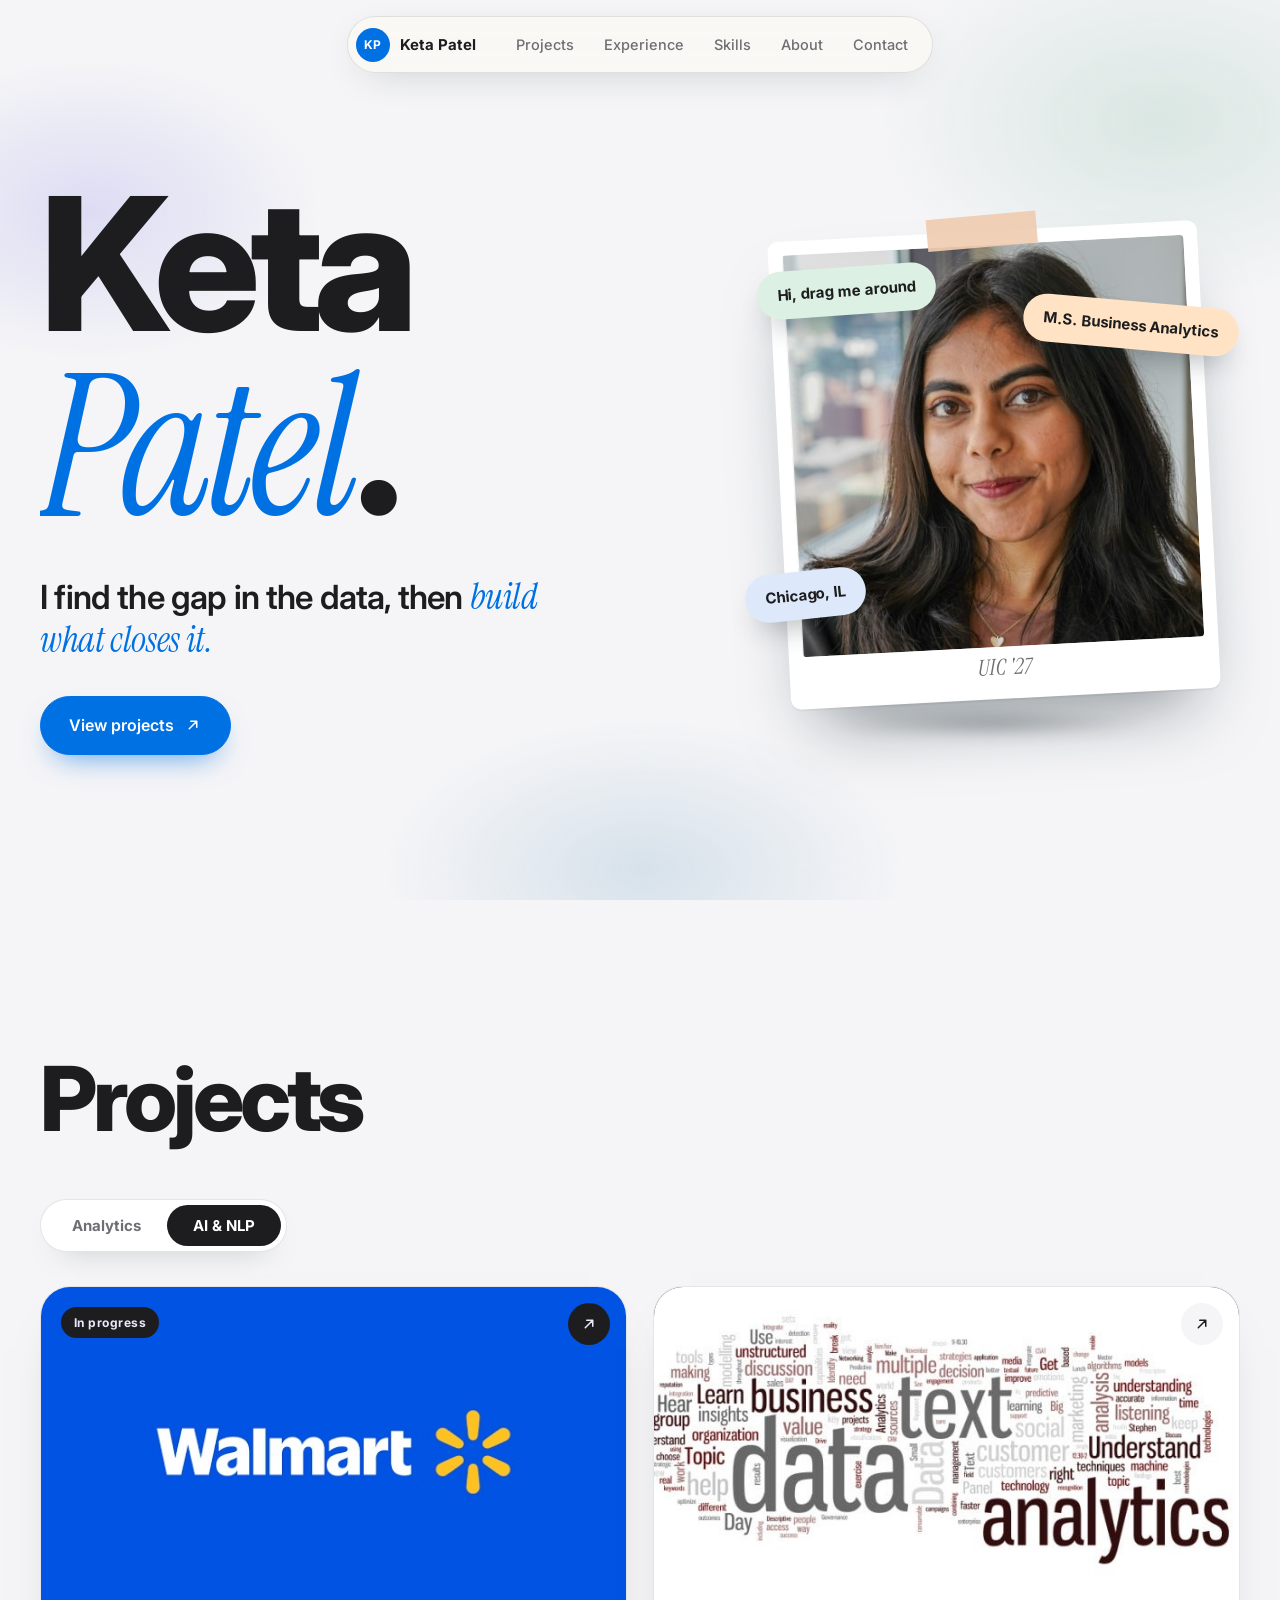
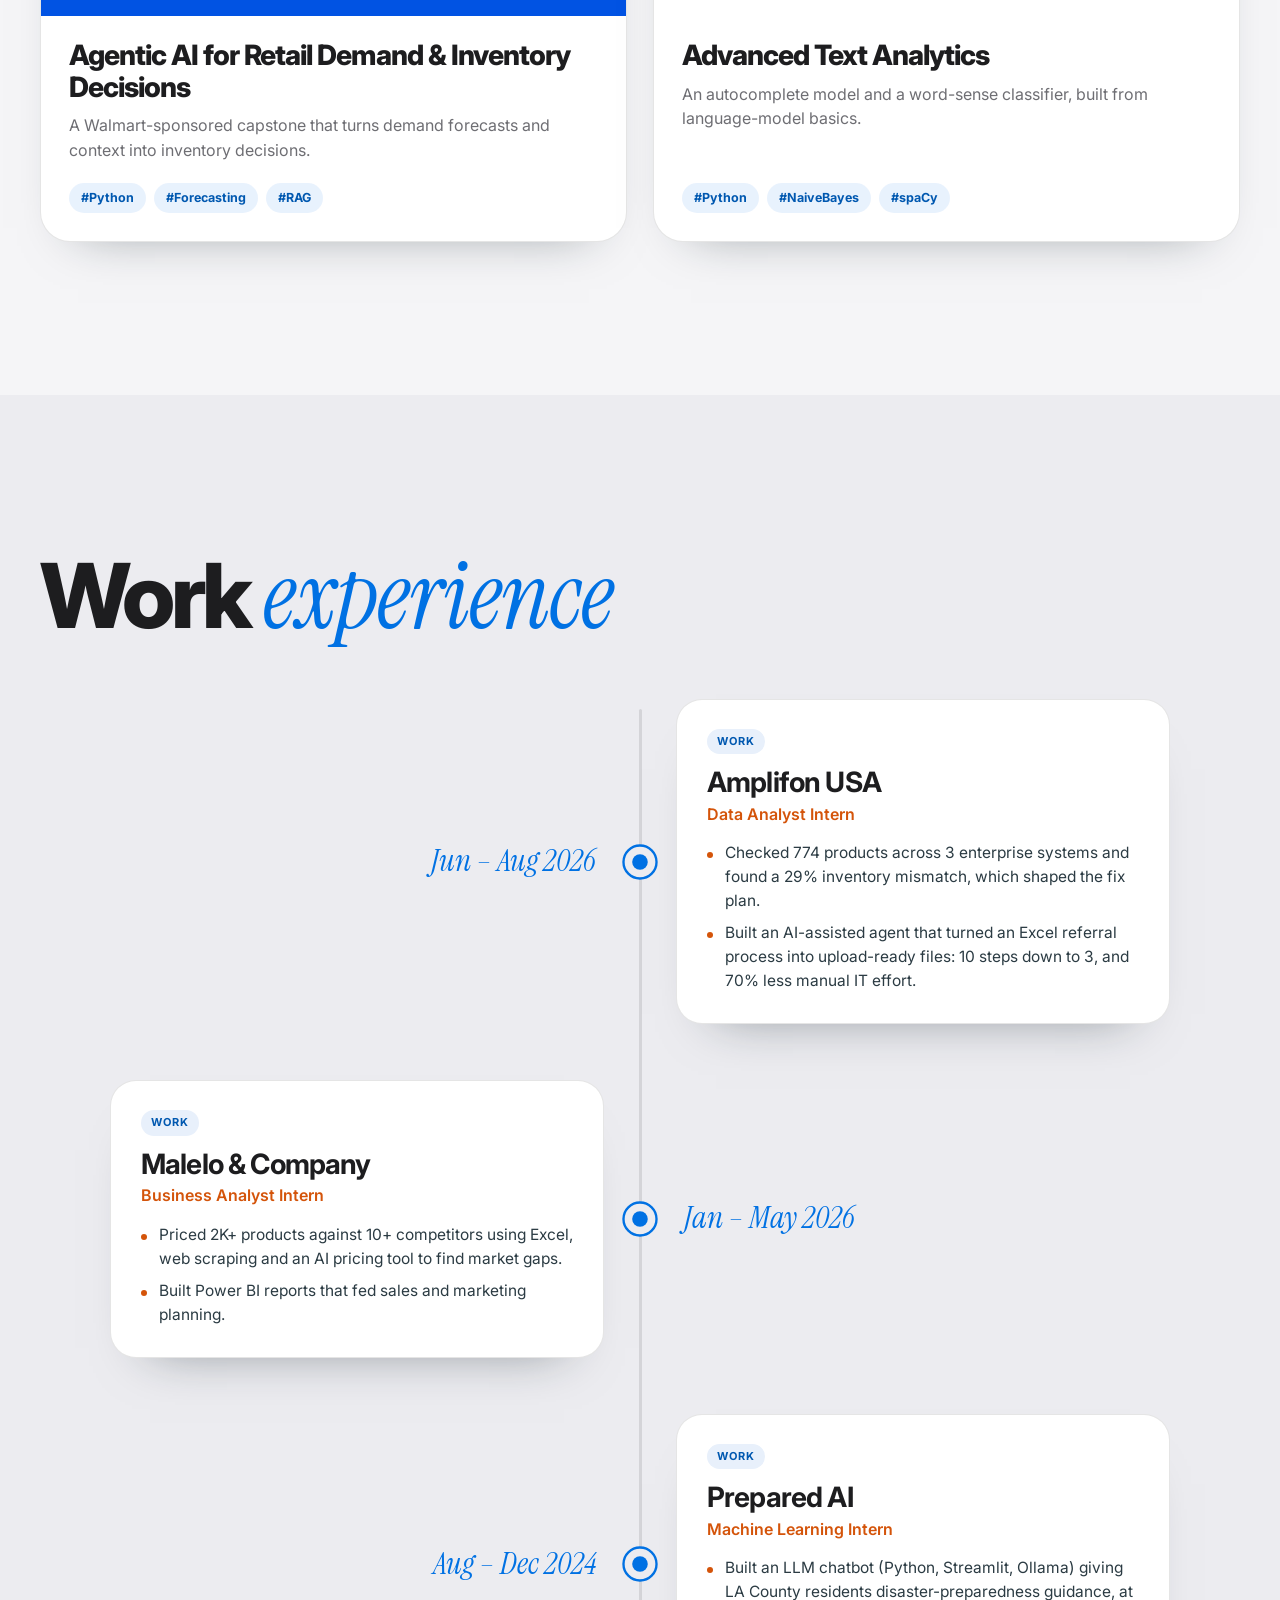
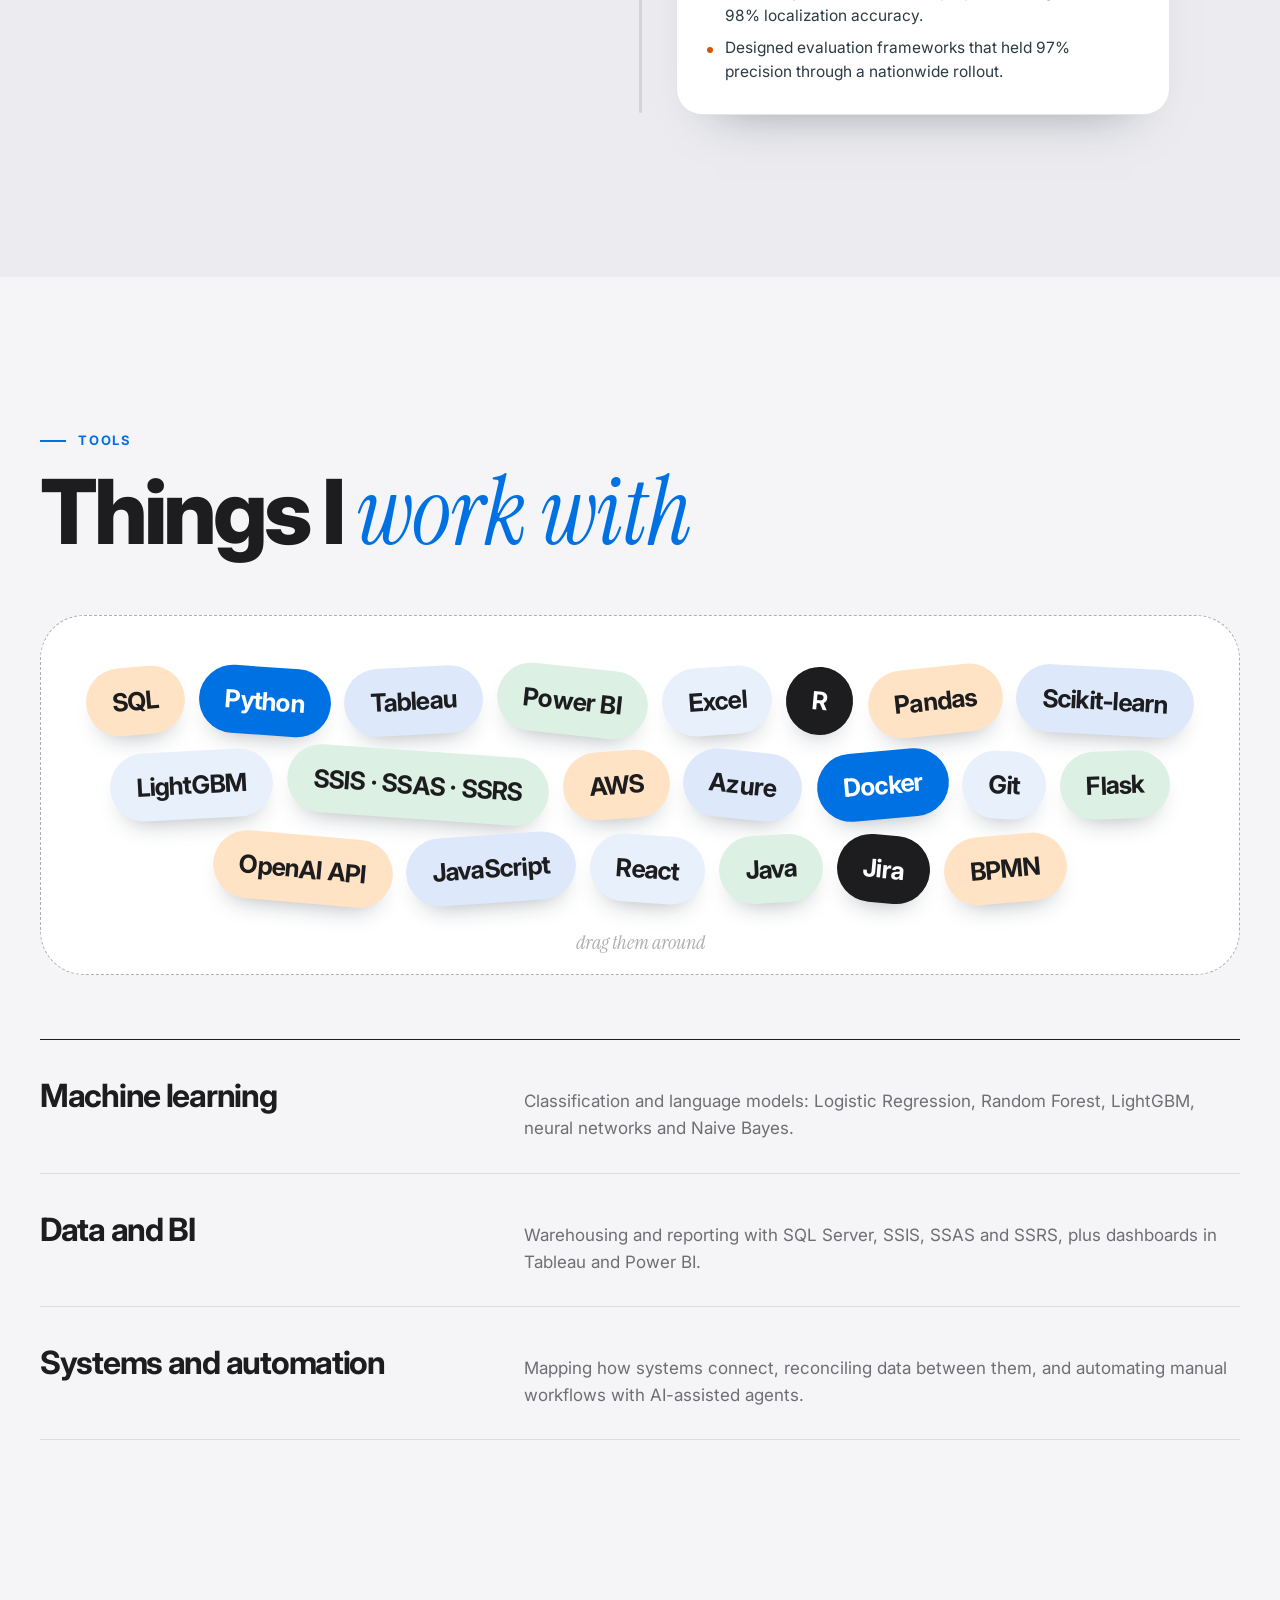
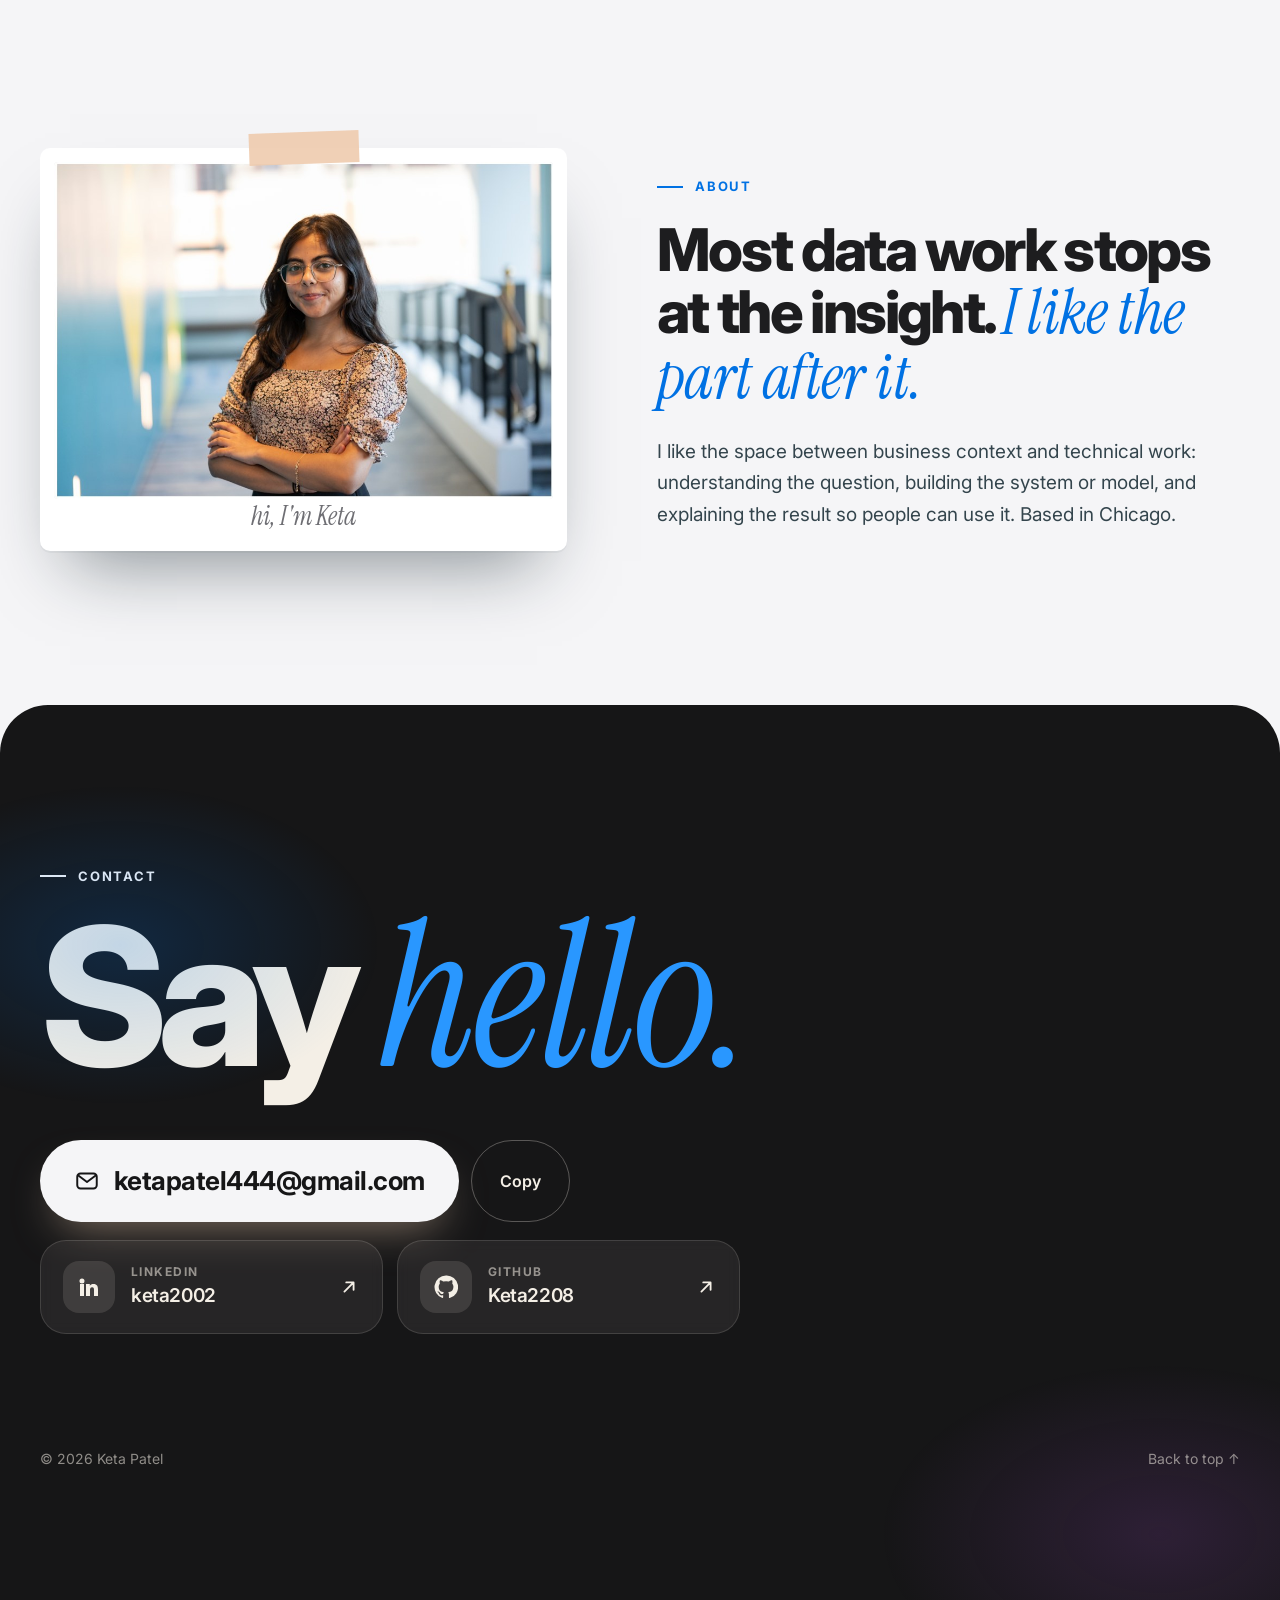
<file: index.html>
<!DOCTYPE html>
<html lang="en">
<head>
  <meta charset="UTF-8">
  <meta name="viewport" content="width=device-width, initial-scale=1.0">
  <meta name="description" content="Keta Patel: business analytics, data, and automation. MS Business Analytics at UIC.">
  <meta property="og:title" content="Keta Patel">
  <meta property="og:description" content="I find the gap in the data, then build what closes it.">
  <title>Keta Patel | Business Analytics</title>
  <script>document.documentElement.classList.add("js");</script>
  <link rel="preconnect" href="https://fonts.googleapis.com">
  <link rel="preconnect" href="https://fonts.gstatic.com" crossorigin>
  <link href="https://fonts.googleapis.com/css2?family=Inter:wght@400;500;600;700;800&family=Instrument+Serif:ital@0;1&display=swap" rel="stylesheet">
  <link rel="stylesheet" href="styles.css?v=5">
</head>
<body>
  <div class="intro" aria-hidden="true">
    <div class="intro-panel a"></div><div class="intro-panel b"></div>
    <div class="intro-word"><span>Keta</span> <em>Patel</em></div>
  </div>
  <div class="progress" aria-hidden="true"></div>
  <div class="cursor" aria-hidden="true"></div><div class="cursor-dot" aria-hidden="true"></div>

  <header class="nav" id="nav">
    <nav class="nav-pill" aria-label="Primary">
      <a class="brand" href="#top"><span class="mono">KP</span><span class="brand-name">Keta Patel</span></a>
      <ul>
        <li><a href="#projects">Projects</a></li>
        <li><a href="#experience">Experience</a></li>
        <li><a href="#skills">Skills</a></li>
        <li><a href="#about">About</a></li>
        <li><a href="#contact">Contact</a></li>
      </ul>
    </nav>
  </header>

  <main id="top">
    <!-- HERO -->
    <section class="hero">
      <div class="blobs" aria-hidden="true"><i class="bl b1" data-depth="10"></i><i class="bl b2" data-depth="-14"></i><i class="bl b3" data-depth="18"></i></div>
      <div class="wrap hero-grid">
        <div class="hero-copy">
          <h1 class="hero-name"><span class="line"><span class="ln">Keta</span></span><span class="line"><span class="ln serif">Patel<b class="dot">.</b></span></span></h1>
          <p class="hook rv" style="--d:.5s">I find the gap in the data, then <em>build what closes it.</em></p>
          <div class="hero-cta rv" style="--d:.65s">
            <a class="btn primary magnetic" href="#projects" data-cursor="View">View projects
              <svg viewBox="0 0 24 24" aria-hidden="true"><path d="M7 17 17 7M9 7h8v8" fill="none" stroke="currentColor" stroke-width="2" stroke-linecap="round" stroke-linejoin="round"/></svg>
            </a>
          </div>
        </div>
        <div class="hero-photo" data-depth="-26">
          <figure class="polaroid">
            <span class="tape"></span>
            <div class="ph"><img src="assets/keta-portrait.jpg" alt="Portrait of Keta Patel" width="400" height="400" fetchpriority="high"></div>
            <figcaption>UIC '27</figcaption>
          </figure>
          <span class="sticker s-a drag" data-depth="16">Chicago, IL</span>
          <span class="sticker s-b drag" data-depth="-12">M.S. Business Analytics</span>
          <span class="sticker s-c drag" data-depth="22">Hi, drag me around</span>
        </div>
      </div>
    </section>

    <!-- PROJECTS -->
    <section class="section" id="projects">
      <div class="wrap">
        <header class="sec-head rv"><h2>Projects</h2></header>
        <div class="rv"><div class="ptabs" role="tablist" aria-label="Project type"><span class="pind"></span><button role="tab" aria-selected="false" data-tab="0">Analytics</button><button role="tab" aria-selected="true" data-tab="1">AI &amp; NLP</button></div></div>
        <div class="ppanel" data-panel="0" hidden><div class="pgrid n3"><article class="pcard rv" style="--d:0.00s" tabindex="0" role="button" aria-label="Read the full project: Southwest vs. American Airlines: Competitive Performance" data-cursor="Open" data-href="southwest.html"><div class="pvis th-teal"><svg viewBox="0 0 400 200" role="img" aria-label="Hub and spoke network next to a point to point network"><line x1="105" y1="102" x2="105.0" y2="40.0" class="ln a"/><line x1="105" y1="102" x2="158.7" y2="71.0" class="ln a"/><line x1="105" y1="102" x2="158.7" y2="133.0" class="ln a"/><line x1="105" y1="102" x2="105.0" y2="164.0" class="ln a"/><line x1="105" y1="102" x2="51.3" y2="133.0" class="ln a"/><line x1="105" y1="102" x2="51.3" y2="71.0" class="ln a"/><circle cx="105.0" cy="40.0" r="5" class="dt a"/><circle cx="158.7" cy="71.0" r="5" class="dt a"/><circle cx="158.7" cy="133.0" r="5" class="dt a"/><circle cx="105.0" cy="164.0" r="5" class="dt a"/><circle cx="51.3" cy="133.0" r="5" class="dt a"/><circle cx="51.3" cy="71.0" r="5" class="dt a"/><circle cx="105" cy="102" r="9" class="dt a big"/><line x1="297.0" y1="40.0" x2="356.0" y2="82.8" class="ln b"/><line x1="297.0" y1="40.0" x2="333.4" y2="152.2" class="ln b"/><line x1="297.0" y1="40.0" x2="260.6" y2="152.2" class="ln b"/><line x1="297.0" y1="40.0" x2="238.0" y2="82.8" class="ln b"/><line x1="356.0" y1="82.8" x2="333.4" y2="152.2" class="ln b"/><line x1="356.0" y1="82.8" x2="260.6" y2="152.2" class="ln b"/><line x1="356.0" y1="82.8" x2="238.0" y2="82.8" class="ln b"/><line x1="333.4" y1="152.2" x2="260.6" y2="152.2" class="ln b"/><line x1="333.4" y1="152.2" x2="238.0" y2="82.8" class="ln b"/><line x1="260.6" y1="152.2" x2="238.0" y2="82.8" class="ln b"/><circle cx="297.0" cy="40.0" r="5" class="dt b"/><circle cx="356.0" cy="82.8" r="5" class="dt b"/><circle cx="333.4" cy="152.2" r="5" class="dt b"/><circle cx="260.6" cy="152.2" r="5" class="dt b"/><circle cx="238.0" cy="82.8" r="5" class="dt b"/><text x="105" y="187" class="lb">AA &middot; hub and spoke</text><text x="297" y="187" class="lb">WN &middot; point to point</text></svg><img class="pimg" src="assets/cover-southwest.jpg" alt="" loading="lazy" onerror="this.remove()"><span class="go-b" aria-hidden="true"><svg viewBox="0 0 24 24" aria-hidden="true"><path d="M7 17 17 7M9 7h8v8" fill="none" stroke="currentColor" stroke-width="2" stroke-linecap="round" stroke-linejoin="round"/></svg></span></div><div class="pbody-c"><h3>Southwest vs. American Airlines: Competitive Performance</h3><p>Benchmarked two airlines on a year of U.S. flight data to find where delays really come from.</p><div class="tags"><i>#SQL</i><i>#Python</i><i>#Tableau</i><i>#PowerBI</i></div></div></article><article class="pcard rv" style="--d:0.08s" tabindex="0" role="button" aria-label="Read the full project: Retail Data Warehouse &amp; BI System" data-cursor="Open" data-href="data-warehouse.html"><div class="pvis th-sage"><svg viewBox="0 0 400 200" role="img" aria-label="Star schema"><line x1="200" y1="100" x2="200.0" y2="38.0" class="ln a"/><line x1="200" y1="100" x2="290.9" y2="69.0" class="ln a"/><line x1="200" y1="100" x2="290.9" y2="131.0" class="ln a"/><line x1="200" y1="100" x2="200.0" y2="162.0" class="ln a"/><line x1="200" y1="100" x2="109.1" y2="131.0" class="ln a"/><line x1="200" y1="100" x2="109.1" y2="69.0" class="ln a"/><rect x="176.0" y="24.0" width="48" height="28" rx="8" class="tile t1"/><rect x="266.9" y="55.0" width="48" height="28" rx="8" class="tile t1"/><rect x="266.9" y="117.0" width="48" height="28" rx="8" class="tile t1"/><rect x="176.0" y="148.0" width="48" height="28" rx="8" class="tile t1"/><rect x="85.1" y="117.0" width="48" height="28" rx="8" class="tile t1"/><rect x="85.1" y="55.0" width="48" height="28" rx="8" class="tile t1"/><rect x="166" y="80" width="68" height="40" rx="10" class="tile t0"/><text x="200" y="105" class="tx w">Fact</text><text x="200" y="190" class="lb">1 fact table &middot; 6 dimensions</text></svg><img class="pimg" src="assets/cover-data-warehouse.jpg" alt="" loading="lazy" onerror="this.remove()"><span class="go-b" aria-hidden="true"><svg viewBox="0 0 24 24" aria-hidden="true"><path d="M7 17 17 7M9 7h8v8" fill="none" stroke="currentColor" stroke-width="2" stroke-linecap="round" stroke-linejoin="round"/></svg></span></div><div class="pbody-c"><h3>Retail Data Warehouse &amp; BI System</h3><p>A star-schema retail warehouse with ETL pipelines, OLAP cubes, and sales dashboards.</p><div class="tags"><i>#SQLServer</i><i>#SSIS</i><i>#SSAS</i><i>#SSRS</i></div></div></article><article class="pcard rv" style="--d:0.16s" tabindex="0" role="button" aria-label="Read the full project: Multi-Class Classification Pipeline" data-cursor="Open" data-href="ml-pipeline.html"><div class="pvis th-apricot"><svg viewBox="0 0 400 200" role="img" aria-label="Four models compared"><rect x="22" y="50" width="80" height="100" rx="16" class="tile t0"/><text x="62" y="96" class="tx w">Logistic</text><text x="62" y="112" class="tx w">Regression</text><rect x="114" y="50" width="80" height="100" rx="16" class="tile t1"/><text x="154" y="96" class="tx">Random</text><text x="154" y="112" class="tx">Forest</text><rect x="206" y="50" width="80" height="100" rx="16" class="tile t2"/><text x="246" y="104" class="tx">LightGBM</text><rect x="298" y="50" width="80" height="100" rx="16" class="tile t3"/><text x="338" y="104" class="tx">MLP</text></svg><img class="pimg" src="assets/cover-ml-pipeline.jpg" alt="" loading="lazy" onerror="this.remove()"><span class="go-b" aria-hidden="true"><svg viewBox="0 0 24 24" aria-hidden="true"><path d="M7 17 17 7M9 7h8v8" fill="none" stroke="currentColor" stroke-width="2" stroke-linecap="round" stroke-linejoin="round"/></svg></span></div><div class="pbody-c"><h3>Multi-Class Classification Pipeline</h3><p>Four model families compared on one shared pipeline and about 70K samples.</p><div class="tags"><i>#Python</i><i>#LightGBM</i><i>#RandomForest</i></div></div></article></div></div><div class="ppanel on" data-panel="1"><div class="pgrid n2"><article class="pcard rv" style="--d:0.00s" tabindex="0" role="button" aria-label="Read the full project: Agentic AI for Retail Demand &amp; Inventory Decisions" data-cursor="Open" data-href="walmart-capstone.html"><div class="pvis th-clay"><span class="pbadge">In progress</span><svg viewBox="0 52 400 100" role="img" aria-label="Pipeline"><rect x="24.0" y="78" width="54.0" height="50" rx="12" class="tile t1"/><text x="51.0" y="99.5" class="tx" style="font-size:10.5px">Feature</text><text x="51.0" y="112.5" class="tx" style="font-size:10.5px">analysis</text><path d="M80.0 103h14" class="ln a"/><rect x="96.0" y="78" width="54.0" height="50" rx="12" class="tile t1"/><text x="123.0" y="99.5" class="tx" style="font-size:10.5px">Model</text><text x="123.0" y="112.5" class="tx" style="font-size:10.5px">selection</text><path d="M152.0 103h14" class="ln a"/><rect x="168.0" y="78" width="54.0" height="50" rx="12" class="tile t1"/><text x="195.0" y="99.5" class="tx" style="font-size:10.5px">Cross-</text><text x="195.0" y="112.5" class="tx" style="font-size:10.5px">validation</text><path d="M224.0 103h14" class="ln a"/><rect x="240.0" y="78" width="54.0" height="50" rx="12" class="tile t1"/><text x="267.0" y="99.5" class="tx" style="font-size:10.5px">Forecast +</text><text x="267.0" y="112.5" class="tx" style="font-size:10.5px">uncertainty</text><path d="M296.0 103h14" class="ln a"/><rect x="312.0" y="78" width="54.0" height="50" rx="12" class="tile t0"/><text x="339.0" y="99.5" class="tx w" style="font-size:10.5px">Decision</text><text x="339.0" y="112.5" class="tx w" style="font-size:10.5px">support</text></svg><img class="pimg" src="assets/cover-walmart-capstone.jpg" alt="" loading="lazy" onerror="this.remove()"><span class="go-b" aria-hidden="true"><svg viewBox="0 0 24 24" aria-hidden="true"><path d="M7 17 17 7M9 7h8v8" fill="none" stroke="currentColor" stroke-width="2" stroke-linecap="round" stroke-linejoin="round"/></svg></span></div><div class="pbody-c"><h3>Agentic AI for Retail Demand &amp; Inventory Decisions</h3><p>A Walmart-sponsored capstone that turns demand forecasts and context into inventory decisions.</p><div class="tags"><i>#Python</i><i>#Forecasting</i><i>#RAG</i></div></div></article><article class="pcard rv" style="--d:0.08s" tabindex="0" role="button" aria-label="Read the full project: Advanced Text Analytics" data-cursor="Open" data-href="text-analytics.html"><div class="pvis th-navy"><svg viewBox="0 0 400 200" role="img" aria-label="Next word suggestions"><rect x="40" y="52" width="150" height="40" rx="20" class="tile t0"/><text x="115" y="77" class="tx w">They went</text><path d="M196 72h34" class="ln a"/><path d="M224 66l8 6-8 6" class="ln a" fill="none"/><rect x="242" y="38" width="90" height="32" rx="16" class="tile t1"/><text x="287" y="59" class="tx">to</text><rect x="242" y="78" width="90" height="32" rx="16" class="tile t2"/><text x="287" y="99" class="tx">on</text><rect x="242" y="118" width="90" height="32" rx="16" class="tile t3"/><text x="287" y="139" class="tx">into</text><text x="200" y="182" class="lb">trigram suggestions</text></svg><img class="pimg" src="assets/cover-text-analytics.jpg" alt="" loading="lazy" onerror="this.remove()"><span class="go-b" aria-hidden="true"><svg viewBox="0 0 24 24" aria-hidden="true"><path d="M7 17 17 7M9 7h8v8" fill="none" stroke="currentColor" stroke-width="2" stroke-linecap="round" stroke-linejoin="round"/></svg></span></div><div class="pbody-c"><h3>Advanced Text Analytics</h3><p>An autocomplete model and a word-sense classifier, built from language-model basics.</p><div class="tags"><i>#Python</i><i>#NaiveBayes</i><i>#spaCy</i></div></div></article></div></div>
      </div>
    </section>

    <!-- EXPERIENCE -->
    <section class="section tint" id="experience">
      <div class="wrap">
        <header class="sec-head rv"><h2>Work <em>experience</em></h2></header>
        <ol class="tl" id="tl">
          <li class="tl-line" aria-hidden="true"><i class="tl-fill"></i><i class="tl-dot"></i></li>
          <li class="tl-item work rv">
            <div class="tl-date">Jun &ndash; Aug 2026</div>
            <span class="tl-node" aria-hidden="true"><i></i></span>
            <div class="tl-card">
              <span class="tag">Work</span>
              <h3>Amplifon USA</h3>
              <p class="role">Data Analyst Intern</p>
              <ul><li>Checked 774 products across 3 enterprise systems and found a 29% inventory mismatch, which shaped the fix plan.</li><li>Built an AI-assisted agent that turned an Excel referral process into upload-ready files: 10 steps down to 3, and 70% less manual IT effort.</li></ul>
            </div>
          </li>
          <li class="tl-item work rv alt">
            <div class="tl-date">Jan &ndash; May 2026</div>
            <span class="tl-node" aria-hidden="true"><i></i></span>
            <div class="tl-card">
              <span class="tag">Work</span>
              <h3>Malelo &amp; Company</h3>
              <p class="role">Business Analyst Intern</p>
              <ul><li>Priced 2K+ products against 10+ competitors using Excel, web scraping and an AI pricing tool to find market gaps.</li><li>Built Power BI reports that fed sales and marketing planning.</li></ul>
            </div>
          </li>
          <li class="tl-item work rv">
            <div class="tl-date">Aug &ndash; Dec 2024</div>
            <span class="tl-node" aria-hidden="true"><i></i></span>
            <div class="tl-card">
              <span class="tag">Work</span>
              <h3>Prepared AI</h3>
              <p class="role">Machine Learning Intern</p>
              <ul><li>Built an LLM chatbot (Python, Streamlit, Ollama) giving LA County residents disaster-preparedness guidance, at 98% localization accuracy.</li><li>Designed evaluation frameworks that held 97% precision through a nationwide rollout.</li></ul>
            </div>
          </li>
        </ol>
      </div>
    </section>

    <!-- SKILLS -->
    <section class="section" id="skills">
      <div class="wrap">
        <header class="sec-head col rv"><span class="kicker">Tools</span><h2>Things I <em>work with</em></h2></header>
        <div class="board rv" id="board">
        <span class="stk k1" style="--r:-5deg">SQL</span>
        <span class="stk k2" style="--r:4deg">Python</span>
        <span class="stk k3" style="--r:-3deg">Tableau</span>
        <span class="stk k4" style="--r:6deg">Power BI</span>
        <span class="stk k5" style="--r:-4deg">Excel</span>
        <span class="stk k6" style="--r:5deg">R</span>
        <span class="stk k1" style="--r:-6deg">Pandas</span>
        <span class="stk k3" style="--r:3deg">Scikit-learn</span>
        <span class="stk k5" style="--r:-3deg">LightGBM</span>
        <span class="stk k4" style="--r:4deg">SSIS &middot; SSAS &middot; SSRS</span>
        <span class="stk k1" style="--r:-4deg">AWS</span>
        <span class="stk k3" style="--r:6deg">Azure</span>
        <span class="stk k2" style="--r:-5deg">Docker</span>
        <span class="stk k5" style="--r:3deg">Git</span>
        <span class="stk k4" style="--r:-2deg">Flask</span>
        <span class="stk k1" style="--r:5deg">OpenAI API</span>
        <span class="stk k3" style="--r:-4deg">JavaScript</span>
        <span class="stk k5" style="--r:4deg">React</span>
        <span class="stk k4" style="--r:-3deg">Java</span>
        <span class="stk k6" style="--r:5deg">Jira</span>
        <span class="stk k1" style="--r:-5deg">BPMN</span>
          <p class="hint">drag them around</p>
        </div>
        <div class="caps">
          <div class="cap-row rv"><h3>Machine learning</h3><p>Classification and language models: Logistic Regression, Random Forest, LightGBM, neural networks and Naive Bayes.</p></div>
          <div class="cap-row rv"><h3>Data and BI</h3><p>Warehousing and reporting with SQL Server, SSIS, SSAS and SSRS, plus dashboards in Tableau and Power BI.</p></div>
          <div class="cap-row rv"><h3>Systems and automation</h3><p>Mapping how systems connect, reconciling data between them, and automating manual workflows with AI-assisted agents.</p></div>
        </div>
      </div>
    </section>

    <!-- ABOUT -->
    <section class="section about" id="about">
      <div class="wrap about-grid">
        <figure class="polaroid wide rv">
          <span class="tape"></span>
          <div class="ph"><img src="assets/keta-professional.jpg" alt="Keta Patel standing with arms crossed in a bright, modern hallway" width="926" height="626" loading="lazy"></div>
          <figcaption>hi, I'm Keta</figcaption>
        </figure>
        <div class="about-copy">
          <span class="kicker rv">About</span>
          <h2 class="about-h rv" style="--d:.08s">Most data work stops at the insight. <em>I like the part after it.</em></h2>
          <p class="rv" style="--d:.16s">I like the space between business context and technical work: understanding the question, building the system or model, and explaining the result so people can use it. Based in Chicago.</p>
        </div>
      </div>
    </section>

    <!-- CONTACT -->
    <section class="section dark contact" id="contact">
      <div class="blobs" aria-hidden="true"><i class="bl c1" data-depth="12"></i><i class="bl c2" data-depth="-16"></i></div>
      <div class="wrap">
        <span class="kicker rv">Contact</span>
        <h2 class="big rv">Say <em>hello.</em></h2>
        <div class="mailbar rv">
          <a class="mailbtn magnetic" href="mailto:ketapatel444@gmail.com" data-cursor="Send"><svg viewBox="0 0 24 24" fill="none" stroke="currentColor" stroke-width="1.8" stroke-linecap="round" stroke-linejoin="round"><rect x="3" y="5" width="18" height="14" rx="3"/><path d="m4 7 8 6 8-6"/></svg><span>ketapatel444@gmail.com</span></a>
          <button class="copybtn" type="button" id="copy" aria-label="Copy email address">Copy</button>
        </div>
        <div class="ctiles">
          <a class="ctile rv magnetic" style="--d:0.05s" href="https://www.linkedin.com/in/keta2002" target="_blank" rel="noopener" data-cursor="Open"><span class="ico"><svg viewBox="0 0 24 24" fill="currentColor"><path d="M4.98 3.5a2.5 2.5 0 1 1 0 5 2.5 2.5 0 0 1 0-5zM3 9h4v12H3zM9 9h3.8v1.7h.1C13.4 9.7 14.8 9 16.5 9 20 9 21 11.3 21 14.5V21h-4v-5.6c0-1.4 0-3.1-1.9-3.1S13 13.8 13 15.3V21H9z"/></svg></span><span class="ctxt"><small>LinkedIn</small><b>keta2002</b></span><svg class="arr" viewBox="0 0 24 24"><path d="M7 17 17 7M9 7h8v8" fill="none" stroke="currentColor" stroke-width="2" stroke-linecap="round" stroke-linejoin="round"/></svg></a>
          <a class="ctile rv magnetic" style="--d:0.12s" href="https://github.com/Keta2208" target="_blank" rel="noopener" data-cursor="Open"><span class="ico"><svg viewBox="0 0 24 24" fill="currentColor"><path d="M12 .5a11.5 11.5 0 0 0-3.64 22.41c.58.1.79-.25.79-.56v-2c-3.2.7-3.88-1.37-3.88-1.37-.52-1.33-1.28-1.69-1.28-1.69-1.05-.72.08-.7.08-.7 1.16.08 1.77 1.19 1.77 1.19 1.03 1.77 2.7 1.26 3.36.96.1-.75.4-1.26.73-1.55-2.55-.29-5.24-1.28-5.24-5.69 0-1.26.45-2.28 1.19-3.09-.12-.29-.52-1.46.11-3.05 0 0 .97-.31 3.17 1.18a11 11 0 0 1 5.78 0c2.2-1.49 3.17-1.18 3.17-1.18.63 1.59.23 2.76.11 3.05.74.81 1.19 1.83 1.19 3.09 0 4.42-2.69 5.39-5.25 5.68.41.36.78 1.06.78 2.14v3.17c0 .31.21.67.8.56A11.5 11.5 0 0 0 12 .5z"/></svg></span><span class="ctxt"><small>GitHub</small><b>Keta2208</b></span><svg class="arr" viewBox="0 0 24 24"><path d="M7 17 17 7M9 7h8v8" fill="none" stroke="currentColor" stroke-width="2" stroke-linecap="round" stroke-linejoin="round"/></svg></a>
        </div>
        <footer class="foot"><span>&copy; 2026 Keta Patel</span><a href="#top">Back to top &uarr;</a></footer>
      </div>
    </section>
  </main>

  <dialog class="pdlg" id="pdlg" aria-label="Project details">
    <button class="x" type="button" aria-label="Close">&times;</button>
    <div class="pbody"></div>
  </dialog>

  <script src="cursor.js?v=10"></script>
  <script src="script.js?v=10"></script>
</body>
</html>
</file>
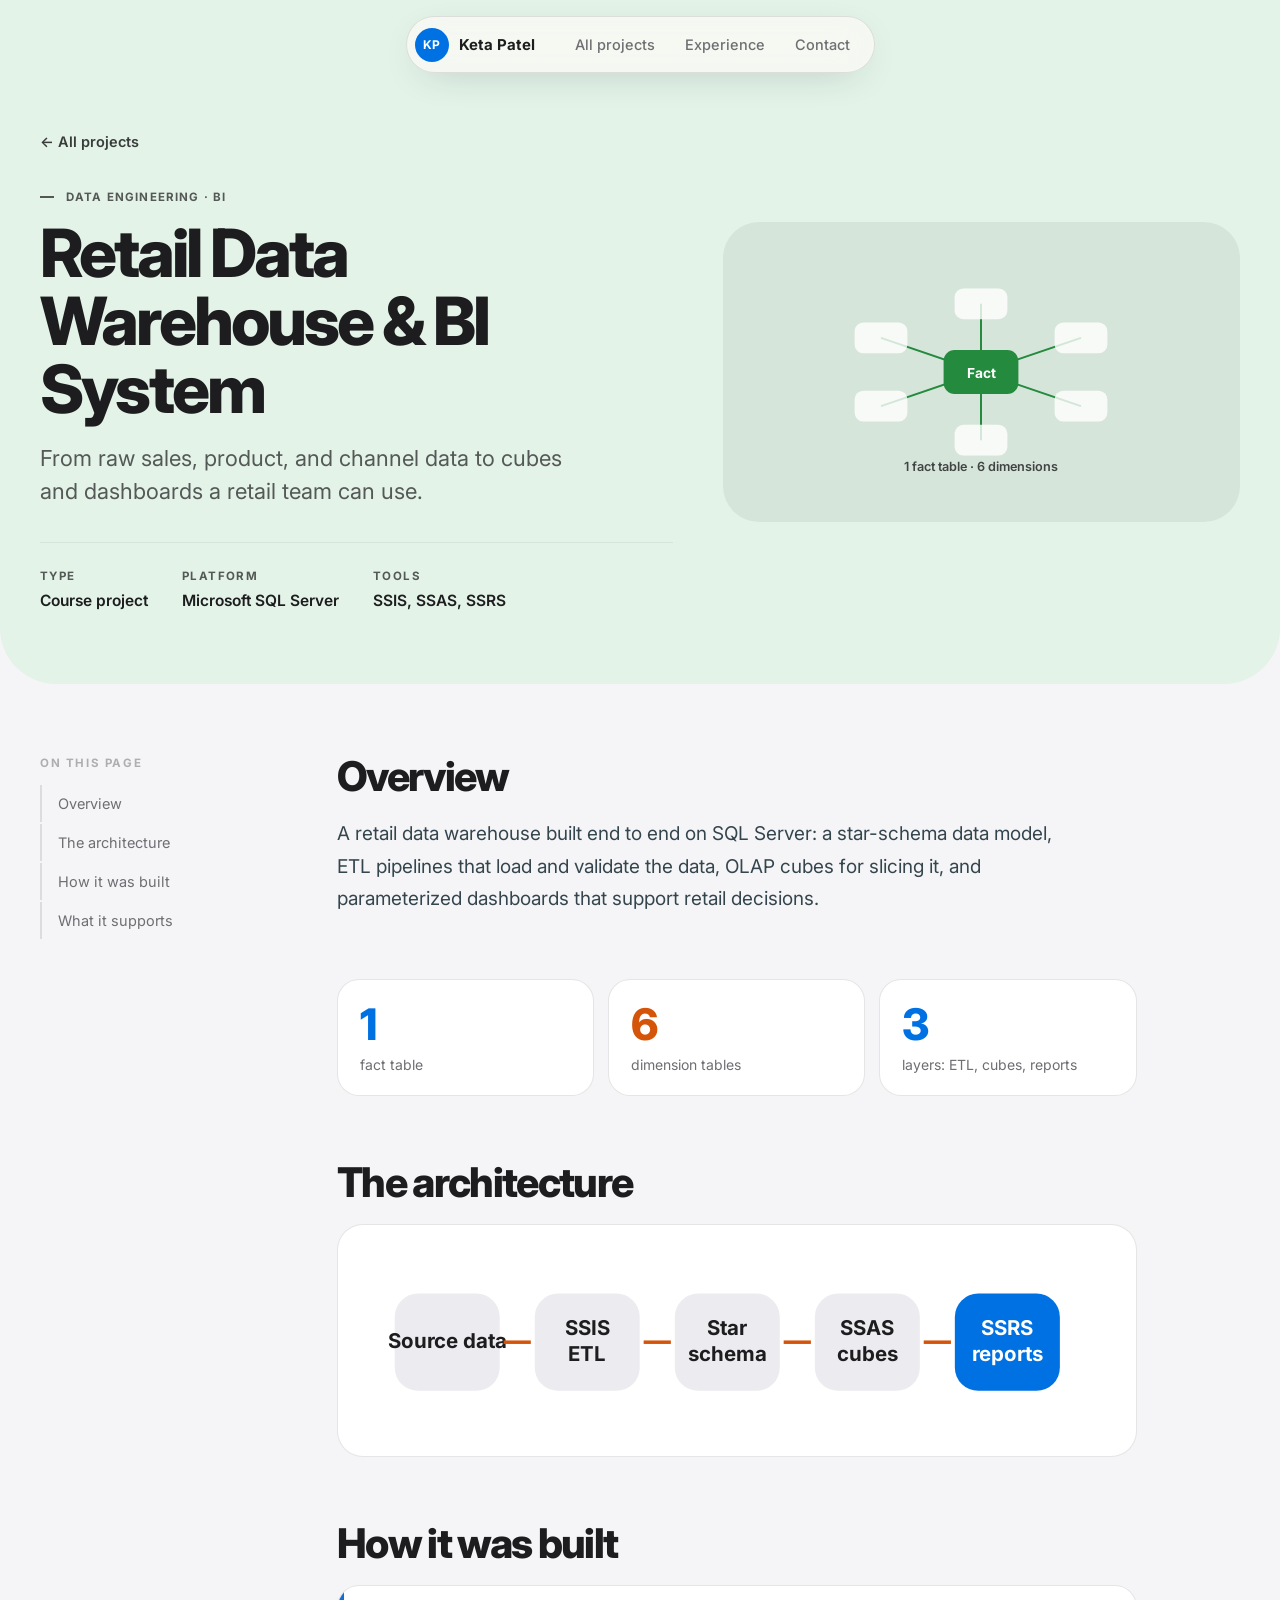
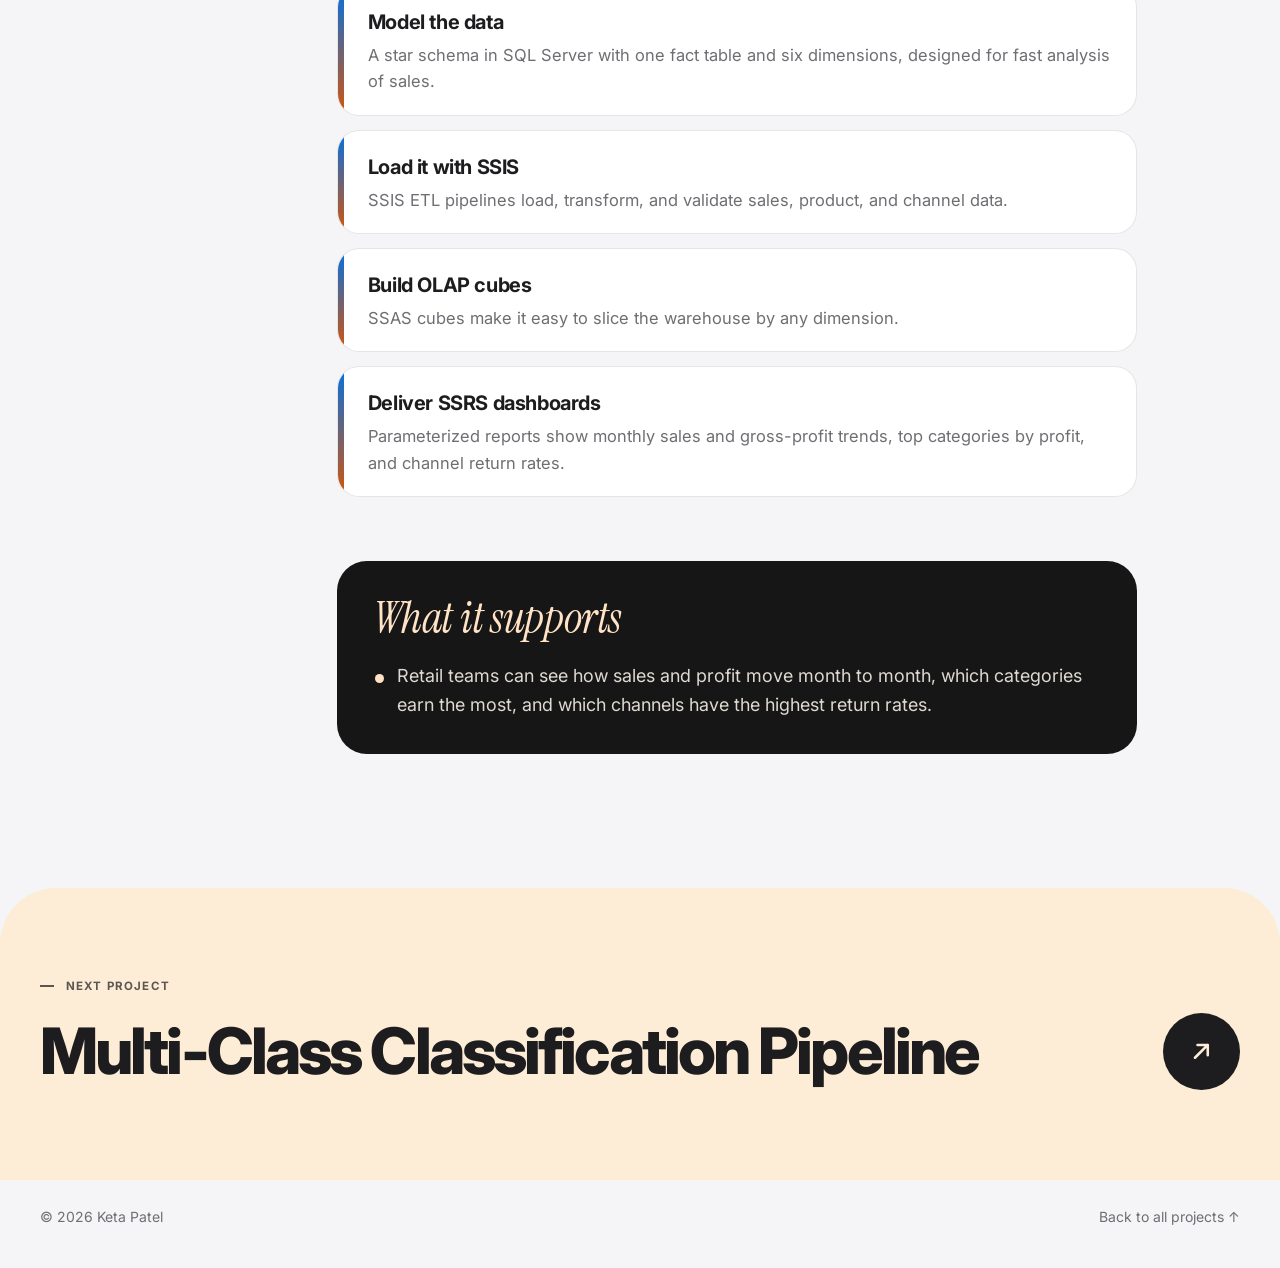
<file: data-warehouse.html>
<!DOCTYPE html>
<html lang="en">
<head>
  <meta charset="UTF-8">
  <meta name="viewport" content="width=device-width, initial-scale=1.0">
  <title>Retail Data Warehouse & BI System | Keta Patel</title>
  <meta name="description" content="From raw sales, product, and channel data to cubes and dashboards a retail team can use.">
  <script>document.documentElement.classList.add("js");</script>
  <link rel="preconnect" href="https://fonts.googleapis.com">
  <link rel="preconnect" href="https://fonts.gstatic.com" crossorigin>
  <link href="https://fonts.googleapis.com/css2?family=Inter:wght@400;500;600;700;800&family=Instrument+Serif:ital@0;1&display=swap" rel="stylesheet">
  <link rel="stylesheet" href="styles.css?v=9">
</head>
<body class="proj">
  <div class="progress" aria-hidden="true"></div>
  <header class="nav" id="nav">
    <nav class="nav-pill" aria-label="Primary">
      <a class="brand" href="index.html"><span class="mono">KP</span><span class="brand-name">Keta Patel</span></a>
      <ul><li><a href="index.html#projects">All projects</a></li><li><a href="index.html#experience">Experience</a></li><li><a href="index.html#contact">Contact</a></li></ul>
    </nav>
  </header>
  <main>
    <header class="phd th-sage">
      <div class="wrap ph-in">
        <div class="ph-copy">
          <a class="back" href="index.html#projects">&larr; All projects</a>
          <span class="kicker sm">Data engineering &middot; BI</span>
          <h1>Retail Data Warehouse &amp; BI System</h1>
          <p class="ph-lead">From raw sales, product, and channel data to cubes and dashboards a retail team can use.</p>
          <dl class="meta"><div><dt>Type</dt><dd>Course project</dd></div><div><dt>Platform</dt><dd>Microsoft SQL Server</dd></div><div><dt>Tools</dt><dd>SSIS, SSAS, SSRS</dd></div></dl>
        </div>
        <div class="ph-art"><svg viewBox="0 0 400 200" role="img" aria-label="Star schema"><line x1="200" y1="100" x2="200.0" y2="38.0" class="ln a"/><line x1="200" y1="100" x2="290.9" y2="69.0" class="ln a"/><line x1="200" y1="100" x2="290.9" y2="131.0" class="ln a"/><line x1="200" y1="100" x2="200.0" y2="162.0" class="ln a"/><line x1="200" y1="100" x2="109.1" y2="131.0" class="ln a"/><line x1="200" y1="100" x2="109.1" y2="69.0" class="ln a"/><rect x="176.0" y="24.0" width="48" height="28" rx="8" class="tile t1"/><rect x="266.9" y="55.0" width="48" height="28" rx="8" class="tile t1"/><rect x="266.9" y="117.0" width="48" height="28" rx="8" class="tile t1"/><rect x="176.0" y="148.0" width="48" height="28" rx="8" class="tile t1"/><rect x="85.1" y="117.0" width="48" height="28" rx="8" class="tile t1"/><rect x="85.1" y="55.0" width="48" height="28" rx="8" class="tile t1"/><rect x="166" y="80" width="68" height="40" rx="10" class="tile t0"/><text x="200" y="105" class="tx w">Fact</text><text x="200" y="190" class="lb">1 fact table &middot; 6 dimensions</text></svg></div>
      </div>
    </header>
    <div class="wrap pbody2">
      <aside class="toc" aria-label="On this page"><span>On this page</span><a href="#s0">Overview</a><a href="#s2">The architecture</a><a href="#s3">How it was built</a><a href="#s4">What it supports</a></aside>
      <div class="pcontent">
        <section class="ps rv" id="s0"><h2>Overview</h2><p>A retail data warehouse built end to end on SQL Server: a star-schema data model, ETL pipelines that load and validate the data, OLAP cubes for slicing it, and parameterized dashboards that support retail decisions.</p></section><div class="stats rv" style="--n:3"><div class="st"><b>1</b><span>fact table</span></div><div class="st"><b>6</b><span>dimension tables</span></div><div class="st"><b>3</b><span>layers: ETL, cubes, reports</span></div></div><section class="ps rv" id="s2"><h2>The architecture</h2><div class="flowart"><svg viewBox="0 52 400 100" role="img" aria-label="Pipeline"><rect x="24.0" y="78" width="54.0" height="50" rx="12" class="tile t1"/><text x="51.0" y="106.0" class="tx" style="font-size:10.5px">Source data</text><path d="M80.0 103h14" class="ln a"/><rect x="96.0" y="78" width="54.0" height="50" rx="12" class="tile t1"/><text x="123.0" y="99.5" class="tx" style="font-size:10.5px">SSIS</text><text x="123.0" y="112.5" class="tx" style="font-size:10.5px">ETL</text><path d="M152.0 103h14" class="ln a"/><rect x="168.0" y="78" width="54.0" height="50" rx="12" class="tile t1"/><text x="195.0" y="99.5" class="tx" style="font-size:10.5px">Star</text><text x="195.0" y="112.5" class="tx" style="font-size:10.5px">schema</text><path d="M224.0 103h14" class="ln a"/><rect x="240.0" y="78" width="54.0" height="50" rx="12" class="tile t1"/><text x="267.0" y="99.5" class="tx" style="font-size:10.5px">SSAS</text><text x="267.0" y="112.5" class="tx" style="font-size:10.5px">cubes</text><path d="M296.0 103h14" class="ln a"/><rect x="312.0" y="78" width="54.0" height="50" rx="12" class="tile t0"/><text x="339.0" y="99.5" class="tx w" style="font-size:10.5px">SSRS</text><text x="339.0" y="112.5" class="tx w" style="font-size:10.5px">reports</text></svg></div></section><section class="ps rv" id="s3"><h2>How it was built</h2><ol class="steps"><li><div><h3>Model the data</h3><p>A star schema in SQL Server with one fact table and six dimensions, designed for fast analysis of sales.</p></div></li><li><div><h3>Load it with SSIS</h3><p>SSIS ETL pipelines load, transform, and validate sales, product, and channel data.</p></div></li><li><div><h3>Build OLAP cubes</h3><p>SSAS cubes make it easy to slice the warehouse by any dimension.</p></div></li><li><div><h3>Deliver SSRS dashboards</h3><p>Parameterized reports show monthly sales and gross-profit trends, top categories by profit, and channel return rates.</p></div></li></ol></section><section class="ps callout rv" id="s4"><h2>What it supports</h2><ul class='dots'><li>Retail teams can see how sales and profit move month to month, which categories earn the most, and which channels have the highest return rates.</li></ul></section>
      </div>
    </div>
    <section class="next th-apricot">
      <div class="wrap">
        <span class="kicker sm">Next project</span>
        <a class="next-a" href="ml-pipeline.html"><span>Multi-Class Classification Pipeline</span><i class="go-b"><svg viewBox="0 0 24 24" aria-hidden="true"><path d="M7 17 17 7M9 7h8v8" fill="none" stroke="currentColor" stroke-width="2" stroke-linecap="round" stroke-linejoin="round"/></svg></i></a>
      </div>
    </section>
  </main>
  <footer class="pfoot wrap"><span>&copy; 2026 Keta Patel</span><a href="index.html#projects">Back to all projects &uarr;</a></footer>
  <script src="cursor.js?v=10"></script>
  <script src="project.js?v=9"></script>
</body>
</html>
</file>
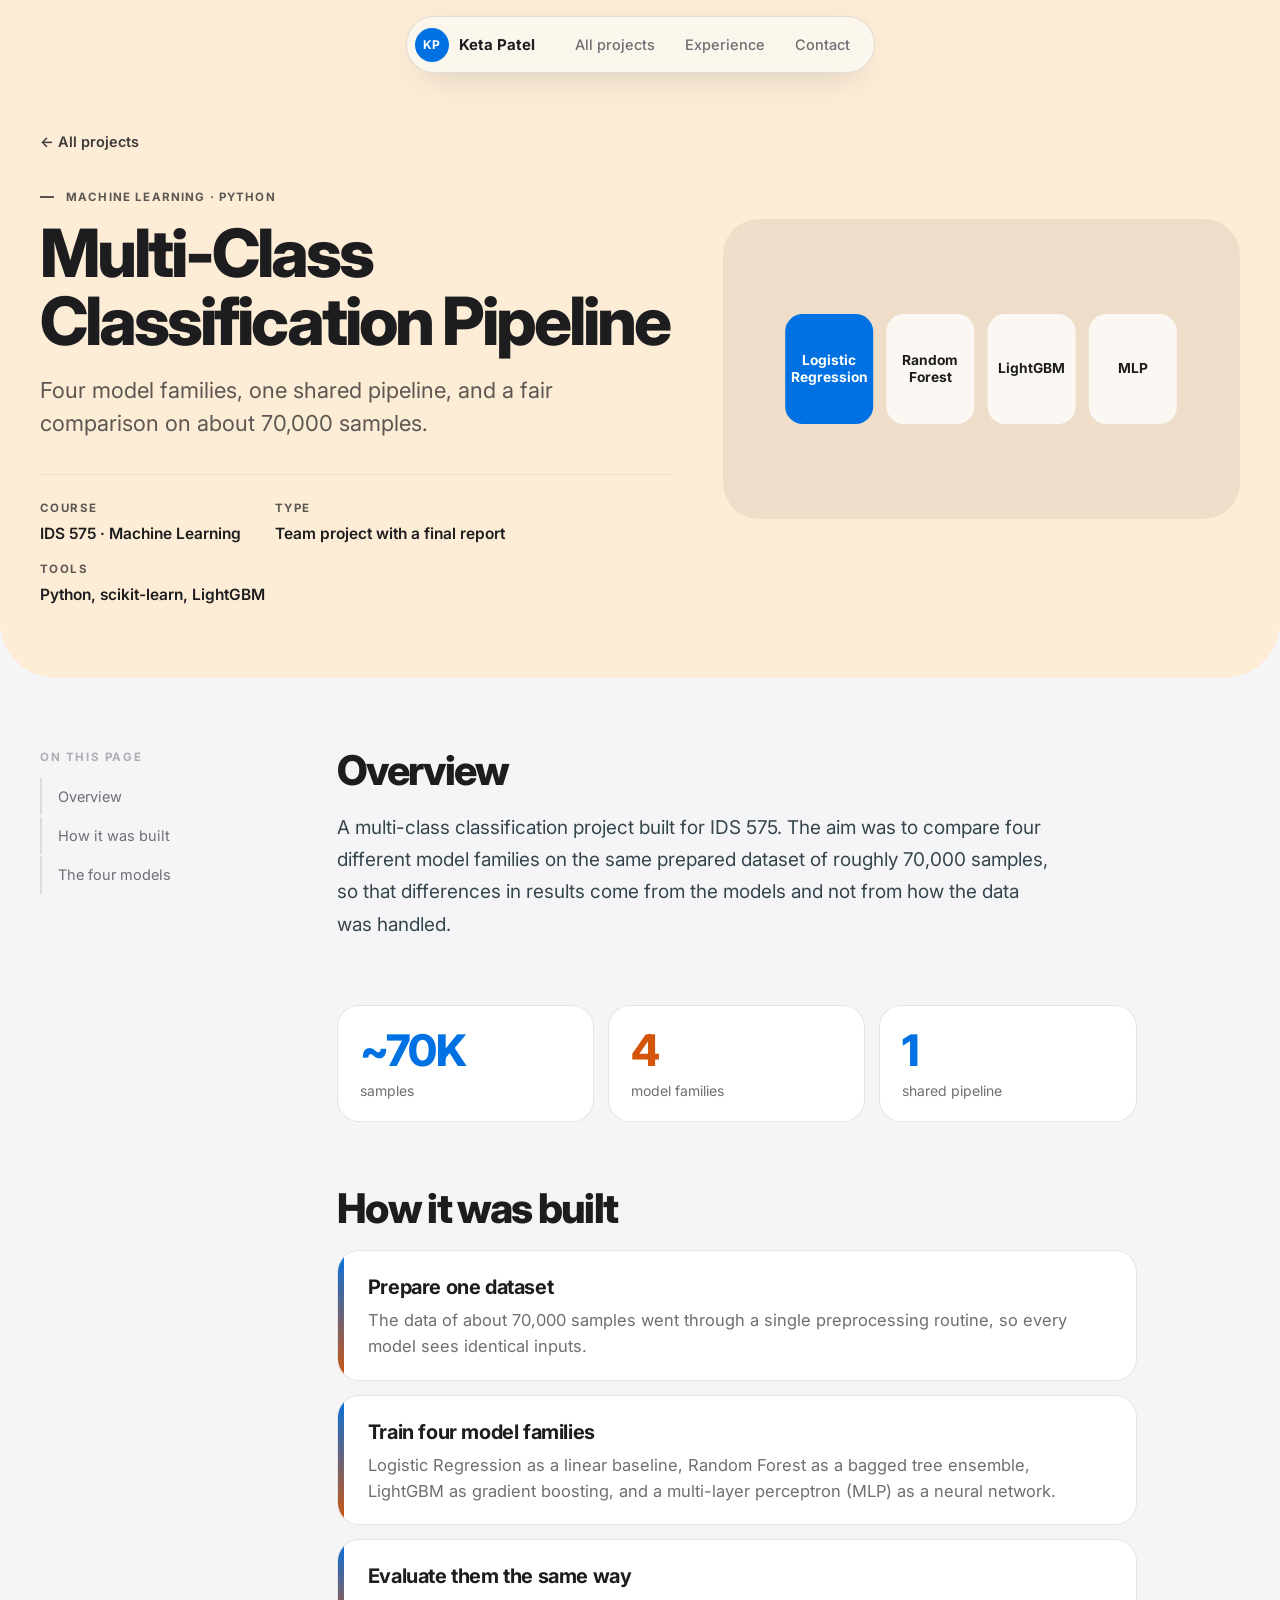
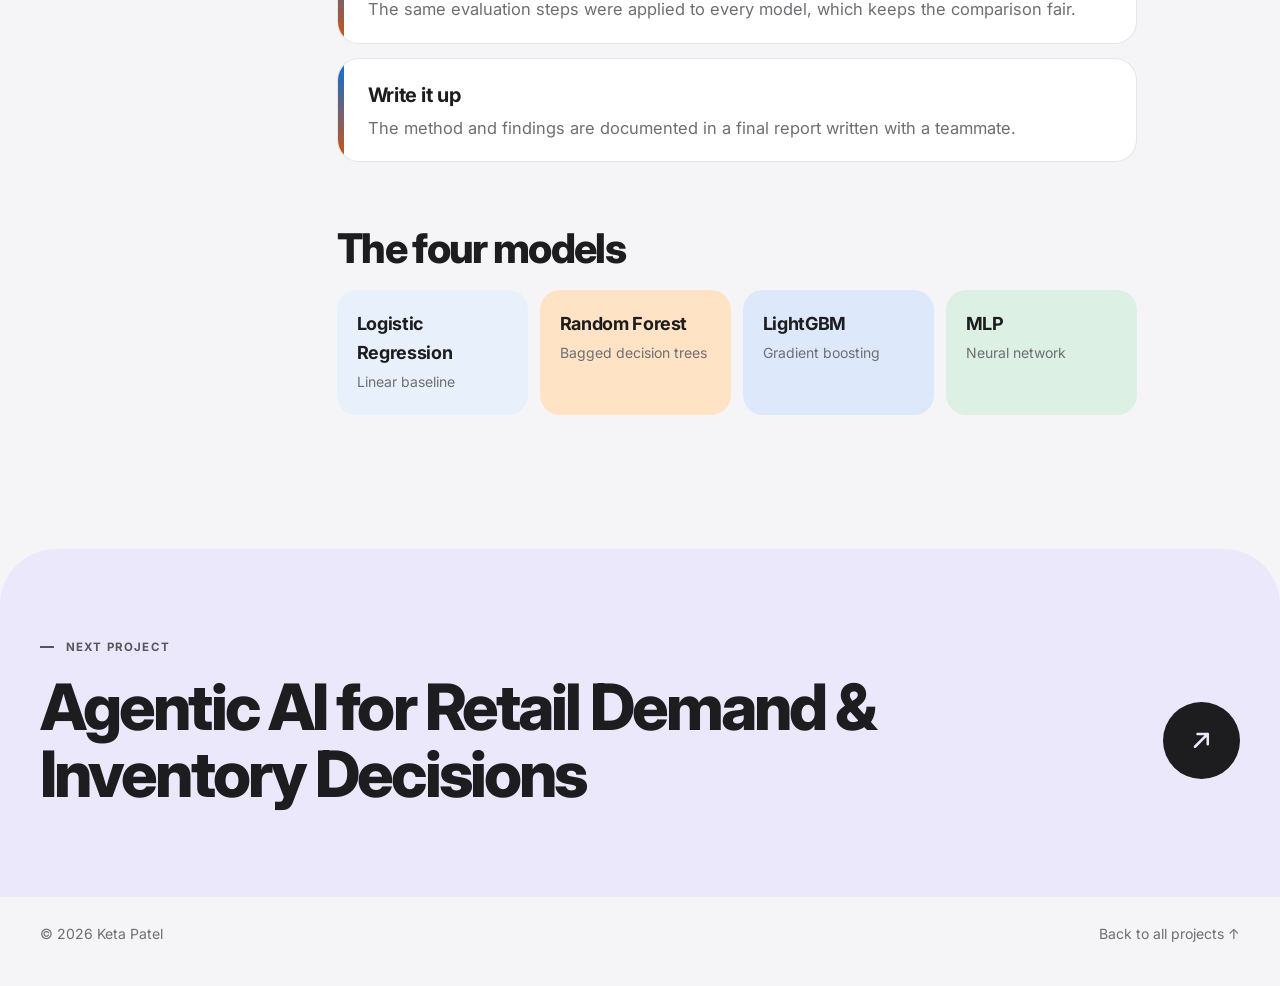
<file: ml-pipeline.html>
<!DOCTYPE html>
<html lang="en">
<head>
  <meta charset="UTF-8">
  <meta name="viewport" content="width=device-width, initial-scale=1.0">
  <title>Multi-Class Classification Pipeline | Keta Patel</title>
  <meta name="description" content="Four model families, one shared pipeline, and a fair comparison on about 70,000 samples.">
  <script>document.documentElement.classList.add("js");</script>
  <link rel="preconnect" href="https://fonts.googleapis.com">
  <link rel="preconnect" href="https://fonts.gstatic.com" crossorigin>
  <link href="https://fonts.googleapis.com/css2?family=Inter:wght@400;500;600;700;800&family=Instrument+Serif:ital@0;1&display=swap" rel="stylesheet">
  <link rel="stylesheet" href="styles.css?v=9">
</head>
<body class="proj">
  <div class="progress" aria-hidden="true"></div>
  <header class="nav" id="nav">
    <nav class="nav-pill" aria-label="Primary">
      <a class="brand" href="index.html"><span class="mono">KP</span><span class="brand-name">Keta Patel</span></a>
      <ul><li><a href="index.html#projects">All projects</a></li><li><a href="index.html#experience">Experience</a></li><li><a href="index.html#contact">Contact</a></li></ul>
    </nav>
  </header>
  <main>
    <header class="phd th-apricot">
      <div class="wrap ph-in">
        <div class="ph-copy">
          <a class="back" href="index.html#projects">&larr; All projects</a>
          <span class="kicker sm">Machine learning &middot; Python</span>
          <h1>Multi-Class Classification Pipeline</h1>
          <p class="ph-lead">Four model families, one shared pipeline, and a fair comparison on about 70,000 samples.</p>
          <dl class="meta"><div><dt>Course</dt><dd>IDS 575 &middot; Machine Learning</dd></div><div><dt>Type</dt><dd>Team project with a final report</dd></div><div><dt>Tools</dt><dd>Python, scikit-learn, LightGBM</dd></div></dl>
        </div>
        <div class="ph-art"><svg viewBox="0 0 400 200" role="img" aria-label="Four models compared"><rect x="22" y="50" width="80" height="100" rx="16" class="tile t0"/><text x="62" y="96" class="tx w">Logistic</text><text x="62" y="112" class="tx w">Regression</text><rect x="114" y="50" width="80" height="100" rx="16" class="tile t1"/><text x="154" y="96" class="tx">Random</text><text x="154" y="112" class="tx">Forest</text><rect x="206" y="50" width="80" height="100" rx="16" class="tile t2"/><text x="246" y="104" class="tx">LightGBM</text><rect x="298" y="50" width="80" height="100" rx="16" class="tile t3"/><text x="338" y="104" class="tx">MLP</text></svg></div>
      </div>
    </header>
    <div class="wrap pbody2">
      <aside class="toc" aria-label="On this page"><span>On this page</span><a href="#s0">Overview</a><a href="#s2">How it was built</a><a href="#s3">The four models</a></aside>
      <div class="pcontent">
        <section class="ps rv" id="s0"><h2>Overview</h2><p>A multi-class classification project built for IDS 575. The aim was to compare four different model families on the same prepared dataset of roughly 70,000 samples, so that differences in results come from the models and not from how the data was handled.</p></section><div class="stats rv" style="--n:3"><div class="st"><b>~70K</b><span>samples</span></div><div class="st"><b>4</b><span>model families</span></div><div class="st"><b>1</b><span>shared pipeline</span></div></div><section class="ps rv" id="s2"><h2>How it was built</h2><ol class="steps"><li><div><h3>Prepare one dataset</h3><p>The data of about 70,000 samples went through a single preprocessing routine, so every model sees identical inputs.</p></div></li><li><div><h3>Train four model families</h3><p>Logistic Regression as a linear baseline, Random Forest as a bagged tree ensemble, LightGBM as gradient boosting, and a multi-layer perceptron (MLP) as a neural network.</p></div></li><li><div><h3>Evaluate them the same way</h3><p>The same evaluation steps were applied to every model, which keeps the comparison fair.</p></div></li><li><div><h3>Write it up</h3><p>The method and findings are documented in a final report written with a teammate.</p></div></li></ol></section><section class="ps rv" id="s3"><h2>The four models</h2><div class="mods"><div class="mod"><b>Logistic Regression</b><span>Linear baseline</span></div><div class="mod"><b>Random Forest</b><span>Bagged decision trees</span></div><div class="mod"><b>LightGBM</b><span>Gradient boosting</span></div><div class="mod"><b>MLP</b><span>Neural network</span></div></div></section>
      </div>
    </div>
    <section class="next th-clay">
      <div class="wrap">
        <span class="kicker sm">Next project</span>
        <a class="next-a" href="walmart-capstone.html"><span>Agentic AI for Retail Demand &amp; Inventory Decisions</span><i class="go-b"><svg viewBox="0 0 24 24" aria-hidden="true"><path d="M7 17 17 7M9 7h8v8" fill="none" stroke="currentColor" stroke-width="2" stroke-linecap="round" stroke-linejoin="round"/></svg></i></a>
      </div>
    </section>
  </main>
  <footer class="pfoot wrap"><span>&copy; 2026 Keta Patel</span><a href="index.html#projects">Back to all projects &uarr;</a></footer>
  <script src="cursor.js?v=10"></script>
  <script src="project.js?v=9"></script>
</body>
</html>
</file>
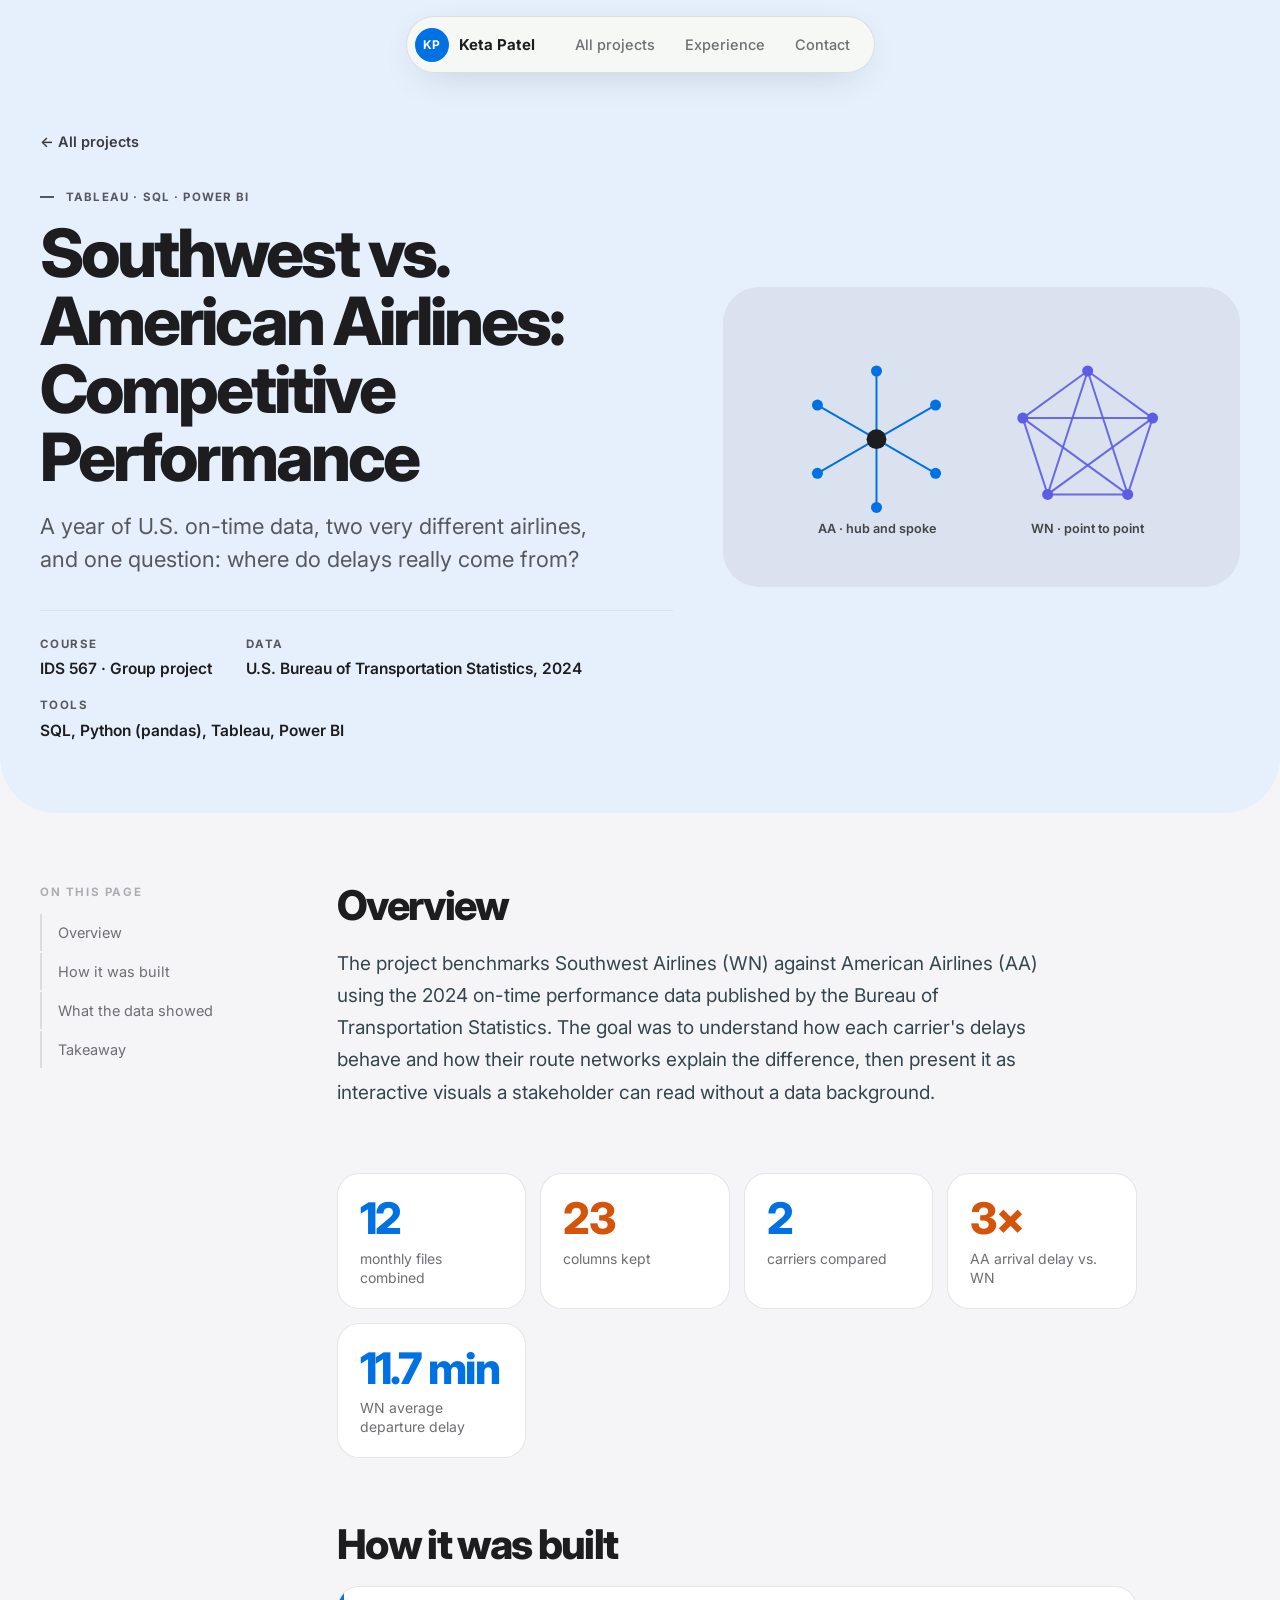
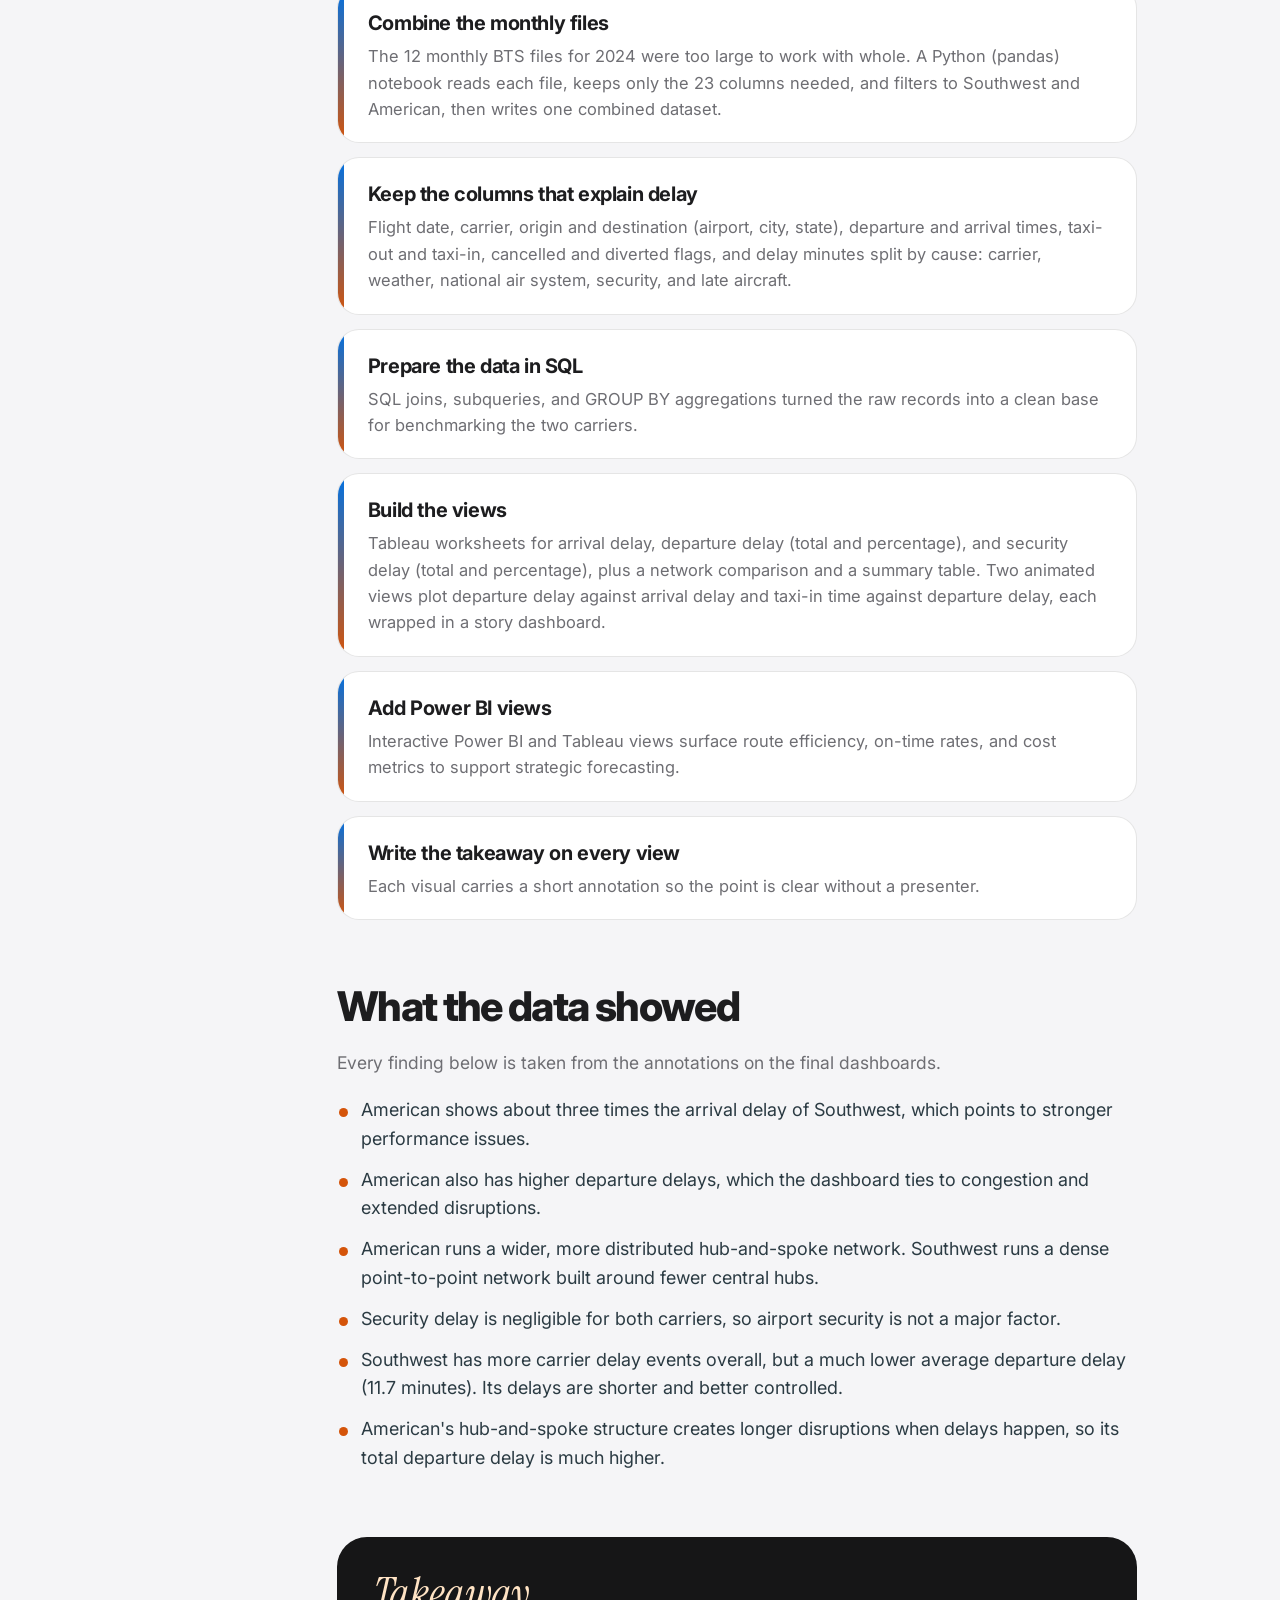
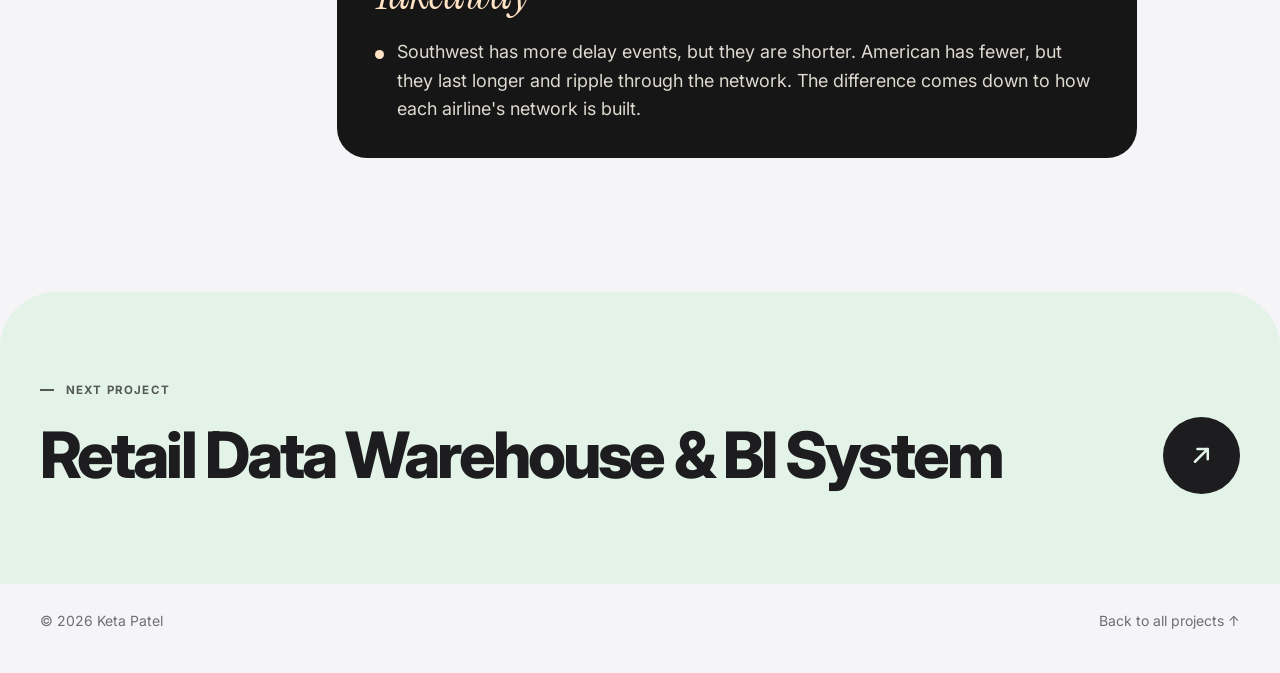
<file: southwest.html>
<!DOCTYPE html>
<html lang="en">
<head>
  <meta charset="UTF-8">
  <meta name="viewport" content="width=device-width, initial-scale=1.0">
  <title>Southwest vs. American Airlines: Competitive Performance | Keta Patel</title>
  <meta name="description" content="A year of U.S. on-time data, two very different airlines, and one question: where do delays really come from?">
  <script>document.documentElement.classList.add("js");</script>
  <link rel="preconnect" href="https://fonts.googleapis.com">
  <link rel="preconnect" href="https://fonts.gstatic.com" crossorigin>
  <link href="https://fonts.googleapis.com/css2?family=Inter:wght@400;500;600;700;800&family=Instrument+Serif:ital@0;1&display=swap" rel="stylesheet">
  <link rel="stylesheet" href="styles.css?v=9">
</head>
<body class="proj">
  <div class="progress" aria-hidden="true"></div>
  <header class="nav" id="nav">
    <nav class="nav-pill" aria-label="Primary">
      <a class="brand" href="index.html"><span class="mono">KP</span><span class="brand-name">Keta Patel</span></a>
      <ul><li><a href="index.html#projects">All projects</a></li><li><a href="index.html#experience">Experience</a></li><li><a href="index.html#contact">Contact</a></li></ul>
    </nav>
  </header>
  <main>
    <header class="phd th-teal">
      <div class="wrap ph-in">
        <div class="ph-copy">
          <a class="back" href="index.html#projects">&larr; All projects</a>
          <span class="kicker sm">Tableau &middot; SQL &middot; Power BI</span>
          <h1>Southwest vs. American Airlines: Competitive Performance</h1>
          <p class="ph-lead">A year of U.S. on-time data, two very different airlines, and one question: where do delays really come from?</p>
          <dl class="meta"><div><dt>Course</dt><dd>IDS 567 &middot; Group project</dd></div><div><dt>Data</dt><dd>U.S. Bureau of Transportation Statistics, 2024</dd></div><div><dt>Tools</dt><dd>SQL, Python (pandas), Tableau, Power BI</dd></div></dl>
        </div>
        <div class="ph-art"><svg viewBox="0 0 400 200" role="img" aria-label="Hub and spoke network next to a point to point network"><line x1="105" y1="102" x2="105.0" y2="40.0" class="ln a"/><line x1="105" y1="102" x2="158.7" y2="71.0" class="ln a"/><line x1="105" y1="102" x2="158.7" y2="133.0" class="ln a"/><line x1="105" y1="102" x2="105.0" y2="164.0" class="ln a"/><line x1="105" y1="102" x2="51.3" y2="133.0" class="ln a"/><line x1="105" y1="102" x2="51.3" y2="71.0" class="ln a"/><circle cx="105.0" cy="40.0" r="5" class="dt a"/><circle cx="158.7" cy="71.0" r="5" class="dt a"/><circle cx="158.7" cy="133.0" r="5" class="dt a"/><circle cx="105.0" cy="164.0" r="5" class="dt a"/><circle cx="51.3" cy="133.0" r="5" class="dt a"/><circle cx="51.3" cy="71.0" r="5" class="dt a"/><circle cx="105" cy="102" r="9" class="dt a big"/><line x1="297.0" y1="40.0" x2="356.0" y2="82.8" class="ln b"/><line x1="297.0" y1="40.0" x2="333.4" y2="152.2" class="ln b"/><line x1="297.0" y1="40.0" x2="260.6" y2="152.2" class="ln b"/><line x1="297.0" y1="40.0" x2="238.0" y2="82.8" class="ln b"/><line x1="356.0" y1="82.8" x2="333.4" y2="152.2" class="ln b"/><line x1="356.0" y1="82.8" x2="260.6" y2="152.2" class="ln b"/><line x1="356.0" y1="82.8" x2="238.0" y2="82.8" class="ln b"/><line x1="333.4" y1="152.2" x2="260.6" y2="152.2" class="ln b"/><line x1="333.4" y1="152.2" x2="238.0" y2="82.8" class="ln b"/><line x1="260.6" y1="152.2" x2="238.0" y2="82.8" class="ln b"/><circle cx="297.0" cy="40.0" r="5" class="dt b"/><circle cx="356.0" cy="82.8" r="5" class="dt b"/><circle cx="333.4" cy="152.2" r="5" class="dt b"/><circle cx="260.6" cy="152.2" r="5" class="dt b"/><circle cx="238.0" cy="82.8" r="5" class="dt b"/><text x="105" y="187" class="lb">AA &middot; hub and spoke</text><text x="297" y="187" class="lb">WN &middot; point to point</text></svg></div>
      </div>
    </header>
    <div class="wrap pbody2">
      <aside class="toc" aria-label="On this page"><span>On this page</span><a href="#s0">Overview</a><a href="#s2">How it was built</a><a href="#s3">What the data showed</a><a href="#s4">Takeaway</a></aside>
      <div class="pcontent">
        <section class="ps rv" id="s0"><h2>Overview</h2><p>The project benchmarks Southwest Airlines (WN) against American Airlines (AA) using the 2024 on-time performance data published by the Bureau of Transportation Statistics. The goal was to understand how each carrier's delays behave and how their route networks explain the difference, then present it as interactive visuals a stakeholder can read without a data background.</p></section><div class="stats rv" style="--n:5"><div class="st"><b>12</b><span>monthly files combined</span></div><div class="st"><b>23</b><span>columns kept</span></div><div class="st"><b>2</b><span>carriers compared</span></div><div class="st"><b>3&times;</b><span>AA arrival delay vs. WN</span></div><div class="st"><b>11.7 min</b><span>WN average departure delay</span></div></div><section class="ps rv" id="s2"><h2>How it was built</h2><ol class="steps"><li><div><h3>Combine the monthly files</h3><p>The 12 monthly BTS files for 2024 were too large to work with whole. A Python (pandas) notebook reads each file, keeps only the 23 columns needed, and filters to Southwest and American, then writes one combined dataset.</p></div></li><li><div><h3>Keep the columns that explain delay</h3><p>Flight date, carrier, origin and destination (airport, city, state), departure and arrival times, taxi-out and taxi-in, cancelled and diverted flags, and delay minutes split by cause: carrier, weather, national air system, security, and late aircraft.</p></div></li><li><div><h3>Prepare the data in SQL</h3><p>SQL joins, subqueries, and GROUP BY aggregations turned the raw records into a clean base for benchmarking the two carriers.</p></div></li><li><div><h3>Build the views</h3><p>Tableau worksheets for arrival delay, departure delay (total and percentage), and security delay (total and percentage), plus a network comparison and a summary table. Two animated views plot departure delay against arrival delay and taxi-in time against departure delay, each wrapped in a story dashboard.</p></div></li><li><div><h3>Add Power BI views</h3><p>Interactive Power BI and Tableau views surface route efficiency, on-time rates, and cost metrics to support strategic forecasting.</p></div></li><li><div><h3>Write the takeaway on every view</h3><p>Each visual carries a short annotation so the point is clear without a presenter.</p></div></li></ol></section><section class="ps rv" id="s3"><h2>What the data showed</h2><p class="lede">Every finding below is taken from the annotations on the final dashboards.</p><ul class='dots'><li>American shows about three times the arrival delay of Southwest, which points to stronger performance issues.</li><li>American also has higher departure delays, which the dashboard ties to congestion and extended disruptions.</li><li>American runs a wider, more distributed hub-and-spoke network. Southwest runs a dense point-to-point network built around fewer central hubs.</li><li>Security delay is negligible for both carriers, so airport security is not a major factor.</li><li>Southwest has more carrier delay events overall, but a much lower average departure delay (11.7 minutes). Its delays are shorter and better controlled.</li><li>American's hub-and-spoke structure creates longer disruptions when delays happen, so its total departure delay is much higher.</li></ul></section><section class="ps callout rv" id="s4"><h2>Takeaway</h2><ul class='dots'><li>Southwest has more delay events, but they are shorter. American has fewer, but they last longer and ripple through the network. The difference comes down to how each airline's network is built.</li></ul></section>
      </div>
    </div>
    <section class="next th-sage">
      <div class="wrap">
        <span class="kicker sm">Next project</span>
        <a class="next-a" href="data-warehouse.html"><span>Retail Data Warehouse &amp; BI System</span><i class="go-b"><svg viewBox="0 0 24 24" aria-hidden="true"><path d="M7 17 17 7M9 7h8v8" fill="none" stroke="currentColor" stroke-width="2" stroke-linecap="round" stroke-linejoin="round"/></svg></i></a>
      </div>
    </section>
  </main>
  <footer class="pfoot wrap"><span>&copy; 2026 Keta Patel</span><a href="index.html#projects">Back to all projects &uarr;</a></footer>
  <script src="cursor.js?v=10"></script>
  <script src="project.js?v=9"></script>
</body>
</html>
</file>
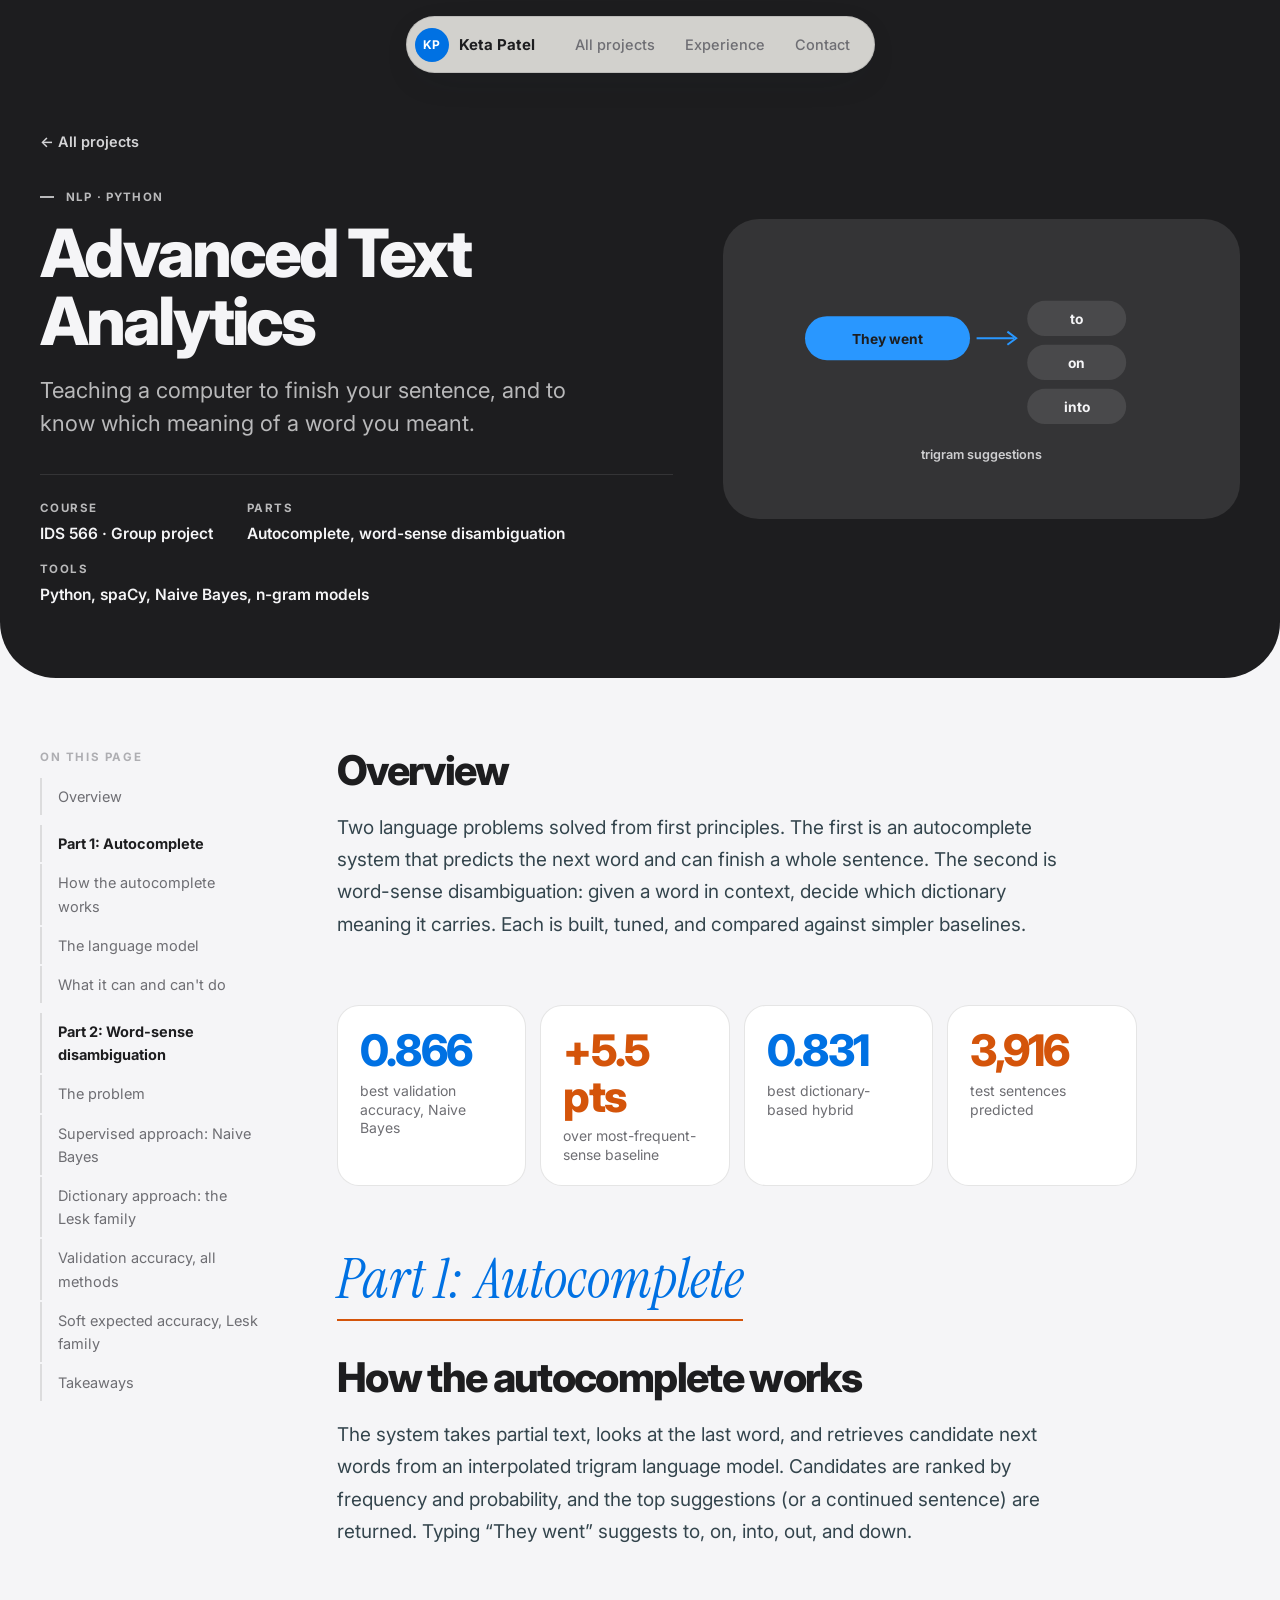
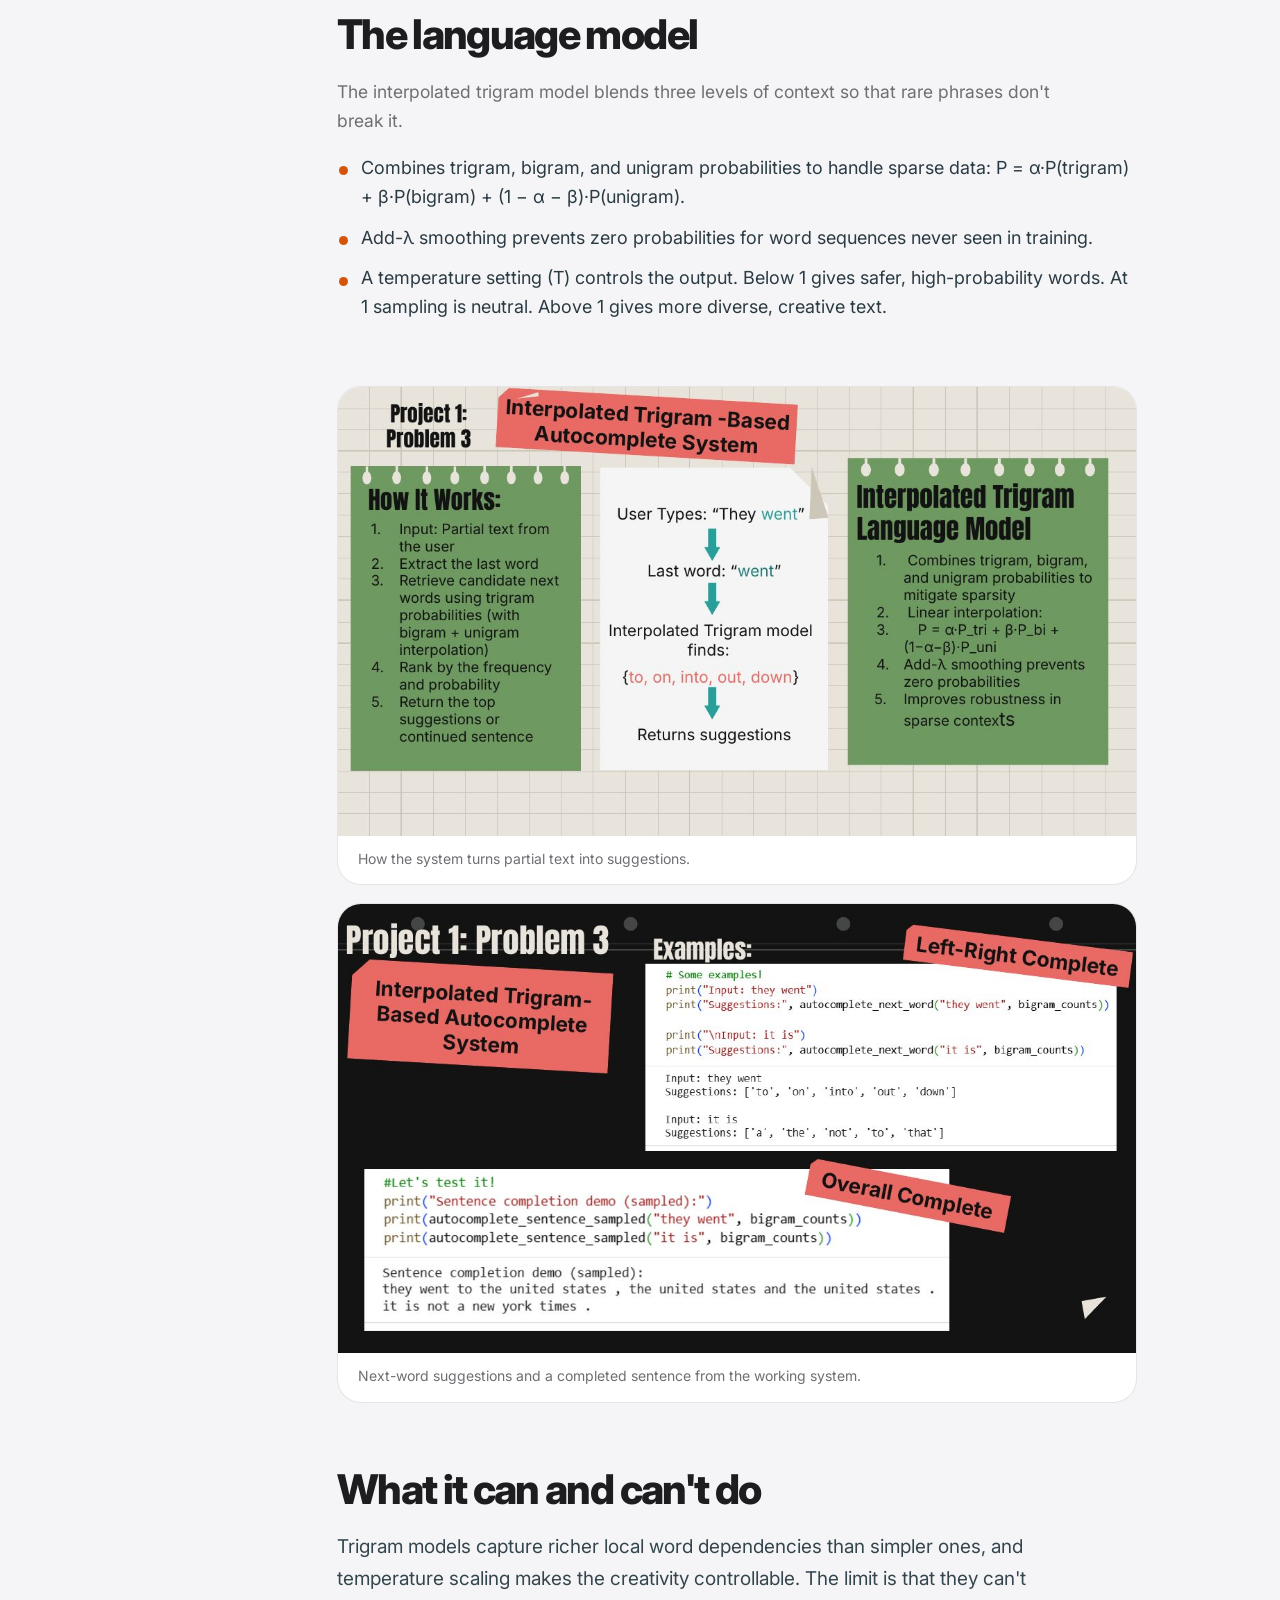
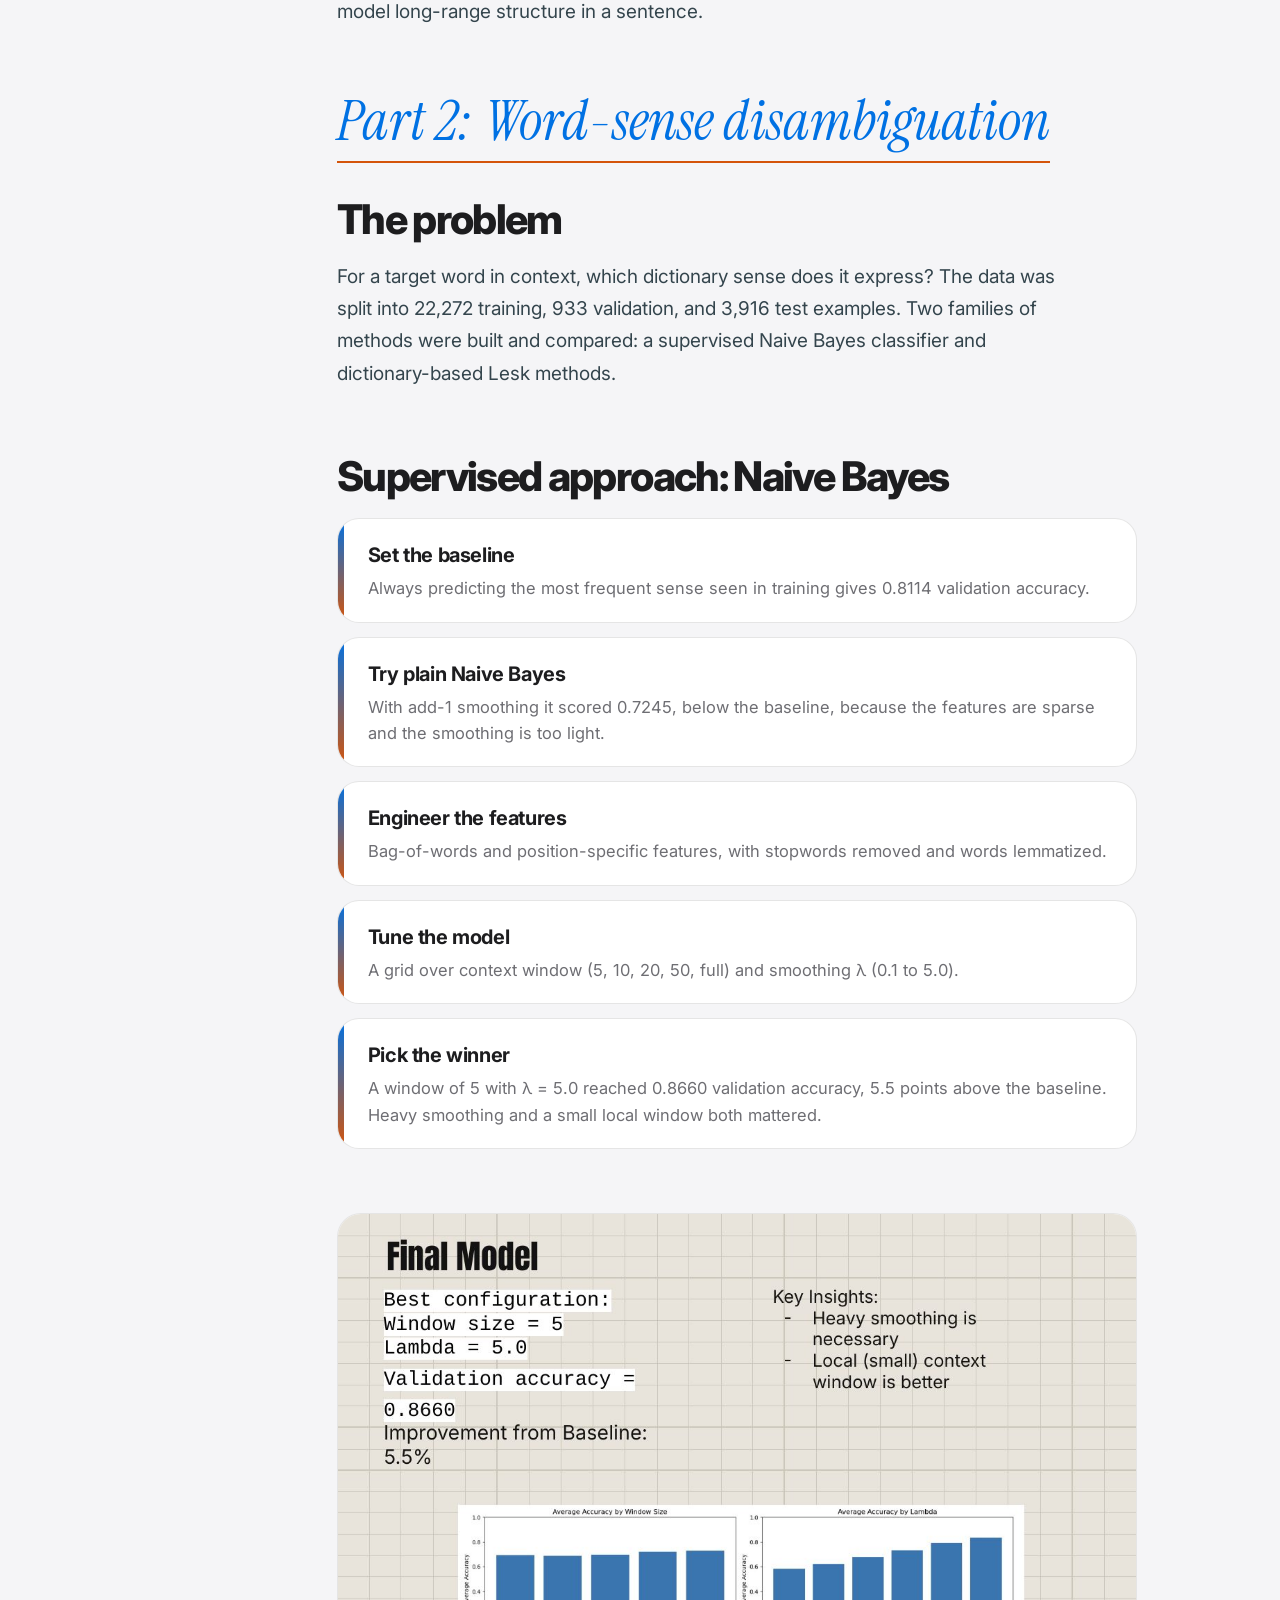
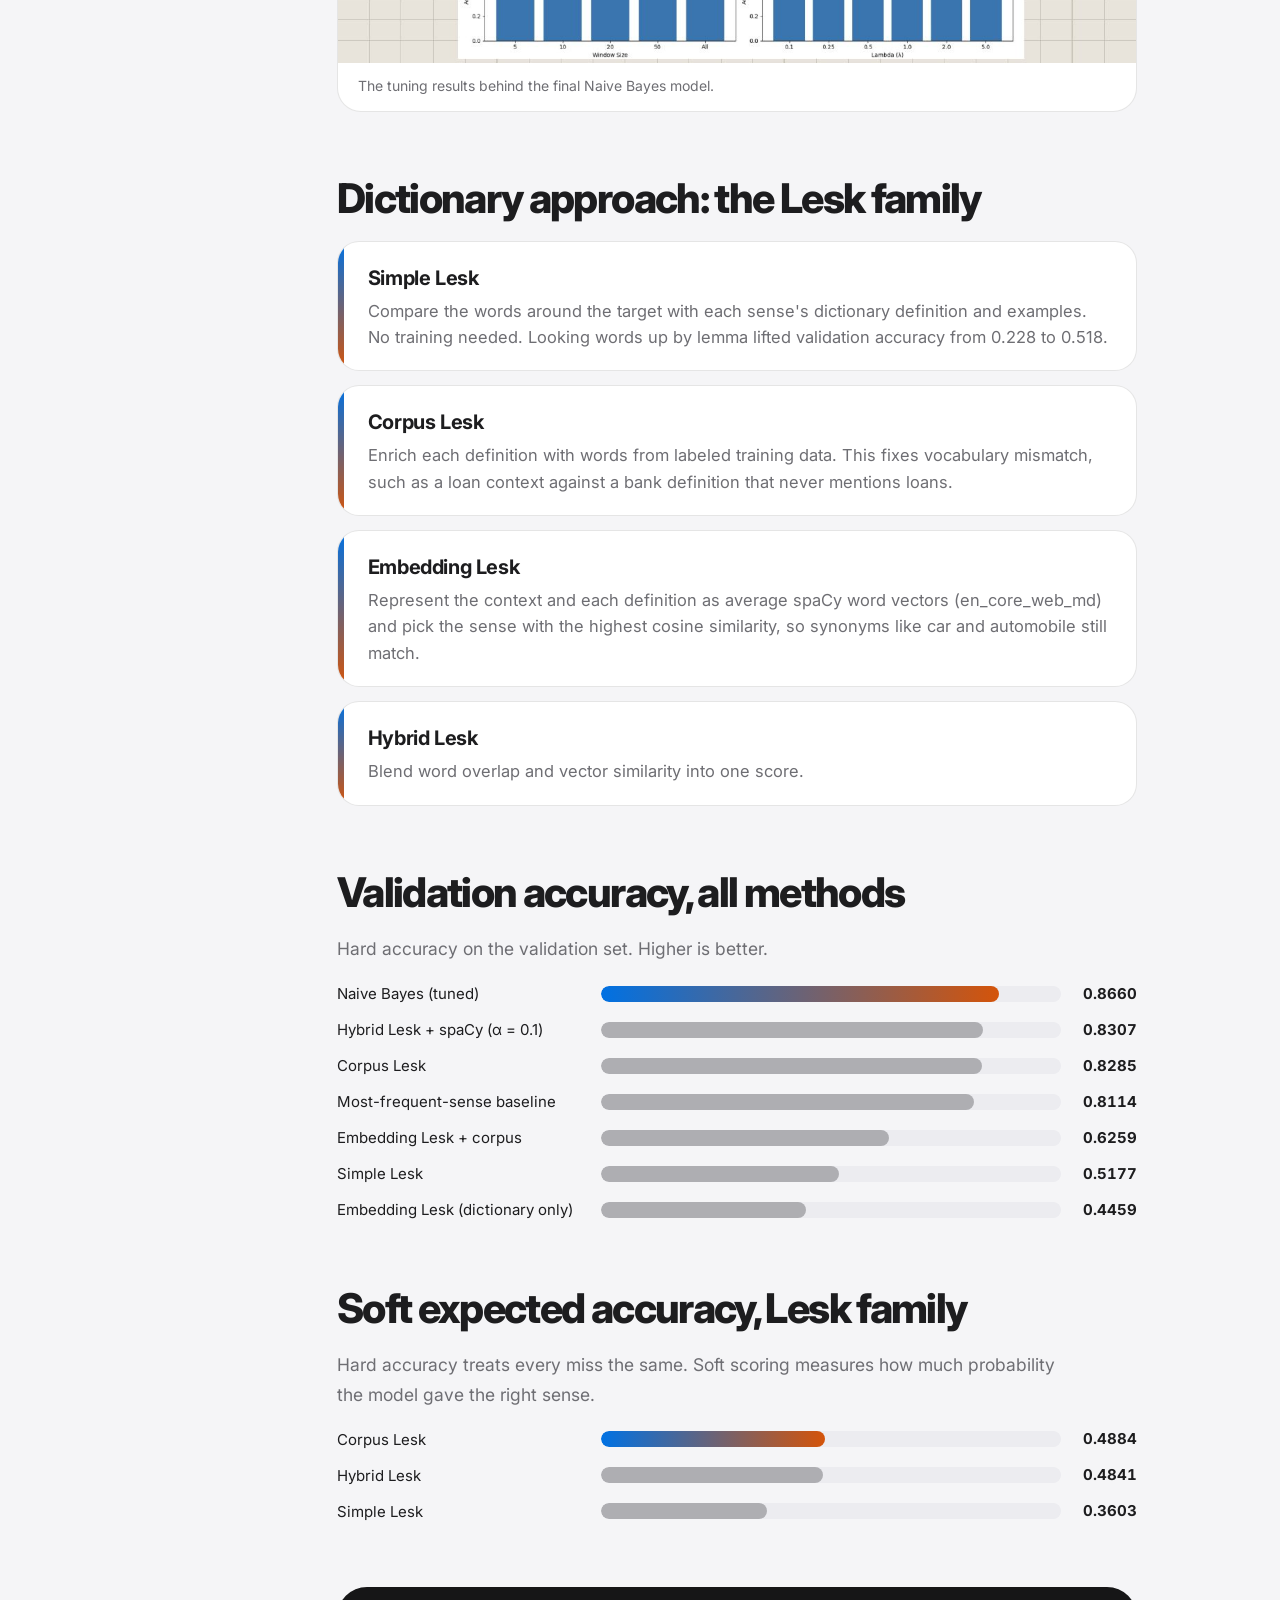
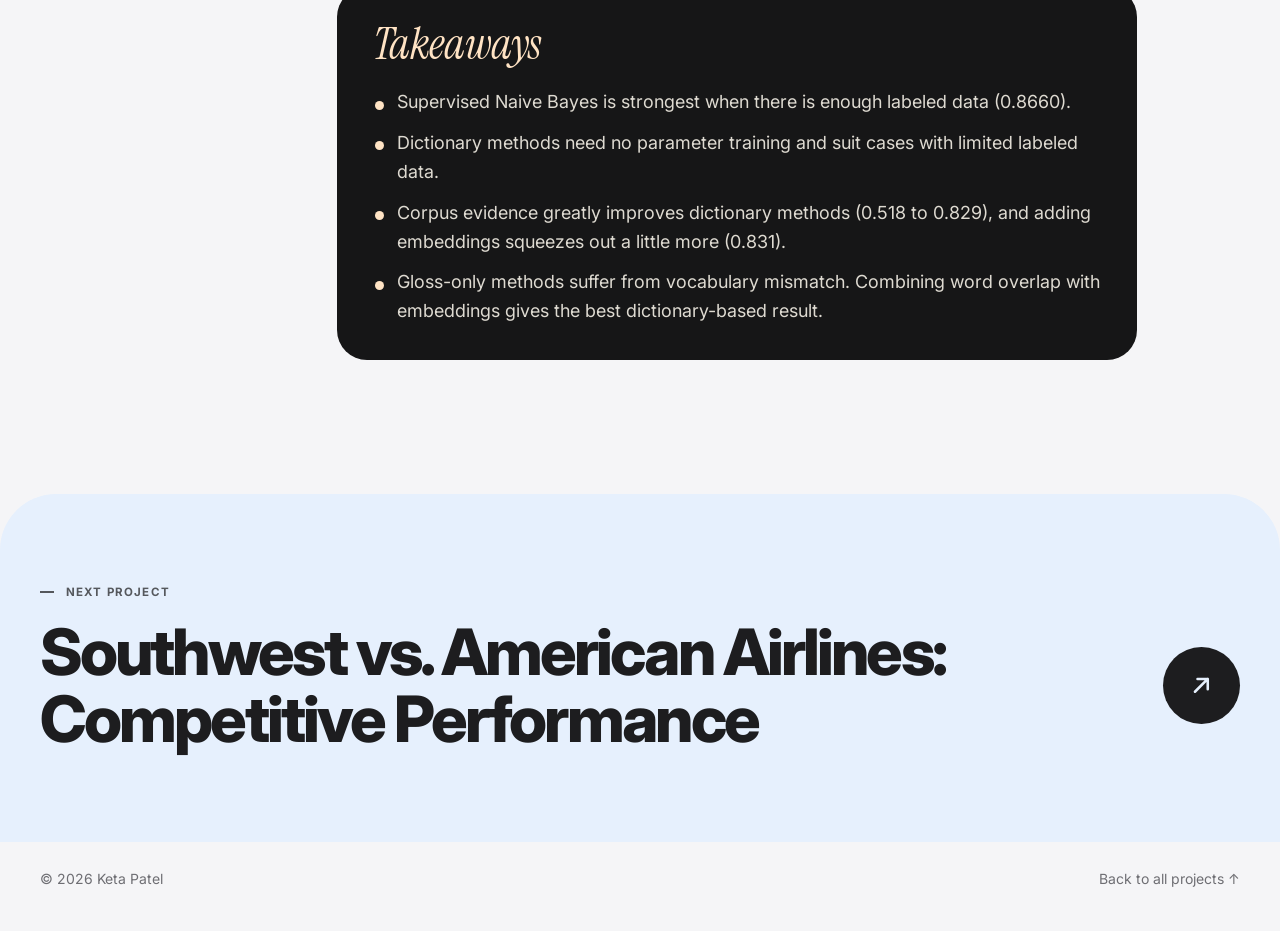
<file: text-analytics.html>
<!DOCTYPE html>
<html lang="en">
<head>
  <meta charset="UTF-8">
  <meta name="viewport" content="width=device-width, initial-scale=1.0">
  <title>Advanced Text Analytics | Keta Patel</title>
  <meta name="description" content="Teaching a computer to finish your sentence, and to know which meaning of a word you meant.">
  <script>document.documentElement.classList.add("js");</script>
  <link rel="preconnect" href="https://fonts.googleapis.com">
  <link rel="preconnect" href="https://fonts.gstatic.com" crossorigin>
  <link href="https://fonts.googleapis.com/css2?family=Inter:wght@400;500;600;700;800&family=Instrument+Serif:ital@0;1&display=swap" rel="stylesheet">
  <link rel="stylesheet" href="styles.css?v=9">
</head>
<body class="proj">
  <div class="progress" aria-hidden="true"></div>
  <header class="nav" id="nav">
    <nav class="nav-pill" aria-label="Primary">
      <a class="brand" href="index.html"><span class="mono">KP</span><span class="brand-name">Keta Patel</span></a>
      <ul><li><a href="index.html#projects">All projects</a></li><li><a href="index.html#experience">Experience</a></li><li><a href="index.html#contact">Contact</a></li></ul>
    </nav>
  </header>
  <main>
    <header class="phd th-navy">
      <div class="wrap ph-in">
        <div class="ph-copy">
          <a class="back" href="index.html#projects">&larr; All projects</a>
          <span class="kicker sm">NLP &middot; Python</span>
          <h1>Advanced Text Analytics</h1>
          <p class="ph-lead">Teaching a computer to finish your sentence, and to know which meaning of a word you meant.</p>
          <dl class="meta"><div><dt>Course</dt><dd>IDS 566 &middot; Group project</dd></div><div><dt>Parts</dt><dd>Autocomplete, word-sense disambiguation</dd></div><div><dt>Tools</dt><dd>Python, spaCy, Naive Bayes, n-gram models</dd></div></dl>
        </div>
        <div class="ph-art"><svg viewBox="0 0 400 200" role="img" aria-label="Next word suggestions"><rect x="40" y="52" width="150" height="40" rx="20" class="tile t0"/><text x="115" y="77" class="tx w">They went</text><path d="M196 72h34" class="ln a"/><path d="M224 66l8 6-8 6" class="ln a" fill="none"/><rect x="242" y="38" width="90" height="32" rx="16" class="tile t1"/><text x="287" y="59" class="tx">to</text><rect x="242" y="78" width="90" height="32" rx="16" class="tile t2"/><text x="287" y="99" class="tx">on</text><rect x="242" y="118" width="90" height="32" rx="16" class="tile t3"/><text x="287" y="139" class="tx">into</text><text x="200" y="182" class="lb">trigram suggestions</text></svg></div>
      </div>
    </header>
    <div class="wrap pbody2">
      <aside class="toc" aria-label="On this page"><span>On this page</span><a href="#s0">Overview</a><a href="#s2" class="sub">Part 1: Autocomplete</a><a href="#s3">How the autocomplete works</a><a href="#s4">The language model</a><a href="#s6">What it can and can't do</a><a href="#s7" class="sub">Part 2: Word-sense disambiguation</a><a href="#s8">The problem</a><a href="#s9">Supervised approach: Naive Bayes</a><a href="#s11">Dictionary approach: the Lesk family</a><a href="#s12">Validation accuracy, all methods</a><a href="#s13">Soft expected accuracy, Lesk family</a><a href="#s14">Takeaways</a></aside>
      <div class="pcontent">
        <section class="ps rv" id="s0"><h2>Overview</h2><p>Two language problems solved from first principles. The first is an autocomplete system that predicts the next word and can finish a whole sentence. The second is word-sense disambiguation: given a word in context, decide which dictionary meaning it carries. Each is built, tuned, and compared against simpler baselines.</p></section><div class="stats rv" style="--n:4"><div class="st"><b>0.866</b><span>best validation accuracy, Naive Bayes</span></div><div class="st"><b>+5.5 pts</b><span>over most-frequent-sense baseline</span></div><div class="st"><b>0.831</b><span>best dictionary-based hybrid</span></div><div class="st"><b>3,916</b><span>test sentences predicted</span></div></div><div class="part rv" id="s2"><span>Part 1: Autocomplete</span></div><section class="ps rv" id="s3"><h2>How the autocomplete works</h2><p>The system takes partial text, looks at the last word, and retrieves candidate next words from an interpolated trigram language model. Candidates are ranked by frequency and probability, and the top suggestions (or a continued sentence) are returned. Typing “They went” suggests to, on, into, out, and down.</p></section><section class="ps rv" id="s4"><h2>The language model</h2><p class="lede">The interpolated trigram model blends three levels of context so that rare phrases don't break it.</p><ul class='dots'><li>Combines trigram, bigram, and unigram probabilities to handle sparse data: P = &alpha;&middot;P(trigram) + &beta;&middot;P(bigram) + (1 &minus; &alpha; &minus; &beta;)&middot;P(unigram).</li><li>Add-&lambda; smoothing prevents zero probabilities for word sequences never seen in training.</li><li>A temperature setting (T) controls the output. Below 1 gives safer, high-probability words. At 1 sampling is neutral. Above 1 gives more diverse, creative text.</li></ul></section><div class="figs rv"><figure class="fig"><img src="assets/nlp-how-it-works.jpg" alt="Diagram of how the interpolated trigram autocomplete system works" loading="lazy"><figcaption>How the system turns partial text into suggestions.</figcaption></figure><figure class="fig"><img src="assets/nlp-autocomplete.jpg" alt="Code output showing next-word suggestions and a sampled sentence completion" loading="lazy"><figcaption>Next-word suggestions and a completed sentence from the working system.</figcaption></figure></div><section class="ps rv" id="s6"><h2>What it can and can't do</h2><p>Trigram models capture richer local word dependencies than simpler ones, and temperature scaling makes the creativity controllable. The limit is that they can't model long-range structure in a sentence.</p></section><div class="part rv" id="s7"><span>Part 2: Word-sense disambiguation</span></div><section class="ps rv" id="s8"><h2>The problem</h2><p>For a target word in context, which dictionary sense does it express? The data was split into 22,272 training, 933 validation, and 3,916 test examples. Two families of methods were built and compared: a supervised Naive Bayes classifier and dictionary-based Lesk methods.</p></section><section class="ps rv" id="s9"><h2>Supervised approach: Naive Bayes</h2><ol class="steps"><li><div><h3>Set the baseline</h3><p>Always predicting the most frequent sense seen in training gives 0.8114 validation accuracy.</p></div></li><li><div><h3>Try plain Naive Bayes</h3><p>With add-1 smoothing it scored 0.7245, below the baseline, because the features are sparse and the smoothing is too light.</p></div></li><li><div><h3>Engineer the features</h3><p>Bag-of-words and position-specific features, with stopwords removed and words lemmatized.</p></div></li><li><div><h3>Tune the model</h3><p>A grid over context window (5, 10, 20, 50, full) and smoothing &lambda; (0.1 to 5.0).</p></div></li><li><div><h3>Pick the winner</h3><p>A window of 5 with &lambda; = 5.0 reached 0.8660 validation accuracy, 5.5 points above the baseline. Heavy smoothing and a small local window both mattered.</p></div></li></ol></section><div class="figs rv"><figure class="fig"><img src="assets/nlp-final-model.jpg" alt="Slide showing the best Naive Bayes configuration and accuracy by window size and lambda" loading="lazy"><figcaption>The tuning results behind the final Naive Bayes model.</figcaption></figure></div><section class="ps rv" id="s11"><h2>Dictionary approach: the Lesk family</h2><ol class="steps"><li><div><h3>Simple Lesk</h3><p>Compare the words around the target with each sense's dictionary definition and examples. No training needed. Looking words up by lemma lifted validation accuracy from 0.228 to 0.518.</p></div></li><li><div><h3>Corpus Lesk</h3><p>Enrich each definition with words from labeled training data. This fixes vocabulary mismatch, such as a loan context against a bank definition that never mentions loans.</p></div></li><li><div><h3>Embedding Lesk</h3><p>Represent the context and each definition as average spaCy word vectors (en_core_web_md) and pick the sense with the highest cosine similarity, so synonyms like car and automobile still match.</p></div></li><li><div><h3>Hybrid Lesk</h3><p>Blend word overlap and vector similarity into one score.</p></div></li></ol></section><section class="ps rv" id="s12"><h2>Validation accuracy, all methods</h2><p class="lede">Hard accuracy on the validation set. Higher is better.</p><div class="brs"><div class="brw best"><span class="bnm">Naive Bayes (tuned)</span><span class="bt"><i style="--w:86.60%"></i></span><b>0.8660</b></div><div class="brw"><span class="bnm">Hybrid Lesk + spaCy (&alpha; = 0.1)</span><span class="bt"><i style="--w:83.07%"></i></span><b>0.8307</b></div><div class="brw"><span class="bnm">Corpus Lesk</span><span class="bt"><i style="--w:82.85%"></i></span><b>0.8285</b></div><div class="brw"><span class="bnm">Most-frequent-sense baseline</span><span class="bt"><i style="--w:81.14%"></i></span><b>0.8114</b></div><div class="brw"><span class="bnm">Embedding Lesk + corpus</span><span class="bt"><i style="--w:62.59%"></i></span><b>0.6259</b></div><div class="brw"><span class="bnm">Simple Lesk</span><span class="bt"><i style="--w:51.77%"></i></span><b>0.5177</b></div><div class="brw"><span class="bnm">Embedding Lesk (dictionary only)</span><span class="bt"><i style="--w:44.59%"></i></span><b>0.4459</b></div></div></section><section class="ps rv" id="s13"><h2>Soft expected accuracy, Lesk family</h2><p class="lede">Hard accuracy treats every miss the same. Soft scoring measures how much probability the model gave the right sense.</p><div class="brs"><div class="brw best"><span class="bnm">Corpus Lesk</span><span class="bt"><i style="--w:48.84%"></i></span><b>0.4884</b></div><div class="brw"><span class="bnm">Hybrid Lesk</span><span class="bt"><i style="--w:48.41%"></i></span><b>0.4841</b></div><div class="brw"><span class="bnm">Simple Lesk</span><span class="bt"><i style="--w:36.03%"></i></span><b>0.3603</b></div></div></section><section class="ps callout rv" id="s14"><h2>Takeaways</h2><ul class='dots'><li>Supervised Naive Bayes is strongest when there is enough labeled data (0.8660).</li><li>Dictionary methods need no parameter training and suit cases with limited labeled data.</li><li>Corpus evidence greatly improves dictionary methods (0.518 to 0.829), and adding embeddings squeezes out a little more (0.831).</li><li>Gloss-only methods suffer from vocabulary mismatch. Combining word overlap with embeddings gives the best dictionary-based result.</li></ul></section>
      </div>
    </div>
    <section class="next th-teal">
      <div class="wrap">
        <span class="kicker sm">Next project</span>
        <a class="next-a" href="southwest.html"><span>Southwest vs. American Airlines: Competitive Performance</span><i class="go-b"><svg viewBox="0 0 24 24" aria-hidden="true"><path d="M7 17 17 7M9 7h8v8" fill="none" stroke="currentColor" stroke-width="2" stroke-linecap="round" stroke-linejoin="round"/></svg></i></a>
      </div>
    </section>
  </main>
  <footer class="pfoot wrap"><span>&copy; 2026 Keta Patel</span><a href="index.html#projects">Back to all projects &uarr;</a></footer>
  <script src="cursor.js?v=10"></script>
  <script src="project.js?v=9"></script>
</body>
</html>
</file>
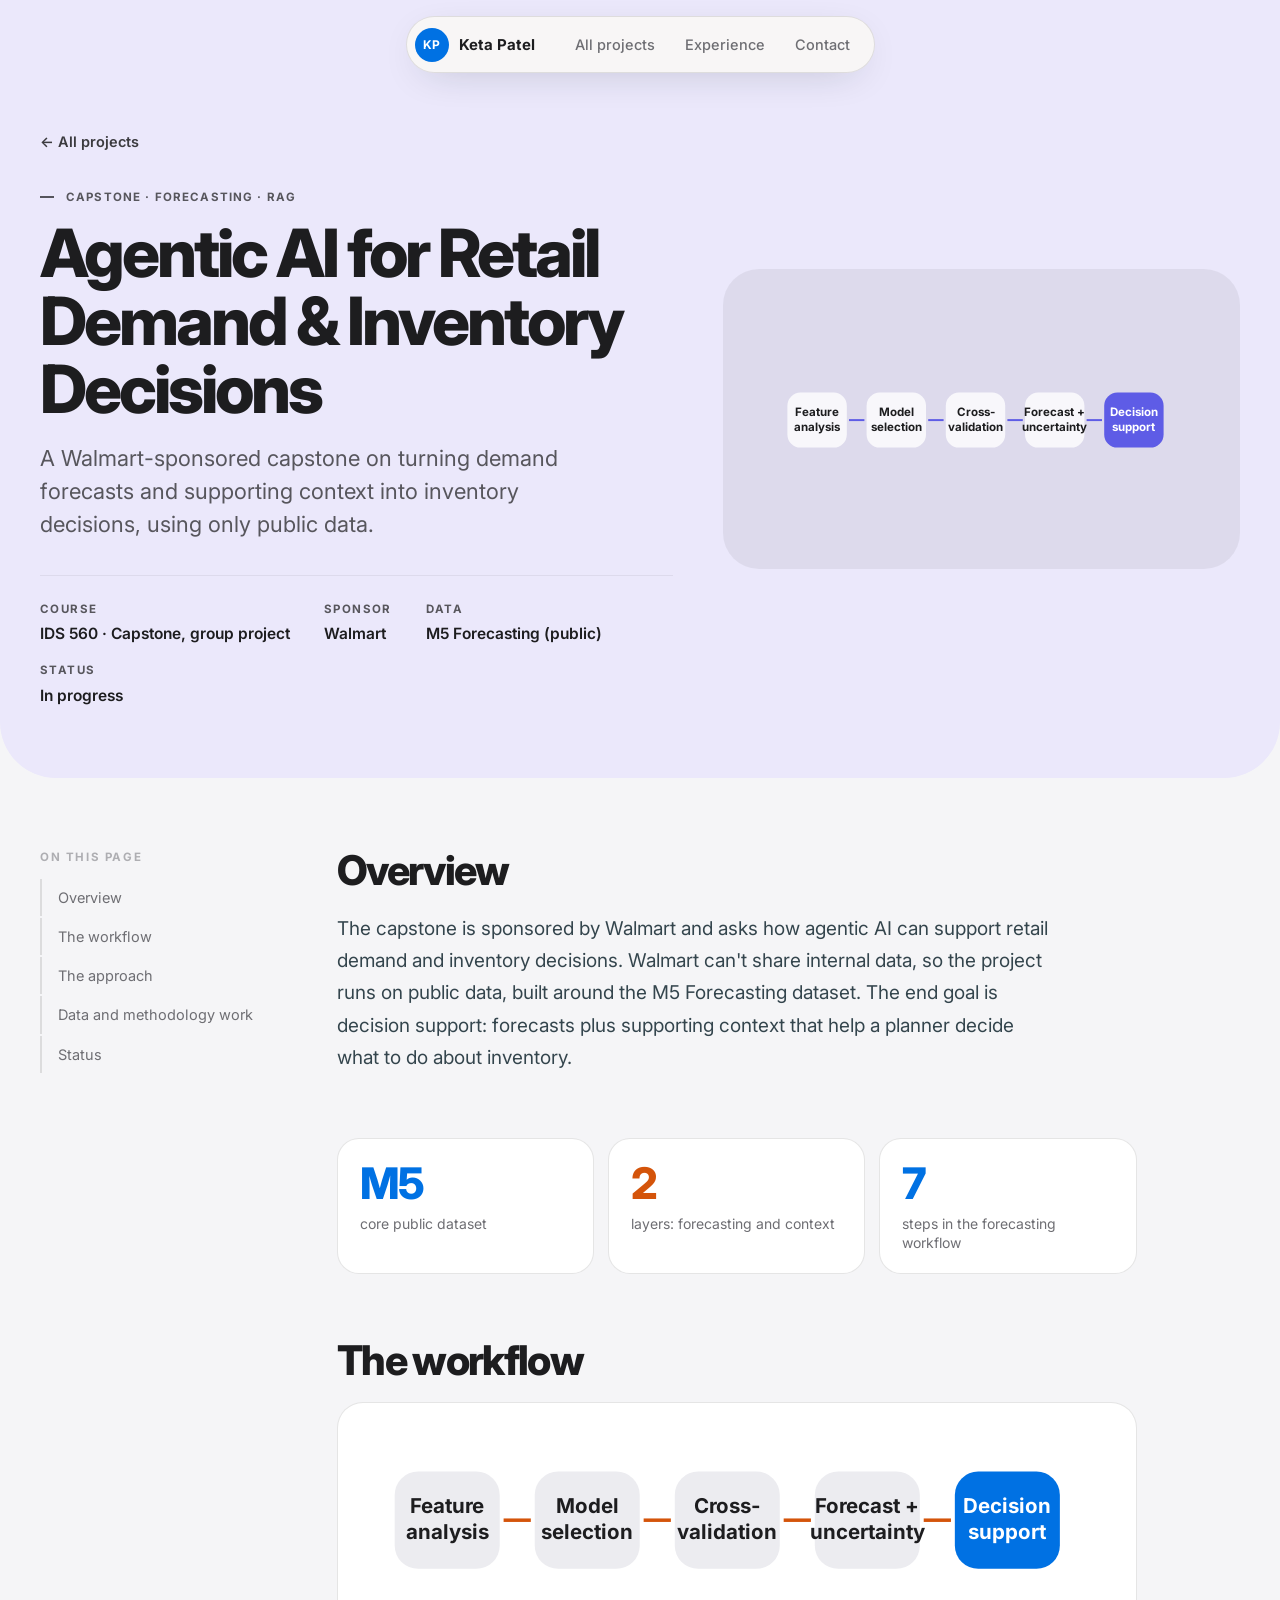
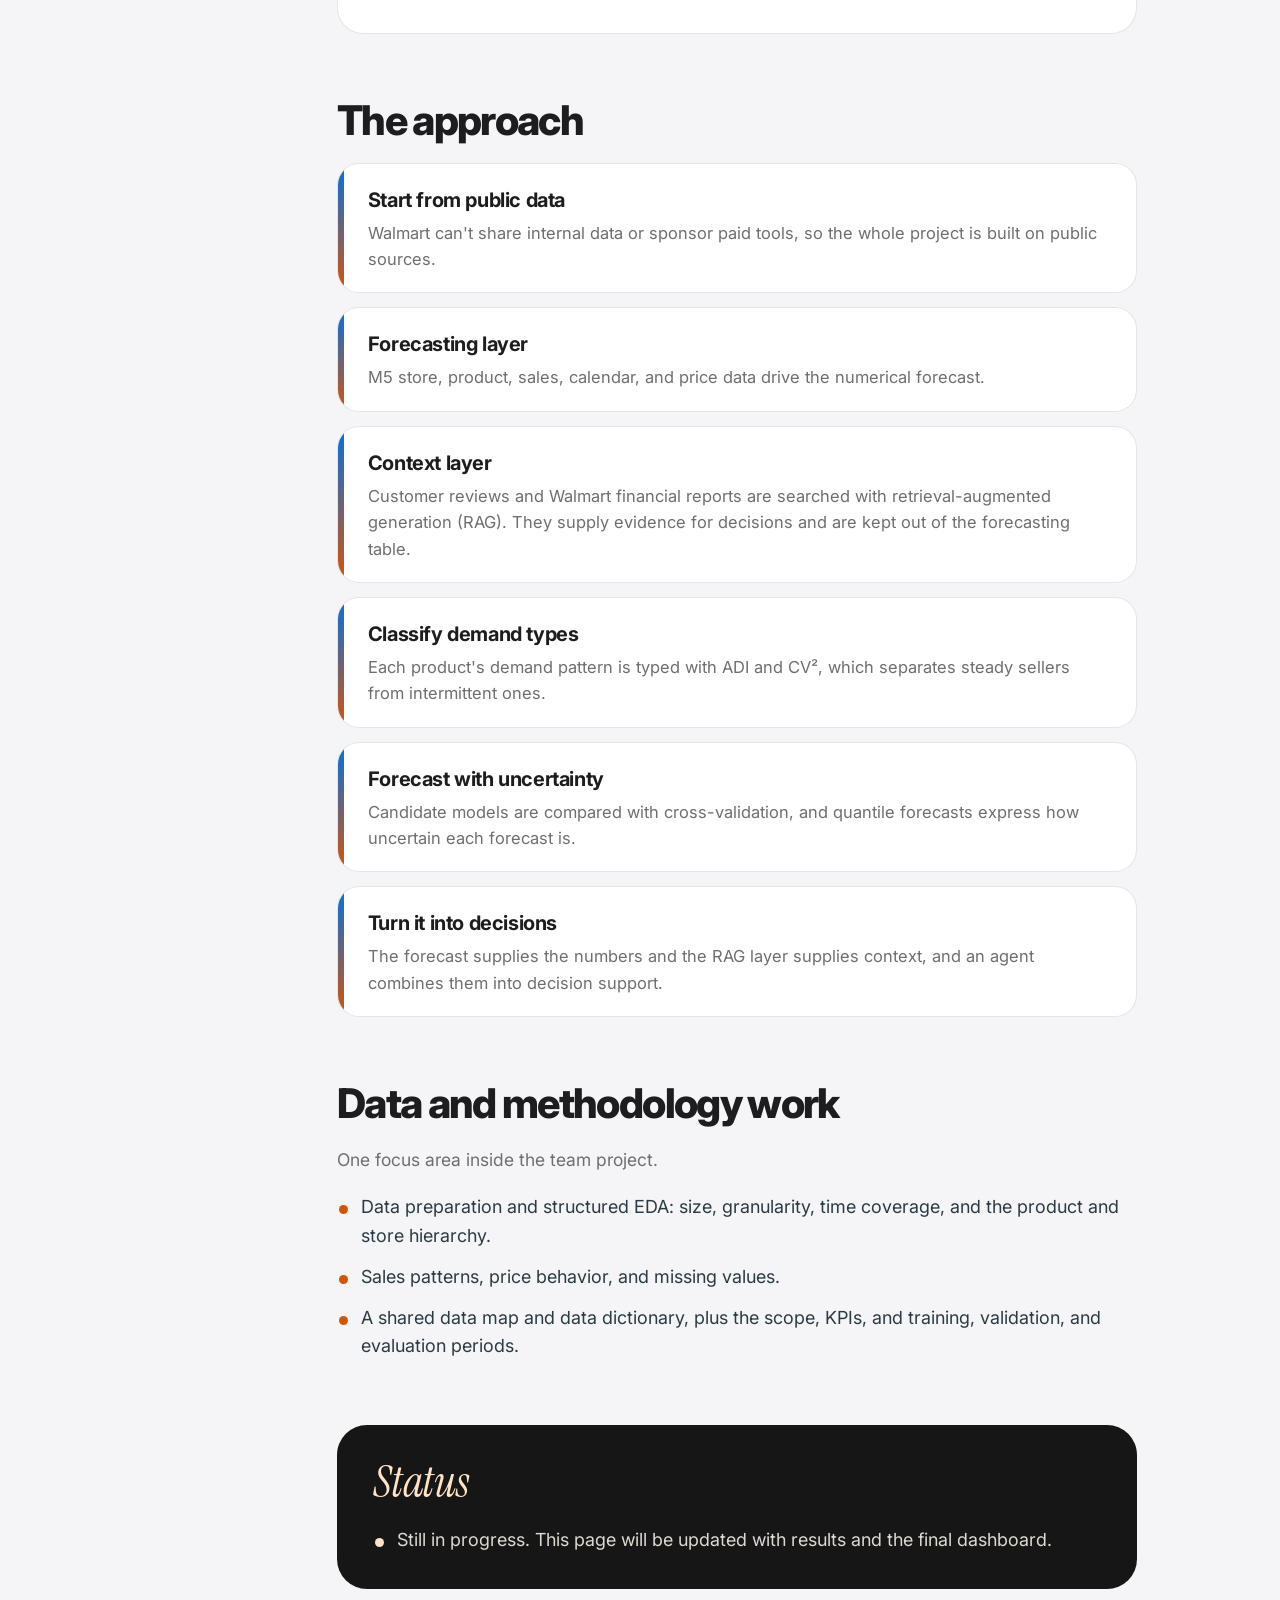
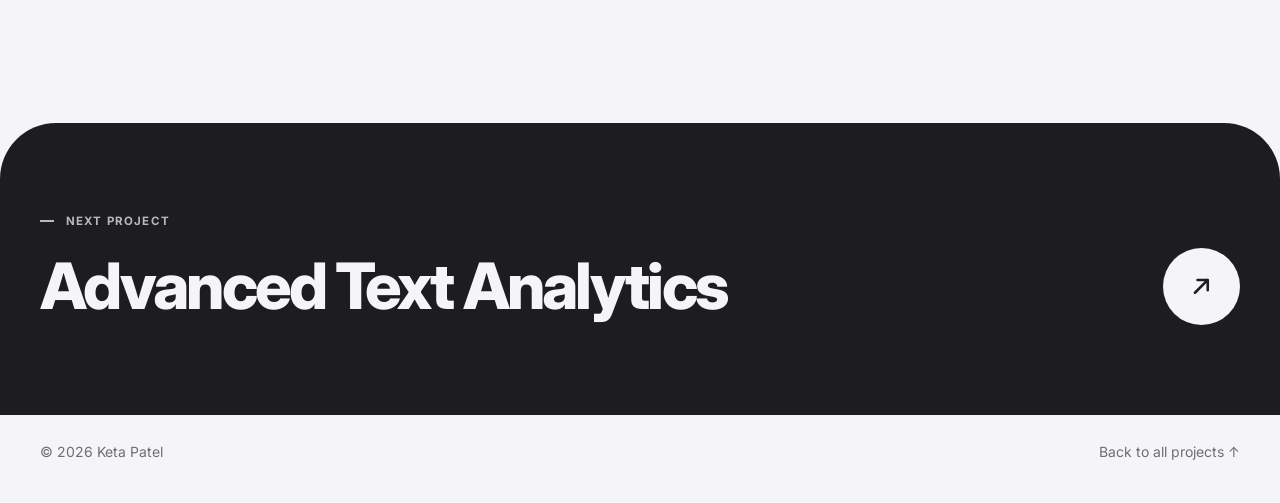
<file: walmart-capstone.html>
<!DOCTYPE html>
<html lang="en">
<head>
  <meta charset="UTF-8">
  <meta name="viewport" content="width=device-width, initial-scale=1.0">
  <title>Agentic AI for Retail Demand & Inventory Decisions | Keta Patel</title>
  <meta name="description" content="A Walmart-sponsored capstone on turning demand forecasts and supporting context into inventory decisions, using only public data.">
  <script>document.documentElement.classList.add("js");</script>
  <link rel="preconnect" href="https://fonts.googleapis.com">
  <link rel="preconnect" href="https://fonts.gstatic.com" crossorigin>
  <link href="https://fonts.googleapis.com/css2?family=Inter:wght@400;500;600;700;800&family=Instrument+Serif:ital@0;1&display=swap" rel="stylesheet">
  <link rel="stylesheet" href="styles.css?v=9">
</head>
<body class="proj">
  <div class="progress" aria-hidden="true"></div>
  <header class="nav" id="nav">
    <nav class="nav-pill" aria-label="Primary">
      <a class="brand" href="index.html"><span class="mono">KP</span><span class="brand-name">Keta Patel</span></a>
      <ul><li><a href="index.html#projects">All projects</a></li><li><a href="index.html#experience">Experience</a></li><li><a href="index.html#contact">Contact</a></li></ul>
    </nav>
  </header>
  <main>
    <header class="phd th-clay">
      <div class="wrap ph-in">
        <div class="ph-copy">
          <a class="back" href="index.html#projects">&larr; All projects</a>
          <span class="kicker sm">Capstone &middot; Forecasting &middot; RAG</span>
          <h1>Agentic AI for Retail Demand &amp; Inventory Decisions</h1>
          <p class="ph-lead">A Walmart-sponsored capstone on turning demand forecasts and supporting context into inventory decisions, using only public data.</p>
          <dl class="meta"><div><dt>Course</dt><dd>IDS 560 &middot; Capstone, group project</dd></div><div><dt>Sponsor</dt><dd>Walmart</dd></div><div><dt>Data</dt><dd>M5 Forecasting (public)</dd></div><div><dt>Status</dt><dd>In progress</dd></div></dl>
        </div>
        <div class="ph-art"><svg viewBox="0 52 400 100" role="img" aria-label="Pipeline"><rect x="24.0" y="78" width="54.0" height="50" rx="12" class="tile t1"/><text x="51.0" y="99.5" class="tx" style="font-size:10.5px">Feature</text><text x="51.0" y="112.5" class="tx" style="font-size:10.5px">analysis</text><path d="M80.0 103h14" class="ln a"/><rect x="96.0" y="78" width="54.0" height="50" rx="12" class="tile t1"/><text x="123.0" y="99.5" class="tx" style="font-size:10.5px">Model</text><text x="123.0" y="112.5" class="tx" style="font-size:10.5px">selection</text><path d="M152.0 103h14" class="ln a"/><rect x="168.0" y="78" width="54.0" height="50" rx="12" class="tile t1"/><text x="195.0" y="99.5" class="tx" style="font-size:10.5px">Cross-</text><text x="195.0" y="112.5" class="tx" style="font-size:10.5px">validation</text><path d="M224.0 103h14" class="ln a"/><rect x="240.0" y="78" width="54.0" height="50" rx="12" class="tile t1"/><text x="267.0" y="99.5" class="tx" style="font-size:10.5px">Forecast +</text><text x="267.0" y="112.5" class="tx" style="font-size:10.5px">uncertainty</text><path d="M296.0 103h14" class="ln a"/><rect x="312.0" y="78" width="54.0" height="50" rx="12" class="tile t0"/><text x="339.0" y="99.5" class="tx w" style="font-size:10.5px">Decision</text><text x="339.0" y="112.5" class="tx w" style="font-size:10.5px">support</text></svg></div>
      </div>
    </header>
    <div class="wrap pbody2">
      <aside class="toc" aria-label="On this page"><span>On this page</span><a href="#s0">Overview</a><a href="#s2">The workflow</a><a href="#s3">The approach</a><a href="#s4">Data and methodology work</a><a href="#s5">Status</a></aside>
      <div class="pcontent">
        <section class="ps rv" id="s0"><h2>Overview</h2><p>The capstone is sponsored by Walmart and asks how agentic AI can support retail demand and inventory decisions. Walmart can't share internal data, so the project runs on public data, built around the M5 Forecasting dataset. The end goal is decision support: forecasts plus supporting context that help a planner decide what to do about inventory.</p></section><div class="stats rv" style="--n:3"><div class="st"><b>M5</b><span>core public dataset</span></div><div class="st"><b>2</b><span>layers: forecasting and context</span></div><div class="st"><b>7</b><span>steps in the forecasting workflow</span></div></div><section class="ps rv" id="s2"><h2>The workflow</h2><div class="flowart"><svg viewBox="0 52 400 100" role="img" aria-label="Pipeline"><rect x="24.0" y="78" width="54.0" height="50" rx="12" class="tile t1"/><text x="51.0" y="99.5" class="tx" style="font-size:10.5px">Feature</text><text x="51.0" y="112.5" class="tx" style="font-size:10.5px">analysis</text><path d="M80.0 103h14" class="ln a"/><rect x="96.0" y="78" width="54.0" height="50" rx="12" class="tile t1"/><text x="123.0" y="99.5" class="tx" style="font-size:10.5px">Model</text><text x="123.0" y="112.5" class="tx" style="font-size:10.5px">selection</text><path d="M152.0 103h14" class="ln a"/><rect x="168.0" y="78" width="54.0" height="50" rx="12" class="tile t1"/><text x="195.0" y="99.5" class="tx" style="font-size:10.5px">Cross-</text><text x="195.0" y="112.5" class="tx" style="font-size:10.5px">validation</text><path d="M224.0 103h14" class="ln a"/><rect x="240.0" y="78" width="54.0" height="50" rx="12" class="tile t1"/><text x="267.0" y="99.5" class="tx" style="font-size:10.5px">Forecast +</text><text x="267.0" y="112.5" class="tx" style="font-size:10.5px">uncertainty</text><path d="M296.0 103h14" class="ln a"/><rect x="312.0" y="78" width="54.0" height="50" rx="12" class="tile t0"/><text x="339.0" y="99.5" class="tx w" style="font-size:10.5px">Decision</text><text x="339.0" y="112.5" class="tx w" style="font-size:10.5px">support</text></svg></div></section><section class="ps rv" id="s3"><h2>The approach</h2><ol class="steps"><li><div><h3>Start from public data</h3><p>Walmart can't share internal data or sponsor paid tools, so the whole project is built on public sources.</p></div></li><li><div><h3>Forecasting layer</h3><p>M5 store, product, sales, calendar, and price data drive the numerical forecast.</p></div></li><li><div><h3>Context layer</h3><p>Customer reviews and Walmart financial reports are searched with retrieval-augmented generation (RAG). They supply evidence for decisions and are kept out of the forecasting table.</p></div></li><li><div><h3>Classify demand types</h3><p>Each product's demand pattern is typed with ADI and CV&sup2;, which separates steady sellers from intermittent ones.</p></div></li><li><div><h3>Forecast with uncertainty</h3><p>Candidate models are compared with cross-validation, and quantile forecasts express how uncertain each forecast is.</p></div></li><li><div><h3>Turn it into decisions</h3><p>The forecast supplies the numbers and the RAG layer supplies context, and an agent combines them into decision support.</p></div></li></ol></section><section class="ps rv" id="s4"><h2>Data and methodology work</h2><p class="lede">One focus area inside the team project.</p><ul class='dots'><li>Data preparation and structured EDA: size, granularity, time coverage, and the product and store hierarchy.</li><li>Sales patterns, price behavior, and missing values.</li><li>A shared data map and data dictionary, plus the scope, KPIs, and training, validation, and evaluation periods.</li></ul></section><section class="ps callout rv" id="s5"><h2>Status</h2><ul class='dots'><li>Still in progress. This page will be updated with results and the final dashboard.</li></ul></section>
      </div>
    </div>
    <section class="next th-navy">
      <div class="wrap">
        <span class="kicker sm">Next project</span>
        <a class="next-a" href="text-analytics.html"><span>Advanced Text Analytics</span><i class="go-b"><svg viewBox="0 0 24 24" aria-hidden="true"><path d="M7 17 17 7M9 7h8v8" fill="none" stroke="currentColor" stroke-width="2" stroke-linecap="round" stroke-linejoin="round"/></svg></i></a>
      </div>
    </section>
  </main>
  <footer class="pfoot wrap"><span>&copy; 2026 Keta Patel</span><a href="index.html#projects">Back to all projects &uarr;</a></footer>
  <script src="cursor.js?v=10"></script>
  <script src="project.js?v=9"></script>
</body>
</html>
</file>
<file: styles.css>
:root {
  --bg: #f5f5f7; --bg-2: #ececf0; --card: #ffffff; --ink: #1d1d1f; --soft: #6e6e73; --faint: #aeaeb2;
  --line: rgba(0,0,0,.1); --mist: #e8f0fb; --apricot: #ffe3c4; --accent: #0071e3; --accent-d: #0058b0;
  --clay: #d4540a; --deep: #161617; --deep-2: #2c2c2e; --haze: #dde9fb; --sage: #dcf1e3; --sand: #ececf0;
  --sans: "Inter", system-ui, -apple-system, "Segoe UI", sans-serif;
  --serif: "Instrument Serif", "Iowan Old Style", Georgia, serif;
  --ease: cubic-bezier(.22,1,.36,1);
  --r: 28px;
}
*, *::before, *::after { box-sizing: border-box; }
html { scroll-behavior: smooth; -webkit-text-size-adjust: 100%; }
body { margin: 0; background: var(--bg); color: var(--ink); font-family: var(--sans); font-size: 17px; line-height: 1.6; -webkit-font-smoothing: antialiased; overflow-x: hidden; }
img, svg { display: block; max-width: 100%; }
a { color: inherit; text-decoration: none; }
ul, ol { margin: 0; padding: 0; list-style: none; }
h1, h2, h3, h4, p { margin: 0; }
em { font-family: var(--serif); font-style: italic; font-weight: 400; color: var(--accent); letter-spacing: -.01em; }
.wrap { width: min(1200px, 100% - 48px); margin-inline: auto; }
.mono { display: inline-grid; place-items: center; width: 34px; height: 34px; border-radius: 50%; background: var(--accent); color: #fff; font-size: 12px; font-weight: 700; letter-spacing: .02em; }
.kicker { display: inline-flex; align-items: center; gap: 12px; font-size: 13px; font-weight: 700; letter-spacing: .14em; text-transform: uppercase; color: var(--accent); }
.kicker::before { content: ""; width: 26px; height: 2px; background: currentColor; }
.kicker.sm { font-size: 11.5px; letter-spacing: .1em; }
.kicker.sm::before { width: 14px; }

/* progress + intro */
.progress { position: fixed; inset: 0 auto auto 0; height: 3px; width: 100%; transform-origin: left; transform: scaleX(var(--p, 0)); background: linear-gradient(90deg, var(--accent), var(--clay)); z-index: 90; }
.intro { display: none; }
.js .intro { display: block; position: fixed; inset: 0; z-index: 200; pointer-events: none; }
.intro-panel { position: absolute; inset: 0; transition: transform 1s var(--ease); }
.intro-panel.a { background: var(--bg); z-index: 2; }
.intro-panel.b { background: var(--accent); z-index: 1; transition-delay: .08s; }
.intro-word { position: absolute; inset: 0; z-index: 3; display: grid; place-items: center; font-weight: 800; font-size: clamp(40px, 9vw, 110px); letter-spacing: -.045em; color: var(--ink); transition: opacity .4s, transform .8s var(--ease); }
.intro-word em { margin-left: .2em; font-size: 1.05em; }
.intro.go .intro-word { opacity: 0; transform: translateY(-30px); }
.intro.go .intro-panel { transform: translateY(-101%); }
.intro.done { display: none; }

/* nav */
.nav { position: fixed; top: 16px; left: 0; right: 0; z-index: 80; display: flex; justify-content: center; pointer-events: none; transition: transform .5s var(--ease); }
.nav.hide { transform: translateY(-90px); }
.nav-pill { pointer-events: auto; display: flex; align-items: center; gap: 26px; padding: 8px 10px 8px 8px; border-radius: 999px; background: rgba(251,249,244,.82); backdrop-filter: saturate(1.6) blur(18px); -webkit-backdrop-filter: saturate(1.6) blur(18px); border: 1px solid var(--line); box-shadow: 0 10px 40px -18px rgba(20,35,43,.3); }
.brand { display: flex; align-items: center; gap: 10px; font-weight: 700; font-size: 15px; }
.nav-pill ul { display: flex; gap: 2px; }
.nav-pill li a { display: block; padding: 8px 14px; border-radius: 999px; font-size: 14.5px; font-weight: 500; color: var(--soft); transition: color .25s, background .25s; }
.nav-pill li a:hover, .nav-pill li a.on { color: var(--ink); background: rgba(20,35,43,.06); }

/* reveal */
.js .rv { opacity: 0; transform: translateY(28px); transition: opacity .9s var(--ease) var(--d, 0s), transform .9s var(--ease) var(--d, 0s); }
.js .rv.in { opacity: 1; transform: none; }

/* blobs */
.blobs { position: absolute; inset: 0; overflow: hidden; pointer-events: none; }
.bl { position: absolute; border-radius: 50%; filter: blur(.5px); translate: calc(var(--mx, 0) * var(--dx, 0px)) calc(var(--my, 0) * var(--dy, 0px)); }
.b1 { width: 460px; height: 300px; left: -140px; top: 60px; background: radial-gradient(closest-side, rgba(94,92,230,.16), rgba(94,92,230,0)); }
.b2 { width: 560px; height: 360px; right: -160px; top: -60px; background: radial-gradient(closest-side, #d9e6e2, rgba(217,230,226,0)); }
.b3 { width: 520px; height: 300px; left: 30%; bottom: -120px; background: radial-gradient(closest-side, #d6e1ea, rgba(214,225,234,0)); }
.c1 { width: 520px; height: 320px; left: -140px; top: 80px; background: radial-gradient(closest-side, rgba(0,113,227,.2), rgba(0,113,227,0)); }
.c2 { width: 560px; height: 340px; right: -160px; bottom: -80px; background: radial-gradient(closest-side, rgba(191,90,242,.14), rgba(191,90,242,0)); }

/* hero */
.hero { position: relative; min-height: 100svh; display: flex; align-items: center; padding: 120px 0 90px; overflow: hidden; }
.hero-grid { position: relative; display: grid; grid-template-columns: 1.15fr .85fr; gap: 40px; align-items: center; }
.hero-name { font-weight: 800; font-size: clamp(88px, 14.5vw, 210px); line-height: .86; letter-spacing: -.055em; }
.hero-name .line { display: block; overflow: hidden; padding: .05em 0 .12em; margin-bottom: -.08em; }
.hero-name .ln { display: inline-block; }
.hero-name .serif { font-family: var(--serif); font-weight: 400; font-style: italic; color: var(--accent); letter-spacing: -.03em; font-size: 1.05em; }
.hero-name .dot { font-family: var(--sans); font-style: normal; font-weight: 800; color: var(--ink); }
.js .hero-name .ln { transform: translateY(110%); transition: transform 1.1s var(--ease); }
.js .hero-name .line:nth-child(2) .ln { transition-delay: .12s; }
.js .loaded .hero-name .ln { transform: none; }
.hook { margin-top: 36px; max-width: 520px; font-size: clamp(24px, 2.6vw, 34px); line-height: 1.2; font-weight: 600; letter-spacing: -.025em; }
.hook em { font-size: 1.08em; }
.hero-cta { margin-top: 34px; display: flex; gap: 14px; }
.btn { display: inline-flex; align-items: center; gap: 10px; padding: 16px 28px; border-radius: 999px; font-weight: 600; font-size: 16px; border: 1px solid var(--line); transition: background .3s, color .3s, box-shadow .3s; will-change: translate; }
.btn svg { width: 18px; height: 18px; transition: transform .3s var(--ease); }
.btn:hover svg { transform: translate(3px, -3px); }
.btn.primary { background: var(--accent); color: #fff; border-color: var(--accent); box-shadow: 0 14px 30px -14px rgba(0,113,227,.7); }
.btn.primary:hover { background: var(--accent-d); }
.js .rv.in.late { transition-delay: 0s; }
.scroll-cue { position: absolute; left: 50%; bottom: 26px; translate: -50% 0; width: 26px; height: 42px; border: 1.5px solid var(--faint); border-radius: 16px; }
.scroll-cue span { position: absolute; left: 50%; top: 8px; width: 3px; height: 8px; margin-left: -1.5px; border-radius: 2px; background: var(--accent); animation: cue 1.8s ease-in-out infinite; }
@keyframes cue { 0% { opacity: 0; transform: translateY(0) } 30% { opacity: 1 } 100% { opacity: 0; transform: translateY(14px) } }

/* polaroid */
.hero-photo { position: relative; justify-self: center; width: min(430px, 100%); translate: calc(var(--mx, 0) * var(--dx, 0px)) calc(var(--my, 0) * var(--dy, 0px)); }
.polaroid { margin: 0; position: relative; background: #fff; padding: 14px 14px 52px; border-radius: 10px; box-shadow: 0 40px 70px -30px rgba(20,35,43,.5), 0 2px 0 rgba(20,35,43,.04); transform: rotate(-3deg); }
.polaroid .ph { aspect-ratio: 1; overflow: hidden; border-radius: 4px; background: var(--sand); }
.polaroid .ph img { width: 100%; height: 100%; object-fit: cover; object-position: 50% 30%; }
.polaroid figcaption { position: absolute; left: 0; right: 0; bottom: 14px; text-align: center; font-family: var(--serif); font-style: italic; font-size: 22px; color: var(--soft); }
.polaroid .tape { position: absolute; z-index: 2; top: -16px; left: 50%; width: 110px; height: 32px; margin-left: -55px; background: rgba(239,205,176,.92); transform: rotate(-2deg); }
.sticker { position: absolute; z-index: 3; padding: 12px 20px; border-radius: 999px; font-weight: 700; font-size: 15px; box-shadow: 0 16px 30px -14px rgba(20,35,43,.45); cursor: grab; user-select: none; touch-action: none; translate: calc(var(--x, 0px) + var(--mx, 0) * var(--dx, 0px)) calc(var(--y, 0px) + var(--my, 0) * var(--dy, 0px)); }
.sticker.drag.dragging { cursor: grabbing; z-index: 9; }
.s-a { left: -34px; bottom: 80px; background: var(--haze); transform: rotate(-6deg); }
.s-b { right: -30px; top: 70px; background: var(--apricot); transform: rotate(5deg); }
.s-c { left: -22px; top: 36px; background: var(--sage); transform: rotate(-4deg); }

/* numbers */
.numbers { padding: 70px 0; border-block: 1px solid var(--line); background: var(--card); }
.nums { display: grid; grid-template-columns: repeat(4, 1fr); gap: 32px; }
.num b { display: block; font-size: clamp(48px, 6vw, 84px); font-weight: 800; line-height: 1; letter-spacing: -.05em; color: var(--accent); }
.num:nth-child(even) b { color: var(--clay); }
.num span { display: block; margin-top: 12px; max-width: 230px; font-size: 15px; line-height: 1.4; color: var(--soft); }

/* sections */
.section { position: relative; padding: clamp(90px, 12vw, 160px) 0; }
.section.tint { background: var(--bg-2); }
.sec-head { display: flex; align-items: baseline; gap: 22px; margin-bottom: 56px; }
.sec-head .kicker { font-variant-numeric: tabular-nums; }
.sec-head .kicker::before { display: none; }
.sec-head h2 { font-size: clamp(48px, 7vw, 100px); font-weight: 800; letter-spacing: -.045em; line-height: 1; }
.sec-head h2 em { font-size: 1.05em; }

/* projects */
.pgroup { margin-top: 72px; } .pgroup:first-of-type { margin-top: 0; }
.pgh { display: flex; align-items: baseline; justify-content: space-between; gap: 10px 30px; flex-wrap: wrap; margin-bottom: 26px; padding-bottom: 18px; border-bottom: 1px solid var(--line); }
.pgh h3 { font-size: clamp(26px, 3vw, 40px); font-weight: 800; letter-spacing: -.04em; line-height: 1.1; }
.pgh h3 em { font-size: 1.06em; }
.pgh p { color: var(--soft); font-size: 16px; }
.pgrid { display: grid; grid-template-columns: repeat(2, 1fr); gap: 26px; }
.pcard { position: relative; display: flex; flex-direction: column; background: var(--card); border: 1px solid var(--line); border-radius: 30px; overflow: hidden; cursor: pointer; isolation: isolate;
  transform: perspective(1000px) rotateX(var(--rx, 0deg)) rotateY(var(--ry, 0deg)); transition: translate .55s var(--ease), box-shadow .55s var(--ease); box-shadow: 0 24px 50px -38px rgba(20,35,43,.5); }
.pcard:hover, .pcard:focus-visible { translate: 0 -8px; box-shadow: 0 44px 70px -38px rgba(20,35,43,.6); outline: none; }
.pcard::after { content: ""; position: absolute; inset: 0; z-index: 3; pointer-events: none; background: radial-gradient(380px circle at var(--sx, 50%) var(--sy, 0%), rgba(255,255,255,.18), transparent 60%); opacity: 0; transition: opacity .3s; }
.pcard:hover::after { opacity: 1; }
.th-teal { --bg: #e6f0fd; --fg: #1d1d1f; --mu: rgba(29,29,31,.72); --a1: #0071e3; --a2: #5e5ce6; --a3: #1d1d1f; --chip: rgba(0,0,0,.06); --tile: rgba(255,255,255,.8); --tfg: #1d1d1f; --on1: #fff; --num: #0071e3; }
.th-apricot { --bg: #fdecd6; --fg: #1d1d1f; --mu: rgba(29,29,31,.72); --a1: #0071e3; --a2: #d4540a; --a3: #1d1d1f; --chip: rgba(0,0,0,.06); --tile: rgba(255,255,255,.8); --tfg: #1d1d1f; --on1: #fff; --num: #d4540a; }
.th-navy { --bg: #1d1d1f; --fg: #f5f5f7; --mu: rgba(245,245,247,.72); --a1: #2997ff; --a2: #64d2ff; --a3: #f5f5f7; --chip: rgba(255,255,255,.1); --tile: rgba(255,255,255,.1); --tfg: #f5f5f7; --on1: #1d1d1f; --num: #2997ff; }
.th-sage { --bg: #e3f3e8; --fg: #1d1d1f; --mu: rgba(29,29,31,.72); --a1: #248a3d; --a2: #0071e3; --a3: #1d1d1f; --chip: rgba(0,0,0,.06); --tile: rgba(255,255,255,.8); --tfg: #1d1d1f; --on1: #fff; --num: #248a3d; }
.th-clay { --bg: #ebe8fb; --fg: #1d1d1f; --mu: rgba(29,29,31,.72); --a1: #5e5ce6; --a2: #0071e3; --a3: #1d1d1f; --chip: rgba(0,0,0,.06); --tile: rgba(255,255,255,.8); --tfg: #1d1d1f; --on1: #fff; --num: #5e5ce6; }
.pvis { position: relative; display: grid; place-items: center; padding: 30px 26px; aspect-ratio: 16 / 9; overflow: hidden; background: var(--bg); color: var(--fg); }
.pvis svg { width: 100%; max-width: 420px; height: auto; transition: transform .8s var(--ease); }
.pcard:hover .pvis svg { transform: scale(1.05) rotate(-1deg); }
.pvis .ln { stroke-width: 1.8; fill: none; }
.pvis .ln.a { stroke: var(--a1); } .pvis .ln.b { stroke: var(--a2); opacity: .9; }
.pvis .dt.a { fill: var(--a1); } .pvis .dt.b { fill: var(--a2); } .pvis .dt.big { fill: var(--a3); }
.pvis .lb { font: 600 11.5px var(--sans); fill: var(--fg); text-anchor: middle; opacity: .8; }
.pvis .tx { font: 700 12.5px var(--sans); fill: var(--tfg); text-anchor: middle; }
.pvis .tx.w { fill: var(--on1); }
.pvis .tile { fill: var(--tile); stroke: none; }
.pvis .tile.t0 { fill: var(--a1); } .pvis .tile.t1 { fill: var(--tile); }
.pvis .huge { font: 400 92px var(--serif); font-style: italic; fill: var(--a3); text-anchor: middle; }
.go-b { display: grid; place-items: center; width: 42px; height: 42px; border-radius: 50%; background: var(--fg); color: var(--bg); transition: transform .5s var(--ease); flex: none; }
.go-b svg { width: 18px; height: 18px; }
.pvis .go-b { position: absolute; top: 16px; right: 16px; }
.pcard:hover .go-b { transform: rotate(45deg) scale(1.1); }
.pimg { position: absolute; inset: 0; z-index: 1; width: 100%; height: 100%; object-fit: cover; object-position: 50% 30%; transition: transform .9s var(--ease); }
.pcard:hover .pimg { transform: scale(1.06); }
.pvis .go-b, .pbadge { z-index: 2; }
.pbadge { position: absolute; top: 20px; left: 20px; padding: 6px 13px; border-radius: 999px; background: var(--fg); color: var(--bg); font-size: 12px; font-weight: 700; letter-spacing: .04em; }
.pbody-c { display: flex; flex-direction: column; flex: 1; padding: 24px 28px 28px; }
.pbody-c h3 { font-size: clamp(22px, 2.2vw, 28px); font-weight: 800; letter-spacing: -.035em; line-height: 1.12; }
.pbody-c p { margin-top: 10px; color: var(--soft); font-size: 16px; line-height: 1.55; }
.tags { display: flex; flex-wrap: wrap; gap: 8px; margin-top: auto; padding-top: 20px; }
.tags i { font-style: normal; font-size: 12.5px; font-weight: 700; padding: 5px 12px; border-radius: 999px; background: rgba(0,113,227,.09); color: #0058b0; }
@media (min-width: 1100px) { .pgrid.n3 { grid-template-columns: repeat(3, 1fr); } .pgrid.n3 .pbody-c h3 { font-size: 24px; } }
.ptabs { position: relative; display: inline-flex; padding: 5px; margin-bottom: 34px; border-radius: 999px; background: var(--card); border: 1px solid var(--line); box-shadow: 0 14px 30px -22px rgba(20,35,43,.5); }
.ptabs button { position: relative; z-index: 1; padding: 11px 26px; border: 0; border-radius: 999px; background: transparent; font: 700 15px var(--sans); color: var(--soft); cursor: pointer; transition: color .35s; }
.ptabs button[aria-selected="true"] { color: #fff; }
.pind { position: absolute; z-index: 0; top: 5px; bottom: 5px; left: 0; width: 0; border-radius: 999px; background: var(--ink); transition: transform .5s var(--ease), width .5s var(--ease); }
.ppanel[hidden] { display: none; }
.ppanel.on .pcard { animation: tabin .7s var(--ease) backwards; }
.ppanel.on .pcard:nth-child(2) { animation-delay: .07s; } .ppanel.on .pcard:nth-child(3) { animation-delay: .14s; }
@keyframes tabin { from { opacity: 0; translate: 0 26px; } to { opacity: 1; translate: 0 0; } }
@media (max-width: 820px) { .pgrid, .pgrid.n3 { grid-template-columns: 1fr; } }

/* timeline */
.tl { position: relative; max-width: 1060px; margin-inline: auto; }
.tl-line { position: absolute; left: 50%; top: 10px; bottom: 10px; width: 3px; margin-left: -1.5px; border-radius: 3px; background: var(--line); }
.tl-fill { position: absolute; inset: 0; border-radius: 3px; background: linear-gradient(var(--accent), var(--clay)); transform-origin: top; transform: scaleY(var(--fill, 0)); }
.tl-dot { position: absolute; left: 50%; top: calc(var(--fill, 0) * 100%); width: 18px; height: 18px; margin: -9px 0 0 -9px; border-radius: 50%; background: var(--clay); box-shadow: 0 0 0 6px rgba(192,100,58,.18), 0 0 22px rgba(192,100,58,.55); opacity: calc(var(--fill, 0) * 20); }
.tl-item { position: relative; display: grid; grid-template-columns: 1fr 72px 1fr; align-items: center; padding-bottom: 56px; }
.tl-item:last-child { padding-bottom: 8px; }
.tl-date { grid-column: 1; grid-row: 1; text-align: right; padding-right: 8px; font-family: var(--serif); font-style: italic; font-size: clamp(22px, 2.4vw, 32px); line-height: 1.15; color: var(--accent); opacity: 0; transform: translateX(-30px); transition: opacity .9s var(--ease) .15s, transform .9s var(--ease) .15s; }
.tl-node { grid-column: 2; grid-row: 1; justify-self: center; position: relative; z-index: 1; display: grid; place-items: center; width: 30px; height: 30px; border-radius: 50%; background: var(--bg-2); border: 2px solid var(--faint); transition: border-color .5s, transform .7s var(--ease), background .5s; }
.tl-node i { width: 12px; height: 12px; border-radius: 50%; background: var(--faint); transition: background .5s, transform .7s var(--ease); }
.tl-card { grid-column: 3; grid-row: 1; background: var(--card); border: 1px solid var(--line); border-radius: 26px; padding: 26px 30px 22px; opacity: 0; transform: translateX(70px) scale(.97); transition: opacity .9s var(--ease), transform 1s var(--ease), box-shadow .4s var(--ease); box-shadow: 0 30px 50px -40px rgba(20,35,43,.5); }
.tl-item.alt .tl-date { grid-column: 3; text-align: left; padding: 0 0 0 8px; transform: translateX(30px); }
.tl-item.alt .tl-card { grid-column: 1; transform: translateX(-70px) scale(.97); }
.tl-item.in .tl-date, .tl-item.in .tl-card { opacity: 1; transform: none; }
.tl-item.in .tl-node { border-color: var(--accent); transform: scale(1.18); animation: ping 1.6s var(--ease) 1; }
.tl-item.in .tl-node i { background: var(--accent); transform: scale(1.1); }
@keyframes ping { 0% { box-shadow: 0 0 0 0 rgba(0,113,227,.45); } 100% { box-shadow: 0 0 0 22px rgba(0,113,227,0); } }
.tl-card:hover { transform: translateY(-6px) !important; box-shadow: 0 40px 60px -36px rgba(20,35,43,.55); }
.tag { display: inline-block; font-size: 11px; font-weight: 700; letter-spacing: .1em; text-transform: uppercase; padding: 4px 10px; border-radius: 999px; background: var(--mist); color: var(--accent-d); }
.tl-card h3 { margin-top: 12px; font-size: clamp(22px, 2.2vw, 28px); font-weight: 700; letter-spacing: -.03em; line-height: 1.15; }
.role { color: var(--clay); font-weight: 600; font-size: 16px; margin-top: 3px; }
.tl-card ul { margin-top: 14px; }
.tl-card li { position: relative; padding-left: 18px; margin-bottom: 8px; font-size: 15.5px; line-height: 1.55; color: #2b3b43; }
.tl-card li::before { content: ""; position: absolute; left: 0; top: .72em; width: 6px; height: 6px; border-radius: 50%; background: var(--clay); }

/* tools board */
.sec-head.col { flex-direction: column; align-items: flex-start; gap: 14px; }
.sec-head.col .kicker::before { display: block; }
.board { position: relative; min-height: 360px; padding: 44px 36px 64px; border-radius: 44px; background: var(--card); border: 1.5px dashed var(--faint); display: flex; flex-wrap: wrap; gap: 16px 14px; align-content: center; justify-content: center; overflow: hidden; }
.board .hint { position: absolute; left: 0; right: 0; bottom: 16px; text-align: center; font-family: var(--serif); font-style: italic; font-size: 20px; color: var(--faint); pointer-events: none; }
.stk { position: relative; padding: 14px 26px; border-radius: 999px; font-size: clamp(17px, 2vw, 25px); font-weight: 700; letter-spacing: -.03em; transform: translate(var(--x, 0px), var(--y, 0px)) rotate(var(--r, 0deg)); transition: transform .6s var(--ease), box-shadow .3s; box-shadow: 0 14px 26px -16px rgba(15,31,39,.4); cursor: grab; user-select: none; touch-action: none; }
.stk:hover { transform: translate(var(--x, 0px), var(--y, 0px)) rotate(calc(var(--r, 0deg) * -1)) scale(1.07); }
.stk.dragging { transition: none; cursor: grabbing; z-index: 10; box-shadow: 0 30px 50px -16px rgba(15,31,39,.5); }
.stk.k1 { background: var(--apricot); } .stk.k2 { background: var(--accent); color: #fff; } .stk.k3 { background: var(--haze); } .stk.k4 { background: var(--sage); } .stk.k5 { background: var(--mist); } .stk.k6 { background: var(--ink, #14232b); color: #fff; }
.caps { margin-top: 64px; border-top: 1.5px solid var(--ink); }
.cap-row { display: grid; grid-template-columns: .9fr 1.4fr; gap: 24px; padding: 30px 0; border-bottom: 1px solid var(--line); align-items: baseline; transition: padding .5s var(--ease); }
.cap-row:hover { padding-left: 16px; }
.cap-row span { font-family: var(--serif); font-style: italic; font-size: 24px; color: var(--clay); }
.cap-row h3 { font-size: clamp(22px, 2.6vw, 32px); font-weight: 700; letter-spacing: -.04em; }
.cap-row p { color: var(--soft); }

/* about */
.about-grid { display: grid; grid-template-columns: .95fr 1.05fr; gap: clamp(40px, 7vw, 100px); align-items: center; }
.about-h { margin: 22px 0 26px; font-size: clamp(34px, 4.6vw, 62px); font-weight: 800; letter-spacing: -.045em; line-height: 1.04; }
.about-h em { font-size: 1.06em; }
.about-copy p { max-width: 540px; font-size: 19px; line-height: 1.65; color: #34454d; }
.polaroid.wide { transform: rotate(-2.5deg); justify-self: center; width: min(580px, 100%); }
.polaroid.wide .ph { aspect-ratio: 926 / 626; }
.polaroid.wide figcaption { font-size: 26px; }

/* contact */
.dark { background: var(--deep); color: #f4efe6; overflow: hidden; border-radius: 48px 48px 0 0; }
.dark .kicker { color: var(--apricot); }
.big { margin: 20px 0 14px; font-size: clamp(76px, 15vw, 220px); font-weight: 800; letter-spacing: -.055em; line-height: .9; }
.big em { color: var(--apricot); font-size: 1.05em; }
.csub { position: relative; font-size: 19px; color: rgba(244,239,230,.62); margin-bottom: 38px; }
.mailbar { position: relative; display: flex; flex-wrap: wrap; gap: 12px; margin-bottom: 18px; }
.mailbtn { display: inline-flex; align-items: center; gap: 14px; padding: 20px 34px; border-radius: 999px; background: var(--apricot); color: var(--deep); font-weight: 700; font-size: clamp(18px, 2.2vw, 26px); letter-spacing: -.02em; box-shadow: 0 20px 44px -18px rgba(239,205,176,.55); transition: background .3s, box-shadow .3s; will-change: transform; }
.mailbtn svg { width: 26px; height: 26px; flex: none; }
.mailbtn:hover { background: #fff; box-shadow: 0 26px 54px -16px rgba(239,205,176,.7); }
.copybtn { padding: 0 28px; border-radius: 999px; border: 1.5px solid rgba(244,239,230,.3); background: transparent; color: #f4efe6; font: 600 16px var(--sans); cursor: pointer; transition: background .3s, color .3s, border-color .3s; }
.copybtn:hover, .copybtn.ok { background: #f4efe6; color: var(--deep); border-color: #f4efe6; }
.ctiles { position: relative; display: grid; grid-template-columns: repeat(3, 1fr); gap: 14px; max-width: 980px; }
.ctile { display: flex; align-items: center; gap: 16px; padding: 20px 22px; border-radius: 26px; background: rgba(244,239,230,.07); border: 1px solid rgba(244,239,230,.14); backdrop-filter: blur(6px); transition: background .35s, color .35s, border-color .35s, box-shadow .35s; will-change: transform; }
.ctile .ico { display: grid; place-items: center; flex: none; width: 52px; height: 52px; border-radius: 16px; background: rgba(244,239,230,.12); transition: background .35s, color .35s; }
.ctile .ico svg { width: 24px; height: 24px; }
.ctxt { display: flex; flex-direction: column; min-width: 0; flex: 1; }
.ctxt small { font-size: 12px; font-weight: 700; letter-spacing: .12em; text-transform: uppercase; color: rgba(244,239,230,.55); transition: color .35s; }
.ctxt b { font-size: 19px; font-weight: 600; letter-spacing: -.02em; overflow-wrap: anywhere; }
.ctile .arr { width: 22px; height: 22px; flex: none; transition: transform .4s var(--ease); }
.ctile:hover { background: var(--apricot); color: var(--deep); border-color: var(--apricot); box-shadow: 0 24px 48px -20px rgba(239,205,176,.5); }
.ctile:hover .ico { background: var(--deep); color: var(--apricot); }
.ctile:hover small { color: rgba(15,31,39,.6); }
.ctile:hover .arr { transform: translate(3px, -3px); }
.foot { position: relative; display: flex; justify-content: space-between; margin-top: 90px; padding-top: 24px; font-size: 14px; color: rgba(244,239,230,.55); }
.foot a:hover { color: var(--apricot); }

/* cursor */
.cursor, .cursor-dot { position: fixed; top: 0; left: 0; z-index: 300; pointer-events: none; display: none; }
.has-cursor .cursor { display: grid; } .has-cursor .cursor-dot { display: block; }
.cursor { width: 40px; height: 40px; margin: -20px 0 0 -20px; border-radius: 50%; border: 1.5px solid var(--accent); display: grid; place-items: center; font: 700 11px var(--sans); letter-spacing: .04em; color: #fff; will-change: translate, scale; transition: scale .55s var(--ease), background .35s, border-color .35s; }
.cursor span { display: block; transition: scale .55s var(--ease), opacity .3s; opacity: 0; }
.cursor-dot { width: 6px; height: 6px; margin: -3px 0 0 -3px; border-radius: 50%; background: var(--accent); will-change: translate; transition: opacity .3s; }
.cursor.hover { scale: 1.5; background: rgba(0,113,227,.12); }
.cursor.label { scale: 1.7; background: var(--accent); }
.cursor.label span { scale: .588; opacity: 1; }
.cursor.label + .cursor-dot { opacity: 0 !important; }
.cursor.on-dark { border-color: var(--apricot); } .cursor.on-dark + .cursor-dot { background: var(--apricot); }
.cursor.on-dark.label { background: var(--apricot); color: var(--deep); }
.has-cursor, .has-cursor a, .has-cursor .pcard, .has-cursor button { cursor: none; }
.has-cursor .sticker { cursor: none; }

/* responsive */
@media (max-width: 1020px) {
  .hero-grid { grid-template-columns: 1fr; gap: 70px; }
  .hero { padding-top: 130px; }
  .hero-photo { width: min(380px, 86%); }
  .nums { grid-template-columns: repeat(2, 1fr); gap: 44px 28px; }
  .pgrid { grid-template-columns: repeat(2, 1fr); }
  .pcard.s4 { grid-column: 1 / -1; } .pcard.s2 { grid-column: span 1; }
  .pcard.wide { flex-direction: column; }
  .pcard.wide .pvis { min-height: 240px; }
  .pcard.wide .pbody-c { padding: 14px 30px 30px; }
  .ctiles { grid-template-columns: 1fr; }
  .about-grid { grid-template-columns: 1fr; }
}
@media (max-width: 760px) {
  body { font-size: 16px; }
  .wrap { width: calc(100% - 36px); }
  .nav-pill ul { display: none; }
  .nav-pill { padding-right: 18px; }
  .pgrid { grid-template-columns: 1fr; }
  .pcard.s4, .pcard.s2 { grid-column: 1 / -1; }
  .pcard.wide .pbody-c, .pbody-c { padding: 14px 24px 26px; }
  .cap-row { grid-template-columns: 1fr; gap: 6px; padding: 22px 0; }
  .board { padding: 28px 14px 56px; }
  .mailbtn { width: 100%; justify-content: center; padding: 18px 20px; }
  .copybtn { padding: 14px 28px; }
  .tl-line { left: 15px; margin-left: 0; }
  .tl-dot { left: 16px; }
  .tl-item, .tl-item.alt { grid-template-columns: 32px 1fr; column-gap: 12px; padding-bottom: 34px; align-items: start; }
  .tl-node { grid-column: 1; grid-row: 1 / span 2; margin-top: 2px; }
  .tl-date, .tl-item.alt .tl-date { grid-column: 2; grid-row: 1; text-align: left; padding: 0 0 10px; transform: translateY(14px); }
  .tl-card, .tl-item.alt .tl-card { grid-column: 2; grid-row: 2; transform: translateY(40px) scale(.98); }
  .links a { grid-template-columns: 1fr 28px; }
  .links a span { grid-column: 1 / -1; }
  .links a b { grid-column: 1; }
  .links a svg { grid-column: 2; grid-row: 2; }
  .sticker { font-size: 13px; padding: 10px 15px; }
  .s-a { left: -6px; } .s-b { right: -6px; } .s-c { display: none; }
  .dark { border-radius: 32px 32px 0 0; }
  .foot { margin-top: 60px; }
}
@media (prefers-reduced-motion: reduce) {
  html { scroll-behavior: auto; }
  .js .rv, .js .hero-name .ln { opacity: 1; transform: none; transition: none; }
  .track { animation: none; flex-wrap: wrap; width: auto; padding-inline: 24px; }
  .sk.dup { display: none; }
  .intro { display: none !important; }
  .scroll-cue span { animation: none; }
}

/* hero float */
.hero-photo::after { content: ""; position: absolute; left: 14%; right: 14%; bottom: -38px; height: 28px; border-radius: 50%; background: radial-gradient(closest-side, rgba(20,35,43,.32), transparent); filter: blur(7px); animation: shadowP 7s ease-in-out 1.2s infinite; }
.hero-photo .polaroid { transform: none; rotate: -3deg; animation: floatP 7s ease-in-out 1.2s infinite; }
@keyframes floatP { 0%, 100% { translate: 0 0; rotate: -3deg; } 50% { translate: 0 -24px; rotate: -.4deg; } }
@keyframes shadowP { 0%, 100% { transform: scaleX(1); opacity: .95; } 50% { transform: scaleX(.76); opacity: .45; } }
.sticker { transform: none; }
.s-a { rotate: -6deg; animation: floatS 5.4s ease-in-out 1.2s infinite; }
.s-b { rotate: 5deg; animation: floatS 6.2s ease-in-out .4s infinite; }
.s-c { rotate: -4deg; animation: floatS 4.8s ease-in-out .9s infinite; }
@keyframes floatS { 0%, 100% { transform: translateY(0); } 50% { transform: translateY(-16px); } }
.sticker.dragging { animation-play-state: paused; }
@media (max-width: 760px) { .hero-photo::after { bottom: -30px; } }
@media (prefers-reduced-motion: reduce) {
  .hero-photo .polaroid, .sticker, .hero-photo::after { animation: none !important; }
  .js .tl-date, .js .tl-card { opacity: 1; transform: none; }
}

.ctiles { grid-template-columns: repeat(2, 1fr); max-width: 700px; }
@media (max-width: 1020px) { .ctiles { grid-template-columns: 1fr; } }
.big { margin-bottom: 52px; }

/* ===== project pages ===== */
body.proj { background: var(--bg); }
.phd { background: var(--bg); color: var(--fg); padding: 130px 0 70px; border-radius: 0 0 56px 56px; position: relative; overflow: hidden; }
.ph-in { display: grid; grid-template-columns: 1.1fr .9fr; gap: 50px; align-items: center; }
.back { display: block; width: max-content; font-size: 14.5px; font-weight: 600; opacity: .85; margin-bottom: 26px; transition: transform .3s var(--ease), opacity .3s; }
.back:hover { opacity: 1; transform: translateX(-4px); }
.phd .kicker { color: var(--mu); }
.phd h1 { margin: 14px 0 18px; font-size: clamp(36px, 5.2vw, 70px); font-weight: 800; letter-spacing: -.045em; line-height: 1.02; }
.ph-lead { max-width: 560px; font-size: clamp(18px, 1.8vw, 22px); line-height: 1.5; color: var(--mu); }
.meta { display: flex; flex-wrap: wrap; gap: 14px 34px; margin: 34px 0 0; padding-top: 24px; border-top: 1px solid var(--chip); }
.meta div { min-width: 0; }
.meta dt { font-size: 11.5px; font-weight: 700; letter-spacing: .12em; text-transform: uppercase; color: var(--mu); }
.meta dd { margin: 4px 0 0; font-size: 15.5px; font-weight: 600; }
.ph-art { background: var(--chip); border-radius: 36px; padding: 30px; display: grid; place-items: center; min-height: 300px; animation: floatP 8s ease-in-out infinite; }
.ph-art svg { width: 100%; max-width: 440px; }
.ph-art .ln, .flowart .ln { stroke-width: 1.8; fill: none; }
.ph-art .ln.a { stroke: var(--a1); } .ph-art .ln.b { stroke: var(--a2); opacity: .9; }
.ph-art .dt.a { fill: var(--a1); } .ph-art .dt.b { fill: var(--a2); } .ph-art .dt.big { fill: var(--a3); }
.ph-art .lb { font: 600 11.5px var(--sans); fill: var(--fg); text-anchor: middle; opacity: .8; }
.ph-art .tx { font: 700 12.5px var(--sans); fill: var(--tfg); text-anchor: middle; }
.ph-art .tx.w { fill: var(--on1); }
.ph-art .tile { fill: var(--tile); }
.ph-art .tile.t0 { fill: var(--a1); }
.ph-art .huge { font: 400 92px var(--serif); font-style: italic; fill: var(--a3); text-anchor: middle; }
.pbody2 { display: grid; grid-template-columns: 220px 1fr; gap: clamp(30px, 6vw, 90px); padding-top: 70px; padding-bottom: 40px; align-items: start; }
.toc { position: sticky; top: 100px; display: flex; flex-direction: column; gap: 2px; font-size: 14.5px; }
.toc span { font-size: 11.5px; font-weight: 700; letter-spacing: .14em; text-transform: uppercase; color: var(--faint); margin-bottom: 10px; }
.toc a { padding: 7px 0 7px 16px; border-left: 2px solid var(--line); color: var(--soft); transition: color .3s, border-color .3s, padding .3s var(--ease); }
.toc a.sub { padding-left: 16px; font-weight: 700; color: var(--ink); margin-top: 8px; }
.toc a:hover, .toc a.on { color: var(--accent); border-color: var(--accent); padding-left: 22px; }
.pcontent { max-width: 800px; min-width: 0; }
.ps { margin-bottom: 64px; scroll-margin-top: 110px; }
.ps h2 { font-size: clamp(28px, 3.2vw, 42px); font-weight: 800; letter-spacing: -.04em; line-height: 1.08; margin-bottom: 20px; }
.ps > p { font-size: 19px; line-height: 1.7; color: #34454d; margin-bottom: 16px; max-width: 720px; }
.ps .lede { color: var(--soft); font-size: 17.5px; margin-bottom: 18px; }
.part { margin: 30px 0 34px; scroll-margin-top: 110px; }
.part span { display: inline-block; font-family: var(--serif); font-style: italic; font-size: clamp(34px, 4.4vw, 56px); line-height: 1.05; color: var(--accent); padding-bottom: 10px; border-bottom: 2px solid var(--clay); }
.stats { display: grid; grid-template-columns: repeat(auto-fit, minmax(150px, 1fr)); gap: 14px; margin-bottom: 64px; }
.st { background: var(--card); border: 1px solid var(--line); border-radius: 22px; padding: 22px 22px 20px; transition: transform .4s var(--ease), box-shadow .4s var(--ease); }
.st:hover { transform: translateY(-5px); box-shadow: 0 26px 44px -30px rgba(20,35,43,.5); }
.st b { display: block; font-size: clamp(30px, 3.4vw, 44px); font-weight: 800; letter-spacing: -.04em; line-height: 1.05; color: var(--accent); }
.st:nth-child(even) b { color: var(--clay); }
.st span { display: block; margin-top: 8px; font-size: 14px; line-height: 1.35; color: var(--soft); }
.dots li { position: relative; padding-left: 24px; margin-bottom: 12px; font-size: 18px; line-height: 1.6; color: #2b3b43; }
.dots li::before { content: ""; position: absolute; left: 2px; top: .68em; width: 9px; height: 9px; border-radius: 50%; background: var(--clay); }
.steps { counter-reset: s; display: grid; gap: 14px; }
.steps li { position: relative; display: block; overflow: hidden; background: var(--card); border: 1px solid var(--line); border-radius: 22px; padding: 20px 26px 20px 30px; transition: transform .4s var(--ease), border-color .3s; }
.steps li:hover { transform: translateX(6px); border-color: rgba(0,113,227,.35); }
.steps li::before { content: ""; position: absolute; left: 0; top: 0; bottom: 0; width: 6px; background: linear-gradient(180deg, var(--accent), var(--clay)); }
.steps h3 { font-size: 20px; font-weight: 700; letter-spacing: -.02em; margin-bottom: 4px; }
.steps p { color: var(--soft); font-size: 16.5px; line-height: 1.6; }
.brs { display: grid; gap: 12px; }
.brw { display: grid; grid-template-columns: minmax(150px, 250px) 1fr 62px; gap: 14px; align-items: center; font-size: 15px; }
.brw .bnm { line-height: 1.3; }
.bt { height: 16px; border-radius: 999px; background: var(--bg-2); overflow: hidden; }
.bt i { display: block; height: 100%; width: 0; border-radius: 999px; background: var(--faint); transition: width 1.4s var(--ease) .2s; }
.brw.best .bt i { background: linear-gradient(90deg, var(--accent), var(--clay)); }
.rv.in .bt i { width: var(--w); }
.brw b { font-variant-numeric: tabular-nums; font-weight: 700; text-align: right; }
.callout { background: var(--deep); color: #f4efe6; border-radius: 30px; padding: 34px 36px 22px; }
.callout h2 { color: var(--apricot); font-family: var(--serif); font-style: italic; font-weight: 400; font-size: clamp(30px, 3.4vw, 44px); letter-spacing: -.01em; }
.callout .dots li { color: rgba(244,239,230,.9); }
.callout .dots li::before { background: var(--apricot); }
.mods { display: grid; grid-template-columns: repeat(auto-fit, minmax(170px, 1fr)); gap: 12px; }
.mod { padding: 20px; border-radius: 20px; background: var(--mist); }
.mod:nth-child(2) { background: var(--apricot); } .mod:nth-child(3) { background: var(--haze); } .mod:nth-child(4) { background: var(--sage); }
.mod b { display: block; font-size: 18px; letter-spacing: -.02em; } .mod span { font-size: 14px; color: var(--soft); }
.flowart { background: var(--card); border: 1px solid var(--line); border-radius: 26px; padding: 18px 10px; }
.flowart svg { width: 100%; }
.flowart .ln.a { stroke: var(--clay); }
.flowart .tile.t1 { fill: var(--bg-2); } .flowart .tile.t0 { fill: var(--accent); }
.flowart .tx { font: 700 10.5px var(--sans); fill: var(--ink); text-anchor: middle; } .flowart .tx.w { fill: #fff; }
.figs { display: grid; gap: 18px; margin-bottom: 64px; }
.fig { margin: 0; background: var(--card); border: 1px solid var(--line); border-radius: 24px; overflow: hidden; }
.fig img { width: 100%; height: auto; }
.fig figcaption { padding: 12px 20px 14px; font-size: 14px; color: var(--soft); }
.next { background: var(--bg); color: var(--fg); padding: 80px 0 90px; margin-top: 30px; border-radius: 56px 56px 0 0; }
.next .kicker { color: var(--mu); }
.next-a { display: flex; align-items: center; justify-content: space-between; gap: 24px; margin-top: 18px; font-size: clamp(30px, 5vw, 66px); font-weight: 800; letter-spacing: -.045em; line-height: 1.04; transition: gap .4s var(--ease); }
.next-a:hover { gap: 44px; }
.next-a .go-b { width: clamp(52px, 6vw, 84px); height: clamp(52px, 6vw, 84px); margin: 0; }
.next-a .go-b svg { width: 40%; height: 40%; }
.next-a:hover .go-b { transform: rotate(45deg) scale(1.08); }
.pfoot { display: flex; justify-content: space-between; padding: 26px 0 40px; font-size: 14px; color: var(--soft); background: transparent; }
.pfoot a:hover { color: var(--accent); }
@media (max-width: 1020px) {
  .ph-in { grid-template-columns: 1fr; }
  .pbody2 { grid-template-columns: 1fr; padding-top: 50px; }
  .toc { display: none; }
}
@media (max-width: 760px) {
  .phd { padding: 110px 0 50px; border-radius: 0 0 36px 36px; }
  .ph-art { padding: 18px; min-height: 220px; border-radius: 26px; }
  .nav-pill ul li:nth-child(2) { display: none; }
  .nav-pill ul { display: flex; }
  .brw { grid-template-columns: 1fr 58px; row-gap: 6px; }
  .brw .bnm { grid-column: 1 / -1; }
  .steps li { grid-template-columns: 38px 1fr; gap: 14px; padding: 16px; }
  .steps li::before { content: ""; position: absolute; left: 0; top: 0; bottom: 0; width: 6px; background: linear-gradient(180deg, var(--accent), var(--clay)); }
  .callout { padding: 26px 22px 14px; border-radius: 24px; }
  .next { padding: 56px 0 64px; border-radius: 36px 36px 0 0; }
}

/* apple palette tweaks */
.dark { --apricot: #f5f5f7; }
.dark em { color: #2997ff; }
.dark .mailbtn { background: #f5f5f7; }
</file>
